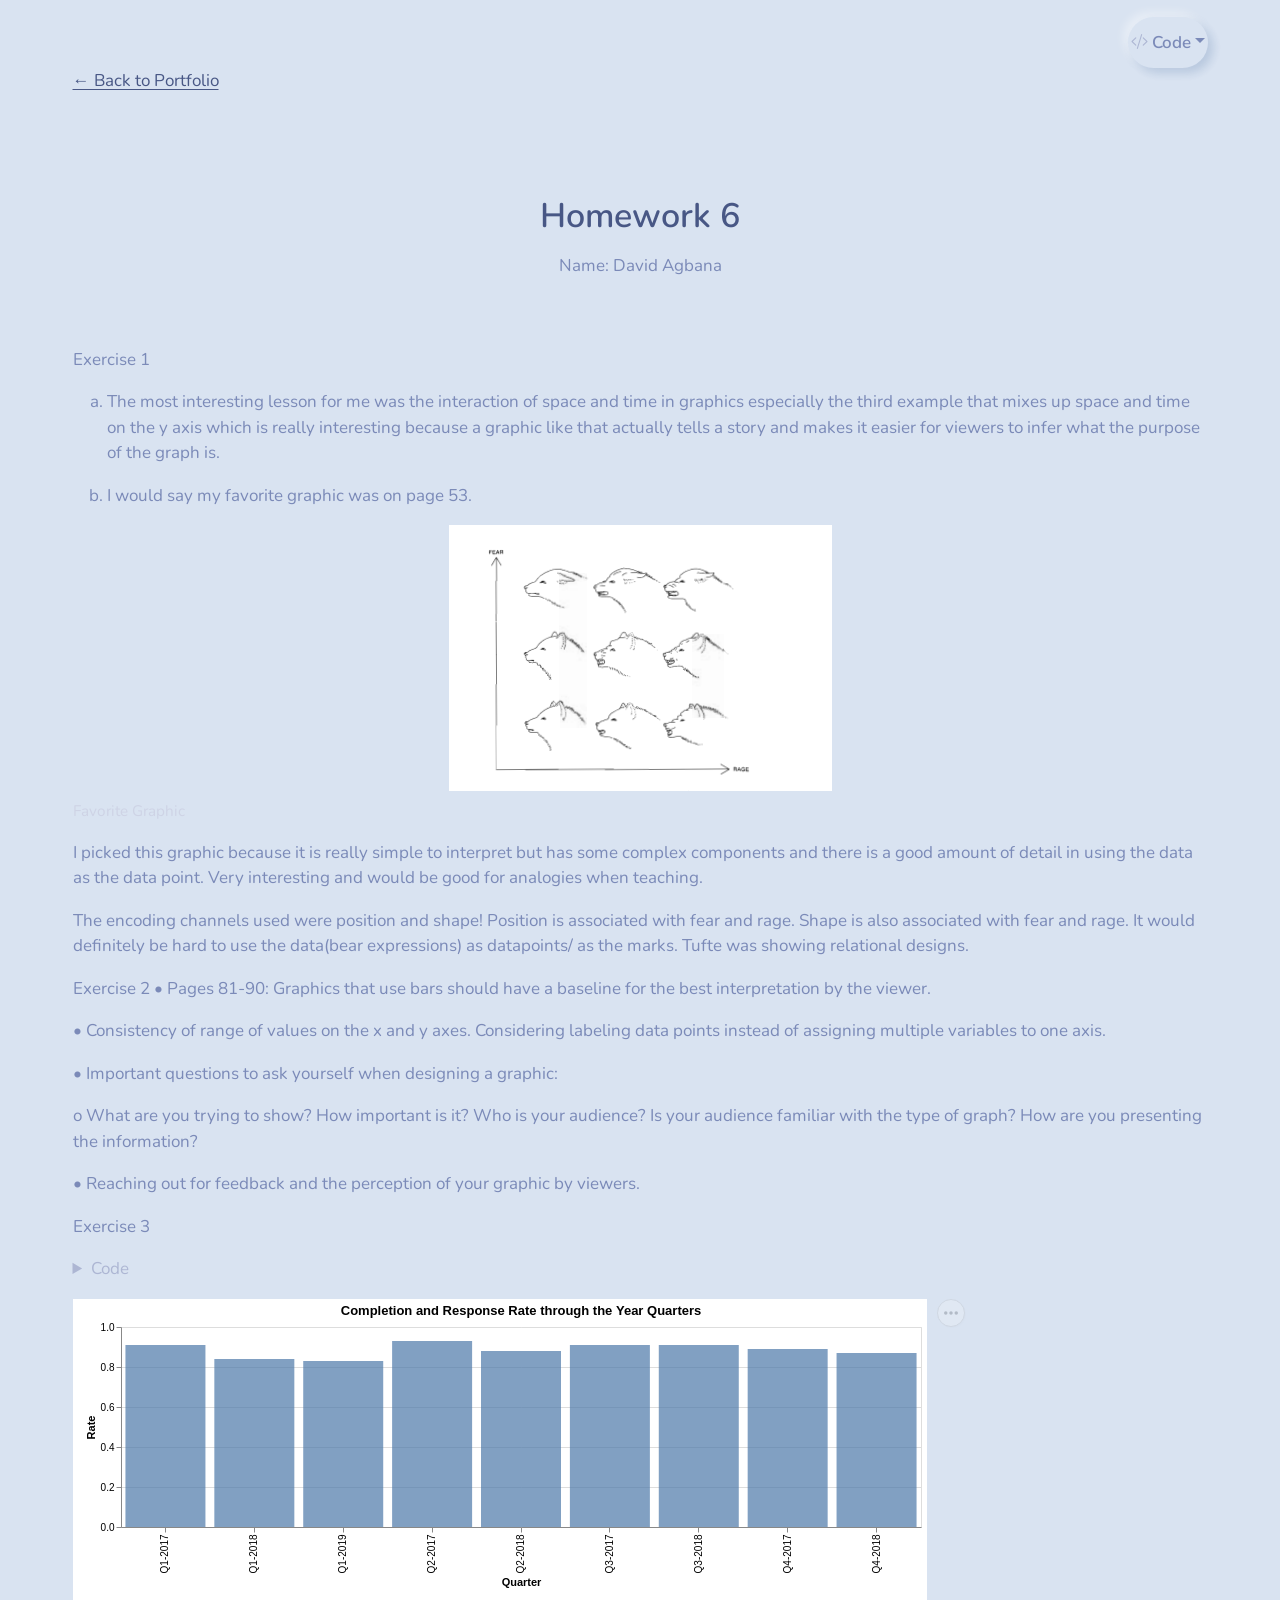
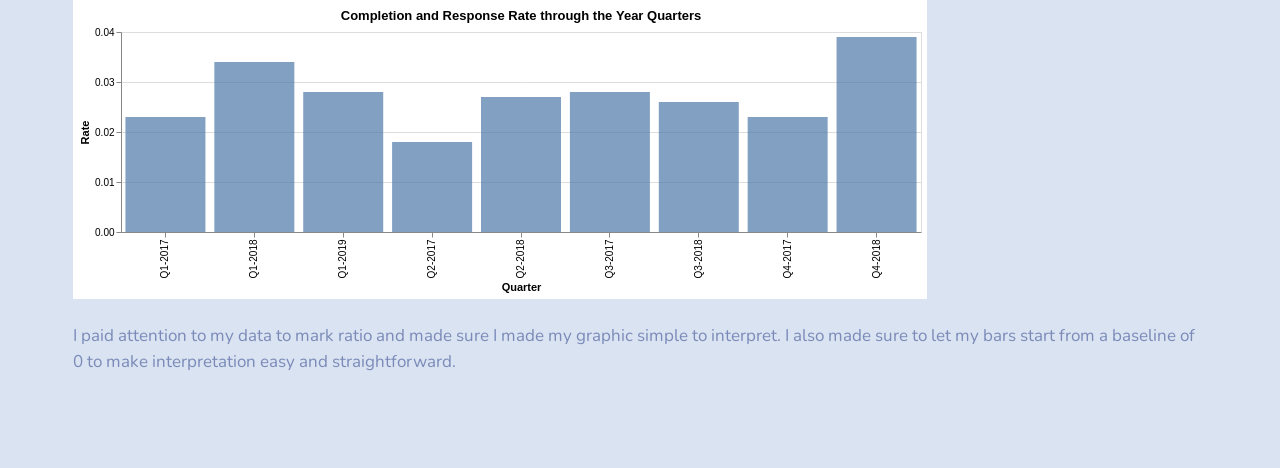
<file: docs/hw6/index.html>
<!DOCTYPE html>
<html xmlns="http://www.w3.org/1999/xhtml" lang="en" xml:lang="en"><head>

<meta charset="utf-8">
<meta name="generator" content="quarto-1.7.32">

<meta name="viewport" content="width=device-width, initial-scale=1.0, user-scalable=yes">


<title>hw6</title>
<style>
code{white-space: pre-wrap;}
span.smallcaps{font-variant: small-caps;}
div.columns{display: flex; gap: min(4vw, 1.5em);}
div.column{flex: auto; overflow-x: auto;}
div.hanging-indent{margin-left: 1.5em; text-indent: -1.5em;}
ul.task-list{list-style: none;}
ul.task-list li input[type="checkbox"] {
  width: 0.8em;
  margin: 0 0.8em 0.2em -1em; /* quarto-specific, see https://github.com/quarto-dev/quarto-cli/issues/4556 */ 
  vertical-align: middle;
}
/* CSS for syntax highlighting */
html { -webkit-text-size-adjust: 100%; }
pre > code.sourceCode { white-space: pre; position: relative; }
pre > code.sourceCode > span { display: inline-block; line-height: 1.25; }
pre > code.sourceCode > span:empty { height: 1.2em; }
.sourceCode { overflow: visible; }
code.sourceCode > span { color: inherit; text-decoration: inherit; }
div.sourceCode { margin: 1em 0; }
pre.sourceCode { margin: 0; }
@media screen {
div.sourceCode { overflow: auto; }
}
@media print {
pre > code.sourceCode { white-space: pre-wrap; }
pre > code.sourceCode > span { text-indent: -5em; padding-left: 5em; }
}
pre.numberSource code
  { counter-reset: source-line 0; }
pre.numberSource code > span
  { position: relative; left: -4em; counter-increment: source-line; }
pre.numberSource code > span > a:first-child::before
  { content: counter(source-line);
    position: relative; left: -1em; text-align: right; vertical-align: baseline;
    border: none; display: inline-block;
    -webkit-touch-callout: none; -webkit-user-select: none;
    -khtml-user-select: none; -moz-user-select: none;
    -ms-user-select: none; user-select: none;
    padding: 0 4px; width: 4em;
  }
pre.numberSource { margin-left: 3em;  padding-left: 4px; }
div.sourceCode
  {   }
@media screen {
pre > code.sourceCode > span > a:first-child::before { text-decoration: underline; }
}
</style>


<script src="hw6_files/libs/clipboard/clipboard.min.js"></script>
<script src="hw6_files/libs/quarto-html/quarto.js" type="module"></script>
<script src="hw6_files/libs/quarto-html/tabsets/tabsets.js" type="module"></script>
<script src="hw6_files/libs/quarto-html/popper.min.js"></script>
<script src="hw6_files/libs/quarto-html/tippy.umd.min.js"></script>
<script src="hw6_files/libs/quarto-html/anchor.min.js"></script>
<link href="hw6_files/libs/quarto-html/tippy.css" rel="stylesheet">
<link href="hw6_files/libs/quarto-html/quarto-syntax-highlighting-37eea08aefeeee20ff55810ff984fec1.css" rel="stylesheet" id="quarto-text-highlighting-styles">
<script src="hw6_files/libs/bootstrap/bootstrap.min.js"></script>
<link href="hw6_files/libs/bootstrap/bootstrap-icons.css" rel="stylesheet">
<link href="hw6_files/libs/bootstrap/bootstrap-789b785d2f60d04b826a61169c80d2f1.min.css" rel="stylesheet" append-hash="true" id="quarto-bootstrap" data-mode="light">
<script src="hw6_files/libs/htmlwidgets-1.6.4/htmlwidgets.js"></script>
<script src="hw6_files/libs/vega-5.24.0/vega@5.24.0.min.js"></script>
<script src="hw6_files/libs/vega-lite-5.16.3/vega-lite@5.16.3.min.js"></script>
<link href="hw6_files/libs/vega-embed-6.22.2/vega-embed.css" rel="stylesheet">
<script src="hw6_files/libs/vega-embed-6.22.2/vega-embed@6.22.2.min.js"></script>
<script src="hw6_files/libs/vegawidget-vl5-binding-0.5.0/vegawidget-vl5.js"></script>


</head>

<body class="quarto-light">

<div id="quarto-content" class="page-columns page-rows-contents page-layout-full">

<main class="content column-page" id="quarto-document-content"><div class="quarto-title-block"><div class="quarto-title-tools-only"><h1></h1><button type="button" class="btn code-tools-button dropdown-toggle" id="quarto-code-tools-menu" data-bs-toggle="dropdown" aria-expanded="false"><i class="bi"></i> Code</button><ul class="dropdown-menu dropdown-menu-end" aria-labelelledby="quarto-code-tools-menu"><li><a id="quarto-show-all-code" class="dropdown-item" href="javascript:void(0)" role="button">Show All Code</a></li><li><a id="quarto-hide-all-code" class="dropdown-item" href="javascript:void(0)" role="button">Hide All Code</a></li><li><hr class="dropdown-divider"></li><li><a id="quarto-view-source" class="dropdown-item" href="javascript:void(0)" role="button">View Source</a></li></ul></div></div>




<p><a href="../index.html">← Back to Portfolio</a></p>
<section id="homework-6" class="level1 text-center py-5">
<h1>Homework 6</h1>
<p>Name: David Agbana</p>
</section>
<p>Exercise 1</p>
<ol type="a">
<li><p>The most interesting lesson for me was the interaction of space and time in graphics especially the third example that mixes up space and time on the y axis which is really interesting because a graphic like that actually tells a story and makes it easier for viewers to infer what the purpose of the graph is.</p></li>
<li><p>I would say my favorite graphic was on page 53.</p></li>
</ol>
<div class="quarto-figure quarto-figure-center">
<figure class="figure">
<p><img src="./Screenshot%202026-02-18%20175331.png" class="img-fluid figure-img"></p>
<figcaption>Favorite Graphic</figcaption>
</figure>
</div>
<p>I picked this graphic because it is really simple to interpret but has some complex components and there is a good amount of detail in using the data as the data point. Very interesting and would be good for analogies when teaching.</p>
<p>The encoding channels used were position and shape! Position is associated with fear and rage. Shape is also associated with fear and rage. It would definitely be hard to use the data(bear expressions) as datapoints/ as the marks. Tufte was showing relational designs.</p>
<p>Exercise 2 • Pages 81-90: Graphics that use bars should have a baseline for the best interpretation by the viewer.</p>
<p>• Consistency of range of values on the x and y axes. Considering labeling data points instead of assigning multiple variables to one axis.</p>
<p>• Important questions to ask yourself when designing a graphic:</p>
<p>o What are you trying to show? How important is it? Who is your audience? Is your audience familiar with the type of graph? How are you presenting the information?</p>
<p>• Reaching out for feedback and the perception of your graphic by viewers.</p>
<p>Exercise 3</p>
<div class="cell">
<details class="code-fold">
<summary>Code</summary>
<div class="sourceCode cell-code" id="cb1"><pre class="sourceCode r code-with-copy"><code class="sourceCode r"><span id="cb1-1"><a href="#cb1-1" aria-hidden="true" tabindex="-1"></a><span class="fu">library</span>(vegawidget)</span>
<span id="cb1-2"><a href="#cb1-2" aria-hidden="true" tabindex="-1"></a><span class="st">'</span></span>
<span id="cb1-3"><a href="#cb1-3" aria-hidden="true" tabindex="-1"></a><span class="st">{</span></span>
<span id="cb1-4"><a href="#cb1-4" aria-hidden="true" tabindex="-1"></a><span class="st">  "$schema": "https://vega.github.io/schema/vega-lite/v5.json",</span></span>
<span id="cb1-5"><a href="#cb1-5" aria-hidden="true" tabindex="-1"></a><span class="st">  "data": {</span></span>
<span id="cb1-6"><a href="#cb1-6" aria-hidden="true" tabindex="-1"></a><span class="st">    "values": [</span></span>
<span id="cb1-7"><a href="#cb1-7" aria-hidden="true" tabindex="-1"></a><span class="st">      {"Date": "Q1-2017", "Completion Rate": 0.91, "Response Rate": 0.023},</span></span>
<span id="cb1-8"><a href="#cb1-8" aria-hidden="true" tabindex="-1"></a><span class="st">      {"Date": "Q2-2017", "Completion Rate": 0.93, "Response Rate": 0.018},</span></span>
<span id="cb1-9"><a href="#cb1-9" aria-hidden="true" tabindex="-1"></a><span class="st">      {"Date": "Q3-2017", "Completion Rate": 0.91, "Response Rate": 0.028},</span></span>
<span id="cb1-10"><a href="#cb1-10" aria-hidden="true" tabindex="-1"></a><span class="st">      {"Date": "Q4-2017", "Completion Rate": 0.89, "Response Rate": 0.023},</span></span>
<span id="cb1-11"><a href="#cb1-11" aria-hidden="true" tabindex="-1"></a><span class="st">      {"Date": "Q1-2018", "Completion Rate": 0.84, "Response Rate": 0.034},</span></span>
<span id="cb1-12"><a href="#cb1-12" aria-hidden="true" tabindex="-1"></a><span class="st">      {"Date": "Q2-2018", "Completion Rate": 0.88, "Response Rate": 0.027},</span></span>
<span id="cb1-13"><a href="#cb1-13" aria-hidden="true" tabindex="-1"></a><span class="st">      {"Date": "Q3-2018", "Completion Rate": 0.91, "Response Rate": 0.026},</span></span>
<span id="cb1-14"><a href="#cb1-14" aria-hidden="true" tabindex="-1"></a><span class="st">      {"Date": "Q4-2018", "Completion Rate": 0.87, "Response Rate": 0.039},</span></span>
<span id="cb1-15"><a href="#cb1-15" aria-hidden="true" tabindex="-1"></a><span class="st">      {"Date": "Q1-2019", "Completion Rate": 0.83, "Response Rate": 0.028}</span></span>
<span id="cb1-16"><a href="#cb1-16" aria-hidden="true" tabindex="-1"></a><span class="st">    ]</span></span>
<span id="cb1-17"><a href="#cb1-17" aria-hidden="true" tabindex="-1"></a><span class="st">  },</span></span>
<span id="cb1-18"><a href="#cb1-18" aria-hidden="true" tabindex="-1"></a><span class="st">  "repeat": {</span></span>
<span id="cb1-19"><a href="#cb1-19" aria-hidden="true" tabindex="-1"></a><span class="st">    "row": ["Completion Rate", "Response Rate"]</span></span>
<span id="cb1-20"><a href="#cb1-20" aria-hidden="true" tabindex="-1"></a><span class="st">  },</span></span>
<span id="cb1-21"><a href="#cb1-21" aria-hidden="true" tabindex="-1"></a><span class="st">  "spec": {</span></span>
<span id="cb1-22"><a href="#cb1-22" aria-hidden="true" tabindex="-1"></a><span class="st">    "width": 800,</span></span>
<span id="cb1-23"><a href="#cb1-23" aria-hidden="true" tabindex="-1"></a><span class="st">    "height": 200,</span></span>
<span id="cb1-24"><a href="#cb1-24" aria-hidden="true" tabindex="-1"></a><span class="st">    "title": "Completion and Response Rate through the Year Quarters",</span></span>
<span id="cb1-25"><a href="#cb1-25" aria-hidden="true" tabindex="-1"></a><span class="st">    "mark": "bar",</span></span>
<span id="cb1-26"><a href="#cb1-26" aria-hidden="true" tabindex="-1"></a><span class="st">    "encoding": {</span></span>
<span id="cb1-27"><a href="#cb1-27" aria-hidden="true" tabindex="-1"></a><span class="st">      "x": {"field": "Date", "type": "ordinal", "title": "Quarter"},</span></span>
<span id="cb1-28"><a href="#cb1-28" aria-hidden="true" tabindex="-1"></a><span class="st">      "y": {</span></span>
<span id="cb1-29"><a href="#cb1-29" aria-hidden="true" tabindex="-1"></a><span class="st">        "field": {"repeat": "row"},</span></span>
<span id="cb1-30"><a href="#cb1-30" aria-hidden="true" tabindex="-1"></a><span class="st">        "type": "quantitative",</span></span>
<span id="cb1-31"><a href="#cb1-31" aria-hidden="true" tabindex="-1"></a><span class="st">        "title": "Rate"</span></span>
<span id="cb1-32"><a href="#cb1-32" aria-hidden="true" tabindex="-1"></a><span class="st">      },</span></span>
<span id="cb1-33"><a href="#cb1-33" aria-hidden="true" tabindex="-1"></a><span class="st">      "opacity": {"value": 0.7}</span></span>
<span id="cb1-34"><a href="#cb1-34" aria-hidden="true" tabindex="-1"></a><span class="st">    }</span></span>
<span id="cb1-35"><a href="#cb1-35" aria-hidden="true" tabindex="-1"></a><span class="st">  }</span></span>
<span id="cb1-36"><a href="#cb1-36" aria-hidden="true" tabindex="-1"></a><span class="st">}</span></span>
<span id="cb1-37"><a href="#cb1-37" aria-hidden="true" tabindex="-1"></a><span class="st">'</span><span class="sc">|&gt;</span> <span class="fu">as_vegaspec</span>()</span></code><button title="Copy to Clipboard" class="code-copy-button"><i class="bi"></i></button></pre></div>
</details>
<div class="cell-output-display">
<div id="htmlwidget-9e63f9b647bfb267e811" style="width:auto;height:auto;" class="vegawidget-vl5 html-widget"></div>
<script type="application/json" data-for="htmlwidget-9e63f9b647bfb267e811">{"x":{
  "chart_spec": {
    "$schema": "https://vega.github.io/schema/vega-lite/v5.json",
    "data": {
      "values": [
        {
          "Date": "Q1-2017",
          "Completion Rate": 0.91,
          "Response Rate": 0.023
        },
        {
          "Date": "Q2-2017",
          "Completion Rate": 0.93,
          "Response Rate": 0.018
        },
        {
          "Date": "Q3-2017",
          "Completion Rate": 0.91,
          "Response Rate": 0.028
        },
        {
          "Date": "Q4-2017",
          "Completion Rate": 0.89,
          "Response Rate": 0.023
        },
        {
          "Date": "Q1-2018",
          "Completion Rate": 0.84,
          "Response Rate": 0.034
        },
        {
          "Date": "Q2-2018",
          "Completion Rate": 0.88,
          "Response Rate": 0.027
        },
        {
          "Date": "Q3-2018",
          "Completion Rate": 0.91,
          "Response Rate": 0.026
        },
        {
          "Date": "Q4-2018",
          "Completion Rate": 0.87,
          "Response Rate": 0.039
        },
        {
          "Date": "Q1-2019",
          "Completion Rate": 0.83,
          "Response Rate": 0.028
        }
      ]
    },
    "repeat": {
      "row": [
        "Completion Rate",
        "Response Rate"
      ]
    },
    "spec": {
      "width": 800,
      "height": 200,
      "title": "Completion and Response Rate through the Year Quarters",
      "mark": "bar",
      "encoding": {
        "x": {
          "field": "Date",
          "type": "ordinal",
          "title": "Quarter"
        },
        "y": {
          "field": {
            "repeat": "row"
          },
          "type": "quantitative",
          "title": "Rate"
        },
        "opacity": {
          "value": 0.7
        }
      }
    }
  },
  "embed_options": {
    "renderer": "canvas",
    "defaultStyle": true
  }
},"evals":[],"jsHooks":[]}</script>
</div>
</div>
<p>I paid attention to my data to mark ratio and made sure I made my graphic simple to interpret. I also made sure to let my bars start from a baseline of 0 to make interpretation easy and straightforward.</p>
<!-- -->


</main>
<!-- /main column -->
<script id="quarto-html-after-body" type="application/javascript">
  window.document.addEventListener("DOMContentLoaded", function (event) {
    const icon = "";
    const anchorJS = new window.AnchorJS();
    anchorJS.options = {
      placement: 'right',
      icon: icon
    };
    anchorJS.add('.anchored');
    const isCodeAnnotation = (el) => {
      for (const clz of el.classList) {
        if (clz.startsWith('code-annotation-')) {                     
          return true;
        }
      }
      return false;
    }
    const onCopySuccess = function(e) {
      // button target
      const button = e.trigger;
      // don't keep focus
      button.blur();
      // flash "checked"
      button.classList.add('code-copy-button-checked');
      var currentTitle = button.getAttribute("title");
      button.setAttribute("title", "Copied!");
      let tooltip;
      if (window.bootstrap) {
        button.setAttribute("data-bs-toggle", "tooltip");
        button.setAttribute("data-bs-placement", "left");
        button.setAttribute("data-bs-title", "Copied!");
        tooltip = new bootstrap.Tooltip(button, 
          { trigger: "manual", 
            customClass: "code-copy-button-tooltip",
            offset: [0, -8]});
        tooltip.show();    
      }
      setTimeout(function() {
        if (tooltip) {
          tooltip.hide();
          button.removeAttribute("data-bs-title");
          button.removeAttribute("data-bs-toggle");
          button.removeAttribute("data-bs-placement");
        }
        button.setAttribute("title", currentTitle);
        button.classList.remove('code-copy-button-checked');
      }, 1000);
      // clear code selection
      e.clearSelection();
    }
    const getTextToCopy = function(trigger) {
        const codeEl = trigger.previousElementSibling.cloneNode(true);
        for (const childEl of codeEl.children) {
          if (isCodeAnnotation(childEl)) {
            childEl.remove();
          }
        }
        return codeEl.innerText;
    }
    const clipboard = new window.ClipboardJS('.code-copy-button:not([data-in-quarto-modal])', {
      text: getTextToCopy
    });
    clipboard.on('success', onCopySuccess);
    if (window.document.getElementById('quarto-embedded-source-code-modal')) {
      const clipboardModal = new window.ClipboardJS('.code-copy-button[data-in-quarto-modal]', {
        text: getTextToCopy,
        container: window.document.getElementById('quarto-embedded-source-code-modal')
      });
      clipboardModal.on('success', onCopySuccess);
    }
    const viewSource = window.document.getElementById('quarto-view-source') ||
                       window.document.getElementById('quarto-code-tools-source');
    if (viewSource) {
      const sourceUrl = viewSource.getAttribute("data-quarto-source-url");
      viewSource.addEventListener("click", function(e) {
        if (sourceUrl) {
          // rstudio viewer pane
          if (/\bcapabilities=\b/.test(window.location)) {
            window.open(sourceUrl);
          } else {
            window.location.href = sourceUrl;
          }
        } else {
          const modal = new bootstrap.Modal(document.getElementById('quarto-embedded-source-code-modal'));
          modal.show();
        }
        return false;
      });
    }
    function toggleCodeHandler(show) {
      return function(e) {
        const detailsSrc = window.document.querySelectorAll(".cell > details > .sourceCode");
        for (let i=0; i<detailsSrc.length; i++) {
          const details = detailsSrc[i].parentElement;
          if (show) {
            details.open = true;
          } else {
            details.removeAttribute("open");
          }
        }
        const cellCodeDivs = window.document.querySelectorAll(".cell > .sourceCode");
        const fromCls = show ? "hidden" : "unhidden";
        const toCls = show ? "unhidden" : "hidden";
        for (let i=0; i<cellCodeDivs.length; i++) {
          const codeDiv = cellCodeDivs[i];
          if (codeDiv.classList.contains(fromCls)) {
            codeDiv.classList.remove(fromCls);
            codeDiv.classList.add(toCls);
          } 
        }
        return false;
      }
    }
    const hideAllCode = window.document.getElementById("quarto-hide-all-code");
    if (hideAllCode) {
      hideAllCode.addEventListener("click", toggleCodeHandler(false));
    }
    const showAllCode = window.document.getElementById("quarto-show-all-code");
    if (showAllCode) {
      showAllCode.addEventListener("click", toggleCodeHandler(true));
    }
      var localhostRegex = new RegExp(/^(?:http|https):\/\/localhost\:?[0-9]*\//);
      var mailtoRegex = new RegExp(/^mailto:/);
        var filterRegex = new RegExp('/' + window.location.host + '/');
      var isInternal = (href) => {
          return filterRegex.test(href) || localhostRegex.test(href) || mailtoRegex.test(href);
      }
      // Inspect non-navigation links and adorn them if external
     var links = window.document.querySelectorAll('a[href]:not(.nav-link):not(.navbar-brand):not(.toc-action):not(.sidebar-link):not(.sidebar-item-toggle):not(.pagination-link):not(.no-external):not([aria-hidden]):not(.dropdown-item):not(.quarto-navigation-tool):not(.about-link)');
      for (var i=0; i<links.length; i++) {
        const link = links[i];
        if (!isInternal(link.href)) {
          // undo the damage that might have been done by quarto-nav.js in the case of
          // links that we want to consider external
          if (link.dataset.originalHref !== undefined) {
            link.href = link.dataset.originalHref;
          }
        }
      }
    function tippyHover(el, contentFn, onTriggerFn, onUntriggerFn) {
      const config = {
        allowHTML: true,
        maxWidth: 500,
        delay: 100,
        arrow: false,
        appendTo: function(el) {
            return el.parentElement;
        },
        interactive: true,
        interactiveBorder: 10,
        theme: 'quarto',
        placement: 'bottom-start',
      };
      if (contentFn) {
        config.content = contentFn;
      }
      if (onTriggerFn) {
        config.onTrigger = onTriggerFn;
      }
      if (onUntriggerFn) {
        config.onUntrigger = onUntriggerFn;
      }
      window.tippy(el, config); 
    }
    const noterefs = window.document.querySelectorAll('a[role="doc-noteref"]');
    for (var i=0; i<noterefs.length; i++) {
      const ref = noterefs[i];
      tippyHover(ref, function() {
        // use id or data attribute instead here
        let href = ref.getAttribute('data-footnote-href') || ref.getAttribute('href');
        try { href = new URL(href).hash; } catch {}
        const id = href.replace(/^#\/?/, "");
        const note = window.document.getElementById(id);
        if (note) {
          return note.innerHTML;
        } else {
          return "";
        }
      });
    }
    const xrefs = window.document.querySelectorAll('a.quarto-xref');
    const processXRef = (id, note) => {
      // Strip column container classes
      const stripColumnClz = (el) => {
        el.classList.remove("page-full", "page-columns");
        if (el.children) {
          for (const child of el.children) {
            stripColumnClz(child);
          }
        }
      }
      stripColumnClz(note)
      if (id === null || id.startsWith('sec-')) {
        // Special case sections, only their first couple elements
        const container = document.createElement("div");
        if (note.children && note.children.length > 2) {
          container.appendChild(note.children[0].cloneNode(true));
          for (let i = 1; i < note.children.length; i++) {
            const child = note.children[i];
            if (child.tagName === "P" && child.innerText === "") {
              continue;
            } else {
              container.appendChild(child.cloneNode(true));
              break;
            }
          }
          if (window.Quarto?.typesetMath) {
            window.Quarto.typesetMath(container);
          }
          return container.innerHTML
        } else {
          if (window.Quarto?.typesetMath) {
            window.Quarto.typesetMath(note);
          }
          return note.innerHTML;
        }
      } else {
        // Remove any anchor links if they are present
        const anchorLink = note.querySelector('a.anchorjs-link');
        if (anchorLink) {
          anchorLink.remove();
        }
        if (window.Quarto?.typesetMath) {
          window.Quarto.typesetMath(note);
        }
        if (note.classList.contains("callout")) {
          return note.outerHTML;
        } else {
          return note.innerHTML;
        }
      }
    }
    for (var i=0; i<xrefs.length; i++) {
      const xref = xrefs[i];
      tippyHover(xref, undefined, function(instance) {
        instance.disable();
        let url = xref.getAttribute('href');
        let hash = undefined; 
        if (url.startsWith('#')) {
          hash = url;
        } else {
          try { hash = new URL(url).hash; } catch {}
        }
        if (hash) {
          const id = hash.replace(/^#\/?/, "");
          const note = window.document.getElementById(id);
          if (note !== null) {
            try {
              const html = processXRef(id, note.cloneNode(true));
              instance.setContent(html);
            } finally {
              instance.enable();
              instance.show();
            }
          } else {
            // See if we can fetch this
            fetch(url.split('#')[0])
            .then(res => res.text())
            .then(html => {
              const parser = new DOMParser();
              const htmlDoc = parser.parseFromString(html, "text/html");
              const note = htmlDoc.getElementById(id);
              if (note !== null) {
                const html = processXRef(id, note);
                instance.setContent(html);
              } 
            }).finally(() => {
              instance.enable();
              instance.show();
            });
          }
        } else {
          // See if we can fetch a full url (with no hash to target)
          // This is a special case and we should probably do some content thinning / targeting
          fetch(url)
          .then(res => res.text())
          .then(html => {
            const parser = new DOMParser();
            const htmlDoc = parser.parseFromString(html, "text/html");
            const note = htmlDoc.querySelector('main.content');
            if (note !== null) {
              // This should only happen for chapter cross references
              // (since there is no id in the URL)
              // remove the first header
              if (note.children.length > 0 && note.children[0].tagName === "HEADER") {
                note.children[0].remove();
              }
              const html = processXRef(null, note);
              instance.setContent(html);
            } 
          }).finally(() => {
            instance.enable();
            instance.show();
          });
        }
      }, function(instance) {
      });
    }
        let selectedAnnoteEl;
        const selectorForAnnotation = ( cell, annotation) => {
          let cellAttr = 'data-code-cell="' + cell + '"';
          let lineAttr = 'data-code-annotation="' +  annotation + '"';
          const selector = 'span[' + cellAttr + '][' + lineAttr + ']';
          return selector;
        }
        const selectCodeLines = (annoteEl) => {
          const doc = window.document;
          const targetCell = annoteEl.getAttribute("data-target-cell");
          const targetAnnotation = annoteEl.getAttribute("data-target-annotation");
          const annoteSpan = window.document.querySelector(selectorForAnnotation(targetCell, targetAnnotation));
          const lines = annoteSpan.getAttribute("data-code-lines").split(",");
          const lineIds = lines.map((line) => {
            return targetCell + "-" + line;
          })
          let top = null;
          let height = null;
          let parent = null;
          if (lineIds.length > 0) {
              //compute the position of the single el (top and bottom and make a div)
              const el = window.document.getElementById(lineIds[0]);
              top = el.offsetTop;
              height = el.offsetHeight;
              parent = el.parentElement.parentElement;
            if (lineIds.length > 1) {
              const lastEl = window.document.getElementById(lineIds[lineIds.length - 1]);
              const bottom = lastEl.offsetTop + lastEl.offsetHeight;
              height = bottom - top;
            }
            if (top !== null && height !== null && parent !== null) {
              // cook up a div (if necessary) and position it 
              let div = window.document.getElementById("code-annotation-line-highlight");
              if (div === null) {
                div = window.document.createElement("div");
                div.setAttribute("id", "code-annotation-line-highlight");
                div.style.position = 'absolute';
                parent.appendChild(div);
              }
              div.style.top = top - 2 + "px";
              div.style.height = height + 4 + "px";
              div.style.left = 0;
              let gutterDiv = window.document.getElementById("code-annotation-line-highlight-gutter");
              if (gutterDiv === null) {
                gutterDiv = window.document.createElement("div");
                gutterDiv.setAttribute("id", "code-annotation-line-highlight-gutter");
                gutterDiv.style.position = 'absolute';
                const codeCell = window.document.getElementById(targetCell);
                const gutter = codeCell.querySelector('.code-annotation-gutter');
                gutter.appendChild(gutterDiv);
              }
              gutterDiv.style.top = top - 2 + "px";
              gutterDiv.style.height = height + 4 + "px";
            }
            selectedAnnoteEl = annoteEl;
          }
        };
        const unselectCodeLines = () => {
          const elementsIds = ["code-annotation-line-highlight", "code-annotation-line-highlight-gutter"];
          elementsIds.forEach((elId) => {
            const div = window.document.getElementById(elId);
            if (div) {
              div.remove();
            }
          });
          selectedAnnoteEl = undefined;
        };
          // Handle positioning of the toggle
      window.addEventListener(
        "resize",
        throttle(() => {
          elRect = undefined;
          if (selectedAnnoteEl) {
            selectCodeLines(selectedAnnoteEl);
          }
        }, 10)
      );
      function throttle(fn, ms) {
      let throttle = false;
      let timer;
        return (...args) => {
          if(!throttle) { // first call gets through
              fn.apply(this, args);
              throttle = true;
          } else { // all the others get throttled
              if(timer) clearTimeout(timer); // cancel #2
              timer = setTimeout(() => {
                fn.apply(this, args);
                timer = throttle = false;
              }, ms);
          }
        };
      }
        // Attach click handler to the DT
        const annoteDls = window.document.querySelectorAll('dt[data-target-cell]');
        for (const annoteDlNode of annoteDls) {
          annoteDlNode.addEventListener('click', (event) => {
            const clickedEl = event.target;
            if (clickedEl !== selectedAnnoteEl) {
              unselectCodeLines();
              const activeEl = window.document.querySelector('dt[data-target-cell].code-annotation-active');
              if (activeEl) {
                activeEl.classList.remove('code-annotation-active');
              }
              selectCodeLines(clickedEl);
              clickedEl.classList.add('code-annotation-active');
            } else {
              // Unselect the line
              unselectCodeLines();
              clickedEl.classList.remove('code-annotation-active');
            }
          });
        }
    const findCites = (el) => {
      const parentEl = el.parentElement;
      if (parentEl) {
        const cites = parentEl.dataset.cites;
        if (cites) {
          return {
            el,
            cites: cites.split(' ')
          };
        } else {
          return findCites(el.parentElement)
        }
      } else {
        return undefined;
      }
    };
    var bibliorefs = window.document.querySelectorAll('a[role="doc-biblioref"]');
    for (var i=0; i<bibliorefs.length; i++) {
      const ref = bibliorefs[i];
      const citeInfo = findCites(ref);
      if (citeInfo) {
        tippyHover(citeInfo.el, function() {
          var popup = window.document.createElement('div');
          citeInfo.cites.forEach(function(cite) {
            var citeDiv = window.document.createElement('div');
            citeDiv.classList.add('hanging-indent');
            citeDiv.classList.add('csl-entry');
            var biblioDiv = window.document.getElementById('ref-' + cite);
            if (biblioDiv) {
              citeDiv.innerHTML = biblioDiv.innerHTML;
            }
            popup.appendChild(citeDiv);
          });
          return popup.innerHTML;
        });
      }
    }
  });
  </script><div class="modal fade" id="quarto-embedded-source-code-modal" tabindex="-1" aria-labelledby="quarto-embedded-source-code-modal-label" aria-hidden="true"><div class="modal-dialog modal-dialog-scrollable"><div class="modal-content"><div class="modal-header"><h5 class="modal-title" id="quarto-embedded-source-code-modal-label">Source Code</h5><button class="btn-close" data-bs-dismiss="modal"></button></div><div class="modal-body"><div class="">
<div class="sourceCode" id="cb2" data-shortcodes="false"><pre class="sourceCode markdown code-with-copy"><code class="sourceCode markdown"><span id="cb2-1"><a href="#cb2-1" aria-hidden="true" tabindex="-1"></a><span class="co">---</span></span>
<span id="cb2-2"><a href="#cb2-2" aria-hidden="true" tabindex="-1"></a><span class="an">title:</span><span class="co"> ""</span></span>
<span id="cb2-3"><a href="#cb2-3" aria-hidden="true" tabindex="-1"></a><span class="an">format:</span><span class="co"> </span></span>
<span id="cb2-4"><a href="#cb2-4" aria-hidden="true" tabindex="-1"></a><span class="co">  html:</span></span>
<span id="cb2-5"><a href="#cb2-5" aria-hidden="true" tabindex="-1"></a><span class="co">    code-fold: true</span></span>
<span id="cb2-6"><a href="#cb2-6" aria-hidden="true" tabindex="-1"></a><span class="co">    code-tools: true</span></span>
<span id="cb2-7"><a href="#cb2-7" aria-hidden="true" tabindex="-1"></a><span class="co">    theme: morph</span></span>
<span id="cb2-8"><a href="#cb2-8" aria-hidden="true" tabindex="-1"></a><span class="co">    page-layout: full</span></span>
<span id="cb2-9"><a href="#cb2-9" aria-hidden="true" tabindex="-1"></a><span class="an">output-file:</span><span class="co"> "index"</span></span>
<span id="cb2-10"><a href="#cb2-10" aria-hidden="true" tabindex="-1"></a><span class="an">execute:</span></span>
<span id="cb2-11"><a href="#cb2-11" aria-hidden="true" tabindex="-1"></a><span class="co">  echo: true</span></span>
<span id="cb2-12"><a href="#cb2-12" aria-hidden="true" tabindex="-1"></a><span class="co">---</span></span>
<span id="cb2-13"><a href="#cb2-13" aria-hidden="true" tabindex="-1"></a></span>
<span id="cb2-14"><a href="#cb2-14" aria-hidden="true" tabindex="-1"></a><span class="co">[</span><span class="ot">← Back to Portfolio</span><span class="co">](../index.html)</span></span>
<span id="cb2-15"><a href="#cb2-15" aria-hidden="true" tabindex="-1"></a></span>
<span id="cb2-16"><a href="#cb2-16" aria-hidden="true" tabindex="-1"></a>::: {.text-center .py-5}</span>
<span id="cb2-17"><a href="#cb2-17" aria-hidden="true" tabindex="-1"></a><span class="fu"># Homework 6</span></span>
<span id="cb2-18"><a href="#cb2-18" aria-hidden="true" tabindex="-1"></a></span>
<span id="cb2-19"><a href="#cb2-19" aria-hidden="true" tabindex="-1"></a>Name: David Agbana</span>
<span id="cb2-20"><a href="#cb2-20" aria-hidden="true" tabindex="-1"></a>:::</span>
<span id="cb2-21"><a href="#cb2-21" aria-hidden="true" tabindex="-1"></a></span>
<span id="cb2-22"><a href="#cb2-22" aria-hidden="true" tabindex="-1"></a>Exercise 1</span>
<span id="cb2-23"><a href="#cb2-23" aria-hidden="true" tabindex="-1"></a></span>
<span id="cb2-24"><a href="#cb2-24" aria-hidden="true" tabindex="-1"></a></span>
<span id="cb2-25"><a href="#cb2-25" aria-hidden="true" tabindex="-1"></a>a.  The most interesting lesson for me was the interaction of space and time in graphics especially the third example that mixes up space and time on the y axis which is really interesting because a graphic like that actually tells a story and makes it easier for viewers to infer what the purpose of the graph is.</span>
<span id="cb2-26"><a href="#cb2-26" aria-hidden="true" tabindex="-1"></a></span>
<span id="cb2-27"><a href="#cb2-27" aria-hidden="true" tabindex="-1"></a></span>
<span id="cb2-28"><a href="#cb2-28" aria-hidden="true" tabindex="-1"></a>b.  I would say my favorite graphic was on page 53.</span>
<span id="cb2-29"><a href="#cb2-29" aria-hidden="true" tabindex="-1"></a></span>
<span id="cb2-30"><a href="#cb2-30" aria-hidden="true" tabindex="-1"></a></span>
<span id="cb2-31"><a href="#cb2-31" aria-hidden="true" tabindex="-1"></a><span class="al">![Favorite Graphic](/Screenshot 2026-02-18 175331.png)</span></span>
<span id="cb2-32"><a href="#cb2-32" aria-hidden="true" tabindex="-1"></a></span>
<span id="cb2-33"><a href="#cb2-33" aria-hidden="true" tabindex="-1"></a>  I picked this graphic because it is really simple to interpret but has some complex components and there is a good amount of detail in using the data as the data point. Very interesting and would be good for analogies when teaching.</span>
<span id="cb2-34"><a href="#cb2-34" aria-hidden="true" tabindex="-1"></a>  </span>
<span id="cb2-35"><a href="#cb2-35" aria-hidden="true" tabindex="-1"></a></span>
<span id="cb2-36"><a href="#cb2-36" aria-hidden="true" tabindex="-1"></a>The encoding channels used were position and shape! Position is associated with fear and rage. Shape is also associated with fear and rage.</span>
<span id="cb2-37"><a href="#cb2-37" aria-hidden="true" tabindex="-1"></a>It would definitely be hard to use the data(bear expressions) as datapoints/ as the marks.</span>
<span id="cb2-38"><a href="#cb2-38" aria-hidden="true" tabindex="-1"></a>Tufte was showing relational designs.</span>
<span id="cb2-39"><a href="#cb2-39" aria-hidden="true" tabindex="-1"></a></span>
<span id="cb2-40"><a href="#cb2-40" aria-hidden="true" tabindex="-1"></a></span>
<span id="cb2-41"><a href="#cb2-41" aria-hidden="true" tabindex="-1"></a>Exercise 2</span>
<span id="cb2-42"><a href="#cb2-42" aria-hidden="true" tabindex="-1"></a>•   Pages 81-90: Graphics that use bars should have a baseline for the best interpretation by the viewer.</span>
<span id="cb2-43"><a href="#cb2-43" aria-hidden="true" tabindex="-1"></a></span>
<span id="cb2-44"><a href="#cb2-44" aria-hidden="true" tabindex="-1"></a></span>
<span id="cb2-45"><a href="#cb2-45" aria-hidden="true" tabindex="-1"></a>•   Consistency of range of values on the x and y axes. Considering labeling data points instead of assigning multiple variables to one axis.</span>
<span id="cb2-46"><a href="#cb2-46" aria-hidden="true" tabindex="-1"></a></span>
<span id="cb2-47"><a href="#cb2-47" aria-hidden="true" tabindex="-1"></a></span>
<span id="cb2-48"><a href="#cb2-48" aria-hidden="true" tabindex="-1"></a>•   Important questions to ask yourself when designing a graphic:</span>
<span id="cb2-49"><a href="#cb2-49" aria-hidden="true" tabindex="-1"></a></span>
<span id="cb2-50"><a href="#cb2-50" aria-hidden="true" tabindex="-1"></a></span>
<span id="cb2-51"><a href="#cb2-51" aria-hidden="true" tabindex="-1"></a>o   What are you trying to show? How important is it? Who is your audience? Is your audience familiar with the type of graph? How are you presenting the information?</span>
<span id="cb2-52"><a href="#cb2-52" aria-hidden="true" tabindex="-1"></a></span>
<span id="cb2-53"><a href="#cb2-53" aria-hidden="true" tabindex="-1"></a></span>
<span id="cb2-54"><a href="#cb2-54" aria-hidden="true" tabindex="-1"></a>•   Reaching out for feedback and the perception of your graphic by viewers.</span>
<span id="cb2-55"><a href="#cb2-55" aria-hidden="true" tabindex="-1"></a></span>
<span id="cb2-56"><a href="#cb2-56" aria-hidden="true" tabindex="-1"></a></span>
<span id="cb2-57"><a href="#cb2-57" aria-hidden="true" tabindex="-1"></a>Exercise 3</span>
<span id="cb2-58"><a href="#cb2-58" aria-hidden="true" tabindex="-1"></a></span>
<span id="cb2-59"><a href="#cb2-59" aria-hidden="true" tabindex="-1"></a></span>
<span id="cb2-62"><a href="#cb2-62" aria-hidden="true" tabindex="-1"></a><span class="in">```{r}</span></span>
<span id="cb2-63"><a href="#cb2-63" aria-hidden="true" tabindex="-1"></a><span class="fu">library</span>(vegawidget)</span>
<span id="cb2-64"><a href="#cb2-64" aria-hidden="true" tabindex="-1"></a><span class="st">'</span></span>
<span id="cb2-65"><a href="#cb2-65" aria-hidden="true" tabindex="-1"></a><span class="st">{</span></span>
<span id="cb2-66"><a href="#cb2-66" aria-hidden="true" tabindex="-1"></a><span class="st">  "$schema": "https://vega.github.io/schema/vega-lite/v5.json",</span></span>
<span id="cb2-67"><a href="#cb2-67" aria-hidden="true" tabindex="-1"></a><span class="st">  "data": {</span></span>
<span id="cb2-68"><a href="#cb2-68" aria-hidden="true" tabindex="-1"></a><span class="st">    "values": [</span></span>
<span id="cb2-69"><a href="#cb2-69" aria-hidden="true" tabindex="-1"></a><span class="st">      {"Date": "Q1-2017", "Completion Rate": 0.91, "Response Rate": 0.023},</span></span>
<span id="cb2-70"><a href="#cb2-70" aria-hidden="true" tabindex="-1"></a><span class="st">      {"Date": "Q2-2017", "Completion Rate": 0.93, "Response Rate": 0.018},</span></span>
<span id="cb2-71"><a href="#cb2-71" aria-hidden="true" tabindex="-1"></a><span class="st">      {"Date": "Q3-2017", "Completion Rate": 0.91, "Response Rate": 0.028},</span></span>
<span id="cb2-72"><a href="#cb2-72" aria-hidden="true" tabindex="-1"></a><span class="st">      {"Date": "Q4-2017", "Completion Rate": 0.89, "Response Rate": 0.023},</span></span>
<span id="cb2-73"><a href="#cb2-73" aria-hidden="true" tabindex="-1"></a><span class="st">      {"Date": "Q1-2018", "Completion Rate": 0.84, "Response Rate": 0.034},</span></span>
<span id="cb2-74"><a href="#cb2-74" aria-hidden="true" tabindex="-1"></a><span class="st">      {"Date": "Q2-2018", "Completion Rate": 0.88, "Response Rate": 0.027},</span></span>
<span id="cb2-75"><a href="#cb2-75" aria-hidden="true" tabindex="-1"></a><span class="st">      {"Date": "Q3-2018", "Completion Rate": 0.91, "Response Rate": 0.026},</span></span>
<span id="cb2-76"><a href="#cb2-76" aria-hidden="true" tabindex="-1"></a><span class="st">      {"Date": "Q4-2018", "Completion Rate": 0.87, "Response Rate": 0.039},</span></span>
<span id="cb2-77"><a href="#cb2-77" aria-hidden="true" tabindex="-1"></a><span class="st">      {"Date": "Q1-2019", "Completion Rate": 0.83, "Response Rate": 0.028}</span></span>
<span id="cb2-78"><a href="#cb2-78" aria-hidden="true" tabindex="-1"></a><span class="st">    ]</span></span>
<span id="cb2-79"><a href="#cb2-79" aria-hidden="true" tabindex="-1"></a><span class="st">  },</span></span>
<span id="cb2-80"><a href="#cb2-80" aria-hidden="true" tabindex="-1"></a><span class="st">  "repeat": {</span></span>
<span id="cb2-81"><a href="#cb2-81" aria-hidden="true" tabindex="-1"></a><span class="st">    "row": ["Completion Rate", "Response Rate"]</span></span>
<span id="cb2-82"><a href="#cb2-82" aria-hidden="true" tabindex="-1"></a><span class="st">  },</span></span>
<span id="cb2-83"><a href="#cb2-83" aria-hidden="true" tabindex="-1"></a><span class="st">  "spec": {</span></span>
<span id="cb2-84"><a href="#cb2-84" aria-hidden="true" tabindex="-1"></a><span class="st">    "width": 800,</span></span>
<span id="cb2-85"><a href="#cb2-85" aria-hidden="true" tabindex="-1"></a><span class="st">    "height": 200,</span></span>
<span id="cb2-86"><a href="#cb2-86" aria-hidden="true" tabindex="-1"></a><span class="st">    "title": "Completion and Response Rate through the Year Quarters",</span></span>
<span id="cb2-87"><a href="#cb2-87" aria-hidden="true" tabindex="-1"></a><span class="st">    "mark": "bar",</span></span>
<span id="cb2-88"><a href="#cb2-88" aria-hidden="true" tabindex="-1"></a><span class="st">    "encoding": {</span></span>
<span id="cb2-89"><a href="#cb2-89" aria-hidden="true" tabindex="-1"></a><span class="st">      "x": {"field": "Date", "type": "ordinal", "title": "Quarter"},</span></span>
<span id="cb2-90"><a href="#cb2-90" aria-hidden="true" tabindex="-1"></a><span class="st">      "y": {</span></span>
<span id="cb2-91"><a href="#cb2-91" aria-hidden="true" tabindex="-1"></a><span class="st">        "field": {"repeat": "row"},</span></span>
<span id="cb2-92"><a href="#cb2-92" aria-hidden="true" tabindex="-1"></a><span class="st">        "type": "quantitative",</span></span>
<span id="cb2-93"><a href="#cb2-93" aria-hidden="true" tabindex="-1"></a><span class="st">        "title": "Rate"</span></span>
<span id="cb2-94"><a href="#cb2-94" aria-hidden="true" tabindex="-1"></a><span class="st">      },</span></span>
<span id="cb2-95"><a href="#cb2-95" aria-hidden="true" tabindex="-1"></a><span class="st">      "opacity": {"value": 0.7}</span></span>
<span id="cb2-96"><a href="#cb2-96" aria-hidden="true" tabindex="-1"></a><span class="st">    }</span></span>
<span id="cb2-97"><a href="#cb2-97" aria-hidden="true" tabindex="-1"></a><span class="st">  }</span></span>
<span id="cb2-98"><a href="#cb2-98" aria-hidden="true" tabindex="-1"></a><span class="st">}</span></span>
<span id="cb2-99"><a href="#cb2-99" aria-hidden="true" tabindex="-1"></a><span class="st">'</span><span class="sc">|&gt;</span> <span class="fu">as_vegaspec</span>()</span>
<span id="cb2-100"><a href="#cb2-100" aria-hidden="true" tabindex="-1"></a><span class="in">```</span></span>
<span id="cb2-101"><a href="#cb2-101" aria-hidden="true" tabindex="-1"></a></span>
<span id="cb2-102"><a href="#cb2-102" aria-hidden="true" tabindex="-1"></a></span>
<span id="cb2-103"><a href="#cb2-103" aria-hidden="true" tabindex="-1"></a></span>
<span id="cb2-104"><a href="#cb2-104" aria-hidden="true" tabindex="-1"></a>I paid attention to my data to mark ratio and made sure I made my graphic simple to interpret. I also made sure to let my bars start from a baseline of 0 to make interpretation easy and straightforward.</span>
</code><button title="Copy to Clipboard" class="code-copy-button" data-in-quarto-modal=""><i class="bi"></i></button></pre></div>
</div></div></div></div></div>
</div> <!-- /content -->




</body></html>
</file>
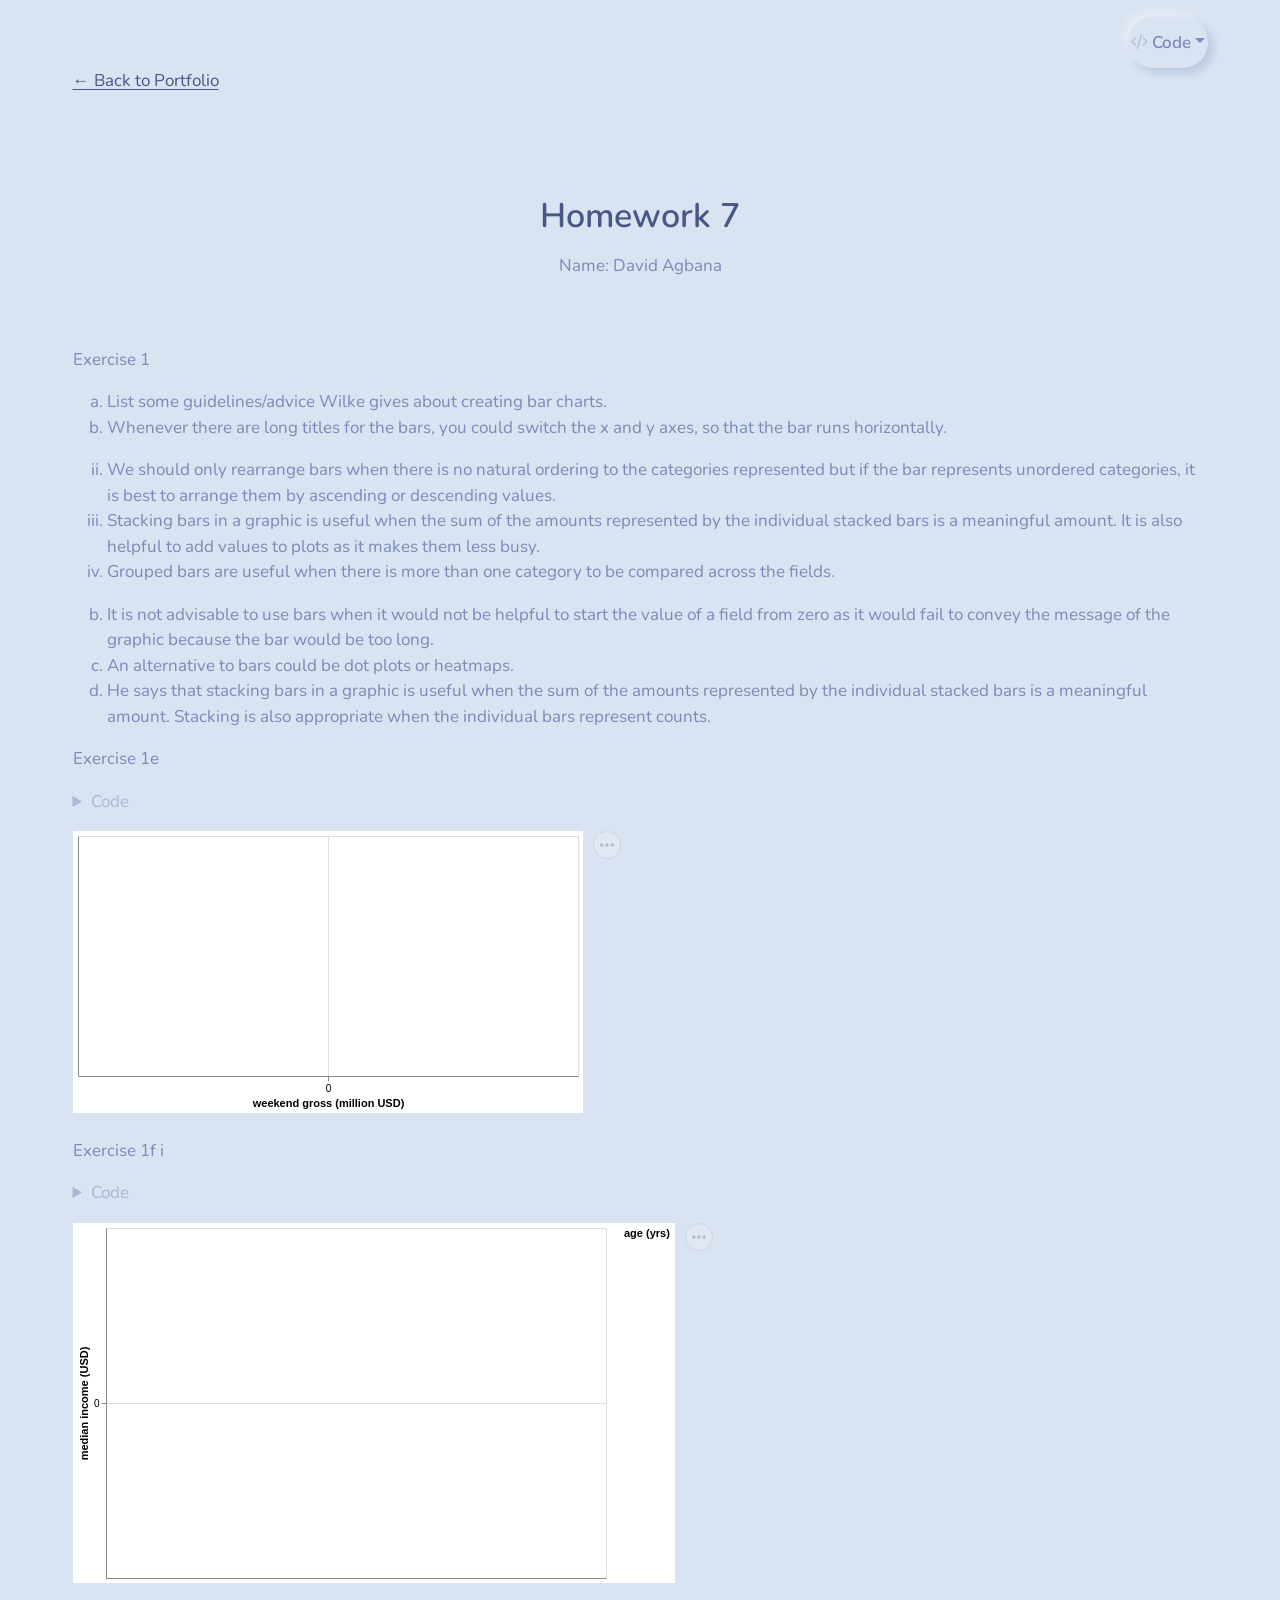
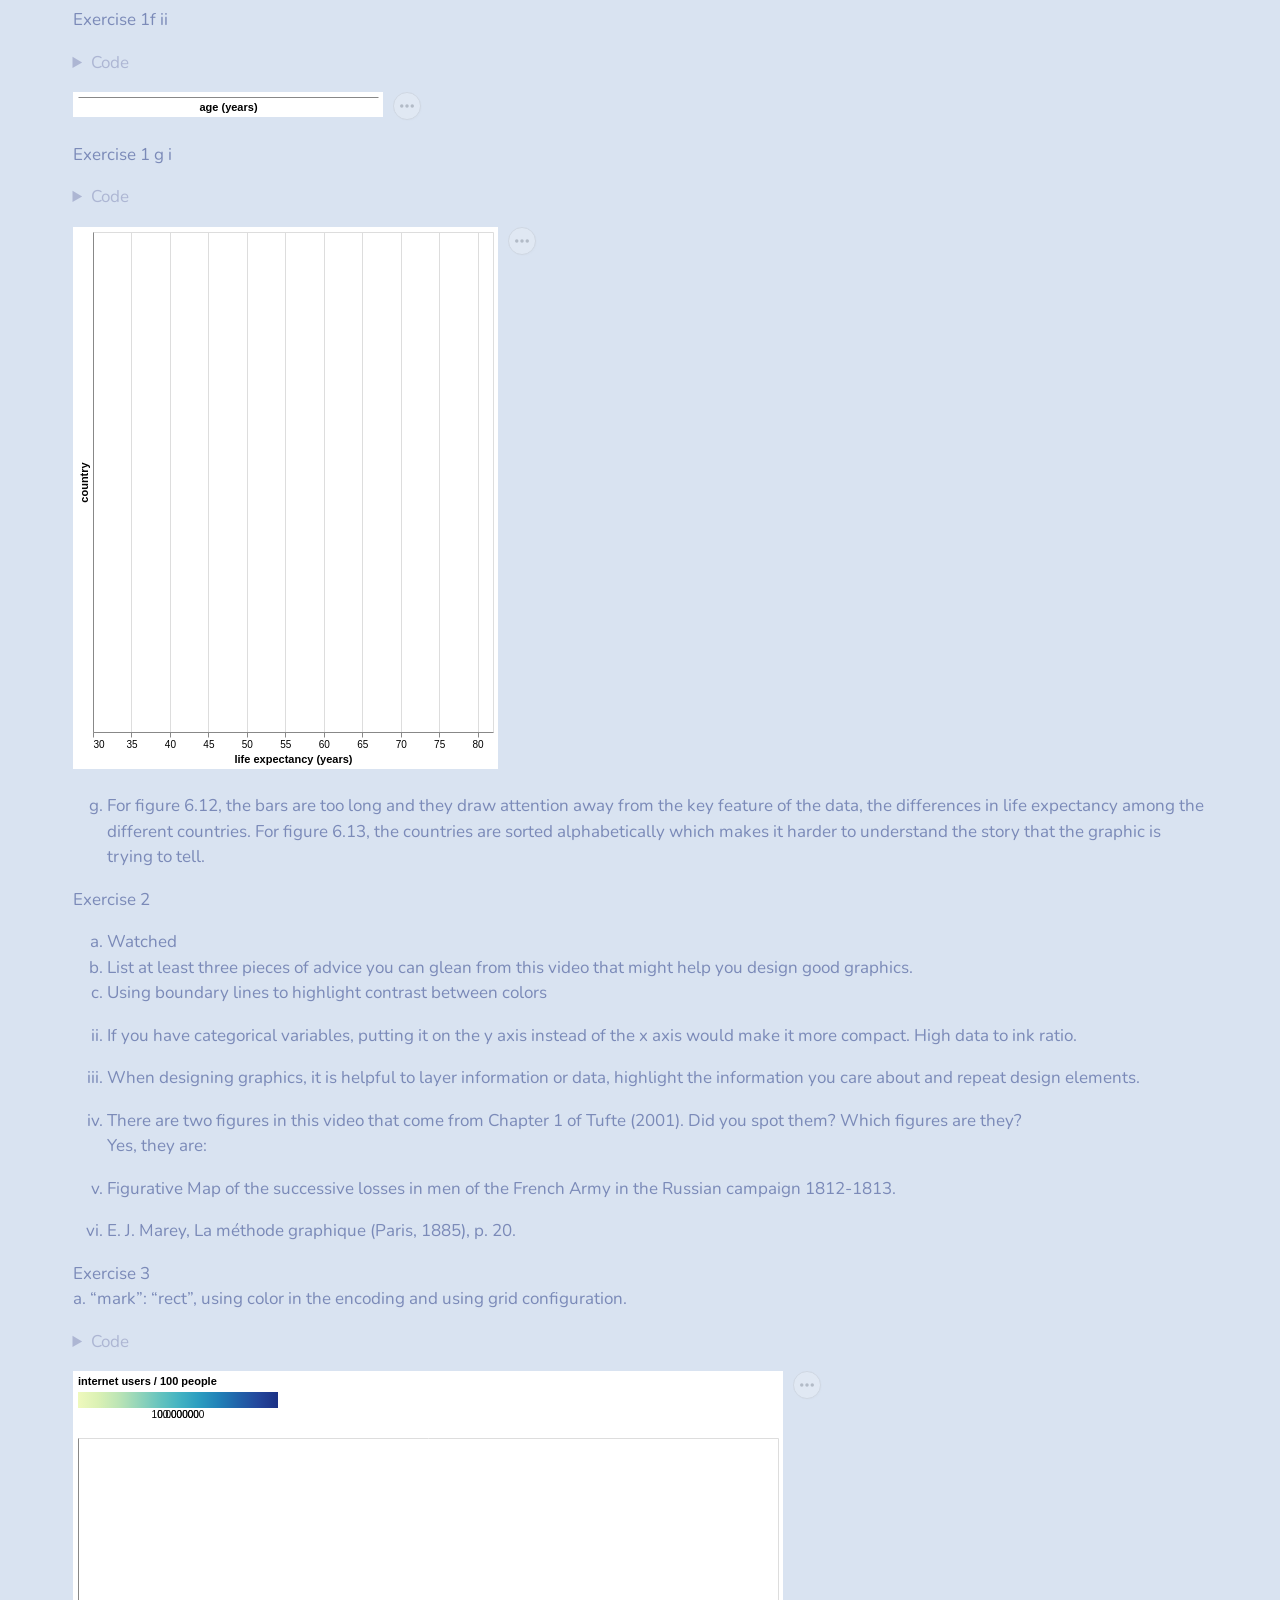
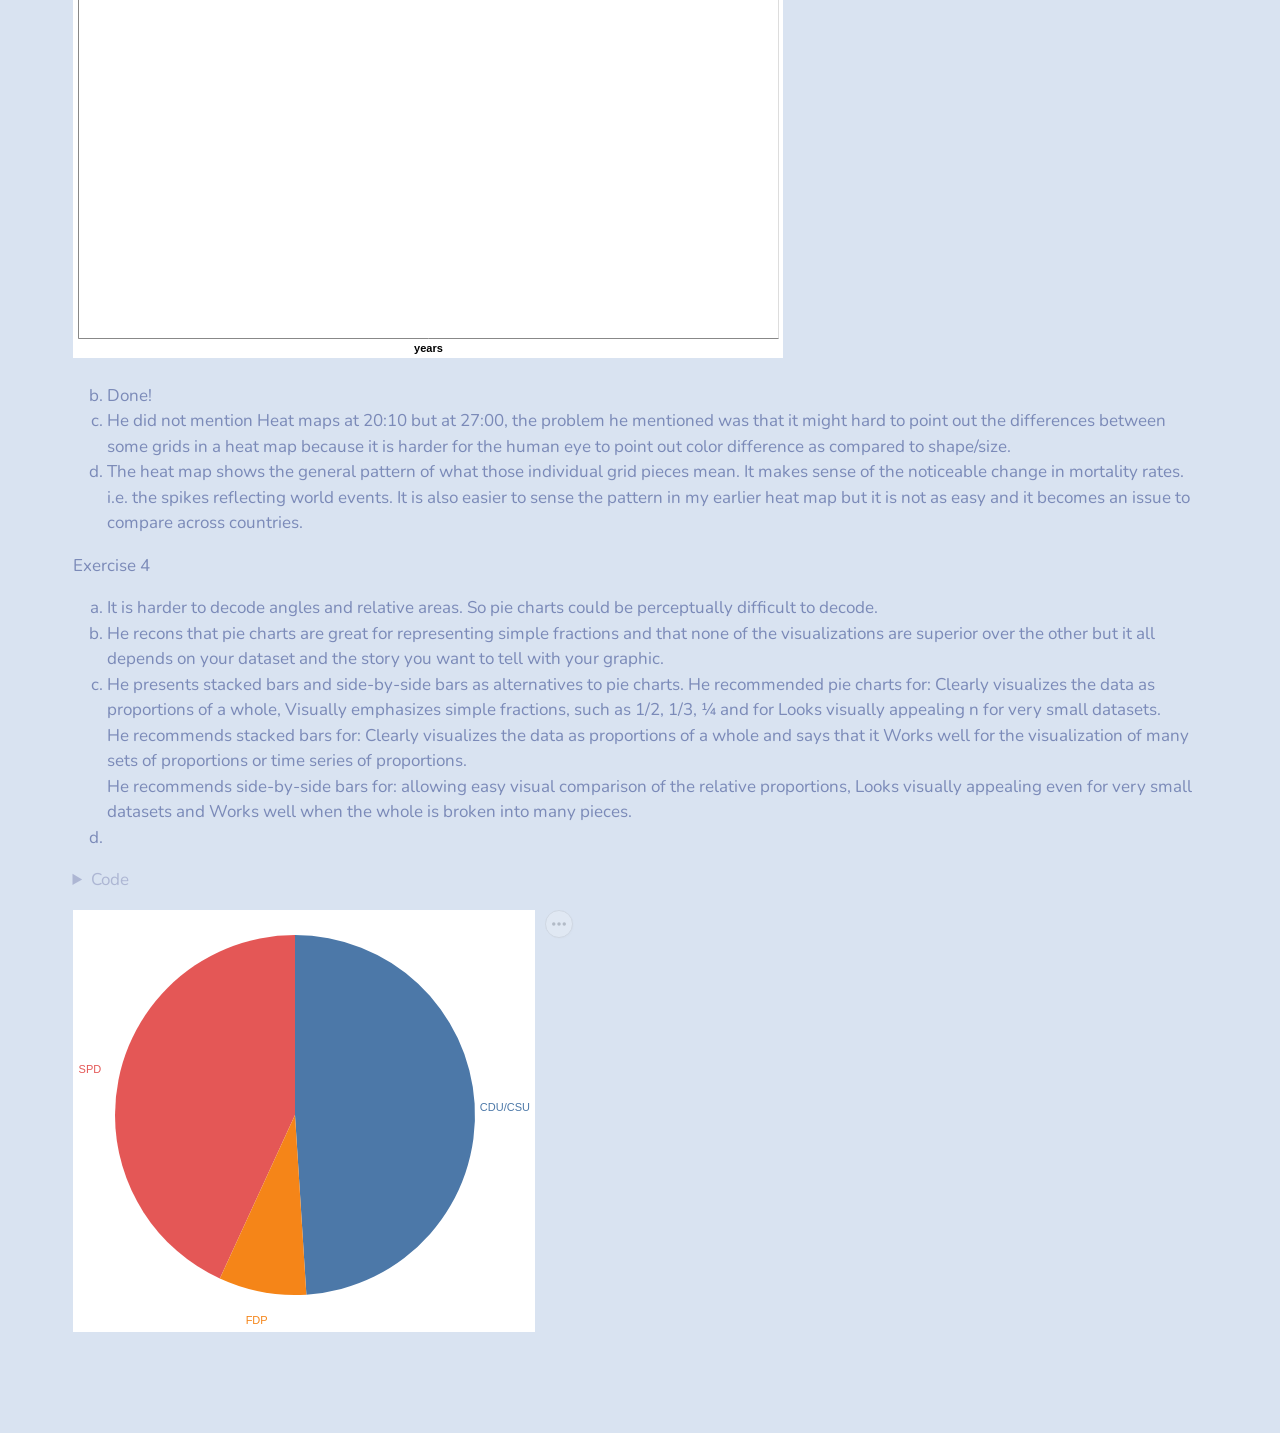
<file: docs/hw7/index.html>
<!DOCTYPE html>
<html xmlns="http://www.w3.org/1999/xhtml" lang="en" xml:lang="en"><head>

<meta charset="utf-8">
<meta name="generator" content="quarto-1.7.32">

<meta name="viewport" content="width=device-width, initial-scale=1.0, user-scalable=yes">


<title>hw7</title>
<style>
code{white-space: pre-wrap;}
span.smallcaps{font-variant: small-caps;}
div.columns{display: flex; gap: min(4vw, 1.5em);}
div.column{flex: auto; overflow-x: auto;}
div.hanging-indent{margin-left: 1.5em; text-indent: -1.5em;}
ul.task-list{list-style: none;}
ul.task-list li input[type="checkbox"] {
  width: 0.8em;
  margin: 0 0.8em 0.2em -1em; /* quarto-specific, see https://github.com/quarto-dev/quarto-cli/issues/4556 */ 
  vertical-align: middle;
}
/* CSS for syntax highlighting */
html { -webkit-text-size-adjust: 100%; }
pre > code.sourceCode { white-space: pre; position: relative; }
pre > code.sourceCode > span { display: inline-block; line-height: 1.25; }
pre > code.sourceCode > span:empty { height: 1.2em; }
.sourceCode { overflow: visible; }
code.sourceCode > span { color: inherit; text-decoration: inherit; }
div.sourceCode { margin: 1em 0; }
pre.sourceCode { margin: 0; }
@media screen {
div.sourceCode { overflow: auto; }
}
@media print {
pre > code.sourceCode { white-space: pre-wrap; }
pre > code.sourceCode > span { text-indent: -5em; padding-left: 5em; }
}
pre.numberSource code
  { counter-reset: source-line 0; }
pre.numberSource code > span
  { position: relative; left: -4em; counter-increment: source-line; }
pre.numberSource code > span > a:first-child::before
  { content: counter(source-line);
    position: relative; left: -1em; text-align: right; vertical-align: baseline;
    border: none; display: inline-block;
    -webkit-touch-callout: none; -webkit-user-select: none;
    -khtml-user-select: none; -moz-user-select: none;
    -ms-user-select: none; user-select: none;
    padding: 0 4px; width: 4em;
  }
pre.numberSource { margin-left: 3em;  padding-left: 4px; }
div.sourceCode
  {   }
@media screen {
pre > code.sourceCode > span > a:first-child::before { text-decoration: underline; }
}
</style>


<script src="hw7_files/libs/clipboard/clipboard.min.js"></script>
<script src="hw7_files/libs/quarto-html/quarto.js" type="module"></script>
<script src="hw7_files/libs/quarto-html/tabsets/tabsets.js" type="module"></script>
<script src="hw7_files/libs/quarto-html/popper.min.js"></script>
<script src="hw7_files/libs/quarto-html/tippy.umd.min.js"></script>
<script src="hw7_files/libs/quarto-html/anchor.min.js"></script>
<link href="hw7_files/libs/quarto-html/tippy.css" rel="stylesheet">
<link href="hw7_files/libs/quarto-html/quarto-syntax-highlighting-37eea08aefeeee20ff55810ff984fec1.css" rel="stylesheet" id="quarto-text-highlighting-styles">
<script src="hw7_files/libs/bootstrap/bootstrap.min.js"></script>
<link href="hw7_files/libs/bootstrap/bootstrap-icons.css" rel="stylesheet">
<link href="hw7_files/libs/bootstrap/bootstrap-789b785d2f60d04b826a61169c80d2f1.min.css" rel="stylesheet" append-hash="true" id="quarto-bootstrap" data-mode="light">
<script src="hw7_files/libs/htmlwidgets-1.6.4/htmlwidgets.js"></script>
<script src="hw7_files/libs/vega-5.24.0/vega@5.24.0.min.js"></script>
<script src="hw7_files/libs/vega-lite-5.16.3/vega-lite@5.16.3.min.js"></script>
<link href="hw7_files/libs/vega-embed-6.22.2/vega-embed.css" rel="stylesheet">
<script src="hw7_files/libs/vega-embed-6.22.2/vega-embed@6.22.2.min.js"></script>
<script src="hw7_files/libs/vegawidget-vl5-binding-0.5.0/vegawidget-vl5.js"></script>


</head>

<body class="quarto-light">

<div id="quarto-content" class="page-columns page-rows-contents page-layout-full">

<main class="content column-page" id="quarto-document-content"><div class="quarto-title-block"><div class="quarto-title-tools-only"><h1></h1><button type="button" class="btn code-tools-button dropdown-toggle" id="quarto-code-tools-menu" data-bs-toggle="dropdown" aria-expanded="false"><i class="bi"></i> Code</button><ul class="dropdown-menu dropdown-menu-end" aria-labelelledby="quarto-code-tools-menu"><li><a id="quarto-show-all-code" class="dropdown-item" href="javascript:void(0)" role="button">Show All Code</a></li><li><a id="quarto-hide-all-code" class="dropdown-item" href="javascript:void(0)" role="button">Hide All Code</a></li><li><hr class="dropdown-divider"></li><li><a id="quarto-view-source" class="dropdown-item" href="javascript:void(0)" role="button">View Source</a></li></ul></div></div>




<p><a href="../index.html">← Back to Portfolio</a></p>
<section id="homework-7" class="level1 text-center py-5">
<h1>Homework 7</h1>
<p>Name: David Agbana</p>
</section>
<p>Exercise 1<br>
</p>
<ol type="a">
<li>List some guidelines/advice Wilke gives about creating bar charts.<br>
</li>
<li>Whenever there are long titles for the bars, you could switch the x and y axes, so that the bar runs horizontally.<br>
</li>
</ol>
<ol start="2" type="i">
<li>We should only rearrange bars when there is no natural ordering to the categories represented but if the bar represents unordered categories, it is best to arrange them by ascending or descending values.<br>
</li>
<li>Stacking bars in a graphic is useful when the sum of the amounts represented by the individual stacked bars is a meaningful amount. It is also helpful to add values to plots as it makes them less busy.<br>
</li>
<li>Grouped bars are useful when there is more than one category to be compared across the fields.<br>
</li>
</ol>
<ol start="2" type="a">
<li>It is not advisable to use bars when it would not be helpful to start the value of a field from zero as it would fail to convey the message of the graphic because the bar would be too long.<br>
</li>
<li>An alternative to bars could be dot plots or heatmaps.<br>
</li>
<li>He says that stacking bars in a graphic is useful when the sum of the amounts represented by the individual stacked bars is a meaningful amount. Stacking is also appropriate when the individual bars represent counts.<br>
</li>
</ol>
<p>Exercise 1e</p>
<div class="cell">
<details class="code-fold">
<summary>Code</summary>
<div class="sourceCode cell-code" id="cb1"><pre class="sourceCode r code-with-copy"><code class="sourceCode r"><span id="cb1-1"><a href="#cb1-1" aria-hidden="true" tabindex="-1"></a><span class="fu">library</span>(vegawidget)</span>
<span id="cb1-2"><a href="#cb1-2" aria-hidden="true" tabindex="-1"></a><span class="st">'</span></span>
<span id="cb1-3"><a href="#cb1-3" aria-hidden="true" tabindex="-1"></a><span class="st">{</span></span>
<span id="cb1-4"><a href="#cb1-4" aria-hidden="true" tabindex="-1"></a><span class="st">  "$schema": "https://vega.github.io/schema/vega-lite/v5.json",</span></span>
<span id="cb1-5"><a href="#cb1-5" aria-hidden="true" tabindex="-1"></a><span class="st">  "width": 500,</span></span>
<span id="cb1-6"><a href="#cb1-6" aria-hidden="true" tabindex="-1"></a><span class="st">  "height": 240,</span></span>
<span id="cb1-7"><a href="#cb1-7" aria-hidden="true" tabindex="-1"></a><span class="st">  "data": { "url": "https://calvin-data304.netlify.app/data/cow-movies.csv"</span></span>
<span id="cb1-8"><a href="#cb1-8" aria-hidden="true" tabindex="-1"></a><span class="st">  },</span></span>
<span id="cb1-9"><a href="#cb1-9" aria-hidden="true" tabindex="-1"></a><span class="st">  "mark": {</span></span>
<span id="cb1-10"><a href="#cb1-10" aria-hidden="true" tabindex="-1"></a><span class="st">    "type": "bar"</span></span>
<span id="cb1-11"><a href="#cb1-11" aria-hidden="true" tabindex="-1"></a><span class="st">      },</span></span>
<span id="cb1-12"><a href="#cb1-12" aria-hidden="true" tabindex="-1"></a><span class="st">  "encoding": {</span></span>
<span id="cb1-13"><a href="#cb1-13" aria-hidden="true" tabindex="-1"></a><span class="st">    "x": {</span></span>
<span id="cb1-14"><a href="#cb1-14" aria-hidden="true" tabindex="-1"></a><span class="st">      "field": "amount",</span></span>
<span id="cb1-15"><a href="#cb1-15" aria-hidden="true" tabindex="-1"></a><span class="st">      "type": "quantitative",</span></span>
<span id="cb1-16"><a href="#cb1-16" aria-hidden="true" tabindex="-1"></a><span class="st">      "axis": {</span></span>
<span id="cb1-17"><a href="#cb1-17" aria-hidden="true" tabindex="-1"></a><span class="st">        "title": "weekend gross (million USD)"</span></span>
<span id="cb1-18"><a href="#cb1-18" aria-hidden="true" tabindex="-1"></a><span class="st">      }</span></span>
<span id="cb1-19"><a href="#cb1-19" aria-hidden="true" tabindex="-1"></a><span class="st">    },</span></span>
<span id="cb1-20"><a href="#cb1-20" aria-hidden="true" tabindex="-1"></a><span class="st">    "y": {</span></span>
<span id="cb1-21"><a href="#cb1-21" aria-hidden="true" tabindex="-1"></a><span class="st">      "field": "title_short",</span></span>
<span id="cb1-22"><a href="#cb1-22" aria-hidden="true" tabindex="-1"></a><span class="st">      "type": "nominal",</span></span>
<span id="cb1-23"><a href="#cb1-23" aria-hidden="true" tabindex="-1"></a><span class="st">      "sort": "-gross",</span></span>
<span id="cb1-24"><a href="#cb1-24" aria-hidden="true" tabindex="-1"></a><span class="st">      "axis": {</span></span>
<span id="cb1-25"><a href="#cb1-25" aria-hidden="true" tabindex="-1"></a><span class="st">        "title": null</span></span>
<span id="cb1-26"><a href="#cb1-26" aria-hidden="true" tabindex="-1"></a><span class="st">      }</span></span>
<span id="cb1-27"><a href="#cb1-27" aria-hidden="true" tabindex="-1"></a><span class="st">    }</span></span>
<span id="cb1-28"><a href="#cb1-28" aria-hidden="true" tabindex="-1"></a><span class="st">  }</span></span>
<span id="cb1-29"><a href="#cb1-29" aria-hidden="true" tabindex="-1"></a><span class="st">}</span></span>
<span id="cb1-30"><a href="#cb1-30" aria-hidden="true" tabindex="-1"></a><span class="st">'</span><span class="sc">|&gt;</span> <span class="fu">as_vegaspec</span>()</span></code><button title="Copy to Clipboard" class="code-copy-button"><i class="bi"></i></button></pre></div>
</details>
<div class="cell-output-display">
<div id="htmlwidget-d0b4f8c0aa953d6aa9c5" style="width:auto;height:auto;" class="vegawidget-vl5 html-widget"></div>
<script type="application/json" data-for="htmlwidget-d0b4f8c0aa953d6aa9c5">{"x":{
  "chart_spec": {
    "$schema": "https://vega.github.io/schema/vega-lite/v5.json",
    "width": 500,
    "height": 240,
    "data": {
      "url": "https://calvin-data304.netlify.app/data/cow-movies.csv"
    },
    "mark": {
      "type": "bar"
    },
    "encoding": {
      "x": {
        "field": "amount",
        "type": "quantitative",
        "axis": {
          "title": "weekend gross (million USD)"
        }
      },
      "y": {
        "field": "title_short",
        "type": "nominal",
        "sort": "-gross",
        "axis": {
          "title": null
        }
      }
    }
  },
  "embed_options": {
    "renderer": "canvas",
    "defaultStyle": true
  }
},"evals":[],"jsHooks":[]}</script>
</div>
</div>
<p>Exercise 1f i</p>
<div class="cell">
<details class="code-fold">
<summary>Code</summary>
<div class="sourceCode cell-code" id="cb2"><pre class="sourceCode r code-with-copy"><code class="sourceCode r"><span id="cb2-1"><a href="#cb2-1" aria-hidden="true" tabindex="-1"></a><span class="fu">library</span>(vegawidget)</span>
<span id="cb2-2"><a href="#cb2-2" aria-hidden="true" tabindex="-1"></a><span class="st">'</span></span>
<span id="cb2-3"><a href="#cb2-3" aria-hidden="true" tabindex="-1"></a><span class="st">{</span></span>
<span id="cb2-4"><a href="#cb2-4" aria-hidden="true" tabindex="-1"></a><span class="st">  "$schema": "https://vega.github.io/schema/vega-lite/v5.json",</span></span>
<span id="cb2-5"><a href="#cb2-5" aria-hidden="true" tabindex="-1"></a><span class="st">  "width": 500,</span></span>
<span id="cb2-6"><a href="#cb2-6" aria-hidden="true" tabindex="-1"></a><span class="st">  "height": 350,</span></span>
<span id="cb2-7"><a href="#cb2-7" aria-hidden="true" tabindex="-1"></a><span class="st">  "data": { "url": "https://calvin-data304.netlify.app/data/cow-income.csv"</span></span>
<span id="cb2-8"><a href="#cb2-8" aria-hidden="true" tabindex="-1"></a><span class="st">  },</span></span>
<span id="cb2-9"><a href="#cb2-9" aria-hidden="true" tabindex="-1"></a><span class="st">  "mark": {"type": "bar"},</span></span>
<span id="cb2-10"><a href="#cb2-10" aria-hidden="true" tabindex="-1"></a><span class="st">  "transform": [</span></span>
<span id="cb2-11"><a href="#cb2-11" aria-hidden="true" tabindex="-1"></a><span class="st">    {</span></span>
<span id="cb2-12"><a href="#cb2-12" aria-hidden="true" tabindex="-1"></a><span class="st">      "filter": "datum.race === </span><span class="sc">\'</span><span class="st">asian</span><span class="sc">\'</span><span class="st"> || datum.race === </span><span class="sc">\'</span><span class="st">white</span><span class="sc">\'</span><span class="st"> || datum.race === </span><span class="sc">\'</span><span class="st">hispanic</span><span class="sc">\'</span><span class="st"> || datum.race === </span><span class="sc">\'</span><span class="st">black</span><span class="sc">\'</span><span class="st">"</span></span>
<span id="cb2-13"><a href="#cb2-13" aria-hidden="true" tabindex="-1"></a><span class="st">    }</span></span>
<span id="cb2-14"><a href="#cb2-14" aria-hidden="true" tabindex="-1"></a><span class="st">  ],</span></span>
<span id="cb2-15"><a href="#cb2-15" aria-hidden="true" tabindex="-1"></a><span class="st">  "encoding": {</span></span>
<span id="cb2-16"><a href="#cb2-16" aria-hidden="true" tabindex="-1"></a><span class="st">    "x": {</span></span>
<span id="cb2-17"><a href="#cb2-17" aria-hidden="true" tabindex="-1"></a><span class="st">      "field": "race",</span></span>
<span id="cb2-18"><a href="#cb2-18" aria-hidden="true" tabindex="-1"></a><span class="st">      "type": "nominal",</span></span>
<span id="cb2-19"><a href="#cb2-19" aria-hidden="true" tabindex="-1"></a><span class="st">      "axis": {"title": ""},</span></span>
<span id="cb2-20"><a href="#cb2-20" aria-hidden="true" tabindex="-1"></a><span class="st">      "sort" : {"field": "median_income", "order": "descending"}</span></span>
<span id="cb2-21"><a href="#cb2-21" aria-hidden="true" tabindex="-1"></a><span class="st">    },</span></span>
<span id="cb2-22"><a href="#cb2-22" aria-hidden="true" tabindex="-1"></a><span class="st">    "y": {</span></span>
<span id="cb2-23"><a href="#cb2-23" aria-hidden="true" tabindex="-1"></a><span class="st">      "field": "median_income",</span></span>
<span id="cb2-24"><a href="#cb2-24" aria-hidden="true" tabindex="-1"></a><span class="st">      "type": "quantitative",</span></span>
<span id="cb2-25"><a href="#cb2-25" aria-hidden="true" tabindex="-1"></a><span class="st">      "axis": {</span></span>
<span id="cb2-26"><a href="#cb2-26" aria-hidden="true" tabindex="-1"></a><span class="st">        "title": "median income (USD)"</span></span>
<span id="cb2-27"><a href="#cb2-27" aria-hidden="true" tabindex="-1"></a><span class="st">      }</span></span>
<span id="cb2-28"><a href="#cb2-28" aria-hidden="true" tabindex="-1"></a><span class="st">    },</span></span>
<span id="cb2-29"><a href="#cb2-29" aria-hidden="true" tabindex="-1"></a><span class="st">    "color": {</span></span>
<span id="cb2-30"><a href="#cb2-30" aria-hidden="true" tabindex="-1"></a><span class="st">      "field": "age",</span></span>
<span id="cb2-31"><a href="#cb2-31" aria-hidden="true" tabindex="-1"></a><span class="st">      "type": "nominal",</span></span>
<span id="cb2-32"><a href="#cb2-32" aria-hidden="true" tabindex="-1"></a><span class="st">      "sort": ["15-24", "25-34", "35-44", "45-54", "55-64", "65-74", "≥75"],</span></span>
<span id="cb2-33"><a href="#cb2-33" aria-hidden="true" tabindex="-1"></a><span class="st">      "legend": {"title": "age (yrs)"}</span></span>
<span id="cb2-34"><a href="#cb2-34" aria-hidden="true" tabindex="-1"></a><span class="st">    },</span></span>
<span id="cb2-35"><a href="#cb2-35" aria-hidden="true" tabindex="-1"></a><span class="st">    "xOffset": {"field": "age", "type": "nominal", "sort": ["15-24", "25-34", "35-44", "45-54", "55-64", "65-74", "≥75"]}</span></span>
<span id="cb2-36"><a href="#cb2-36" aria-hidden="true" tabindex="-1"></a><span class="st">  }</span></span>
<span id="cb2-37"><a href="#cb2-37" aria-hidden="true" tabindex="-1"></a><span class="st">}</span></span>
<span id="cb2-38"><a href="#cb2-38" aria-hidden="true" tabindex="-1"></a><span class="st">'</span><span class="sc">|&gt;</span> <span class="fu">as_vegaspec</span>()</span></code><button title="Copy to Clipboard" class="code-copy-button"><i class="bi"></i></button></pre></div>
</details>
<div class="cell-output-display">
<div id="htmlwidget-8ee01055232ee32c7469" style="width:auto;height:auto;" class="vegawidget-vl5 html-widget"></div>
<script type="application/json" data-for="htmlwidget-8ee01055232ee32c7469">{"x":{
  "chart_spec": {
    "$schema": "https://vega.github.io/schema/vega-lite/v5.json",
    "width": 500,
    "height": 350,
    "data": {
      "url": "https://calvin-data304.netlify.app/data/cow-income.csv"
    },
    "mark": {
      "type": "bar"
    },
    "transform": [
      {
        "filter": "datum.race === 'asian' || datum.race === 'white' || datum.race === 'hispanic' || datum.race === 'black'"
      }
    ],
    "encoding": {
      "x": {
        "field": "race",
        "type": "nominal",
        "axis": {
          "title": ""
        },
        "sort": {
          "field": "median_income",
          "order": "descending"
        }
      },
      "y": {
        "field": "median_income",
        "type": "quantitative",
        "axis": {
          "title": "median income (USD)"
        }
      },
      "color": {
        "field": "age",
        "type": "nominal",
        "sort": [
          "15-24",
          "25-34",
          "35-44",
          "45-54",
          "55-64",
          "65-74",
          "≥75"
        ],
        "legend": {
          "title": "age (yrs)"
        }
      },
      "xOffset": {
        "field": "age",
        "type": "nominal",
        "sort": [
          "15-24",
          "25-34",
          "35-44",
          "45-54",
          "55-64",
          "65-74",
          "≥75"
        ]
      }
    }
  },
  "embed_options": {
    "renderer": "canvas",
    "defaultStyle": true
  }
},"evals":[],"jsHooks":[]}</script>
</div>
</div>
<p>Exercise 1f ii</p>
<div class="cell">
<details class="code-fold">
<summary>Code</summary>
<div class="sourceCode cell-code" id="cb3"><pre class="sourceCode r code-with-copy"><code class="sourceCode r"><span id="cb3-1"><a href="#cb3-1" aria-hidden="true" tabindex="-1"></a><span class="fu">library</span>(vegawidget)</span>
<span id="cb3-2"><a href="#cb3-2" aria-hidden="true" tabindex="-1"></a><span class="st">'</span></span>
<span id="cb3-3"><a href="#cb3-3" aria-hidden="true" tabindex="-1"></a><span class="st">{</span></span>
<span id="cb3-4"><a href="#cb3-4" aria-hidden="true" tabindex="-1"></a><span class="st">  "$schema": "https://vega.github.io/schema/vega-lite/v5.json",</span></span>
<span id="cb3-5"><a href="#cb3-5" aria-hidden="true" tabindex="-1"></a><span class="st">  "data": {</span></span>
<span id="cb3-6"><a href="#cb3-6" aria-hidden="true" tabindex="-1"></a><span class="st">    "url": "https://calvin-data304.netlify.app/data/cow-income.csv"</span></span>
<span id="cb3-7"><a href="#cb3-7" aria-hidden="true" tabindex="-1"></a><span class="st">  },</span></span>
<span id="cb3-8"><a href="#cb3-8" aria-hidden="true" tabindex="-1"></a><span class="st">  "facet": {</span></span>
<span id="cb3-9"><a href="#cb3-9" aria-hidden="true" tabindex="-1"></a><span class="st">    "row": {</span></span>
<span id="cb3-10"><a href="#cb3-10" aria-hidden="true" tabindex="-1"></a><span class="st">      "field": "race",</span></span>
<span id="cb3-11"><a href="#cb3-11" aria-hidden="true" tabindex="-1"></a><span class="st">      "type": "nominal",</span></span>
<span id="cb3-12"><a href="#cb3-12" aria-hidden="true" tabindex="-1"></a><span class="st">      "header": {"title": null}</span></span>
<span id="cb3-13"><a href="#cb3-13" aria-hidden="true" tabindex="-1"></a><span class="st">    }</span></span>
<span id="cb3-14"><a href="#cb3-14" aria-hidden="true" tabindex="-1"></a><span class="st">  },</span></span>
<span id="cb3-15"><a href="#cb3-15" aria-hidden="true" tabindex="-1"></a><span class="st">  "transform": [</span></span>
<span id="cb3-16"><a href="#cb3-16" aria-hidden="true" tabindex="-1"></a><span class="st">    {</span></span>
<span id="cb3-17"><a href="#cb3-17" aria-hidden="true" tabindex="-1"></a><span class="st">      "filter": "datum.race === </span><span class="sc">\'</span><span class="st">asian</span><span class="sc">\'</span><span class="st"> || datum.race === </span><span class="sc">\'</span><span class="st">white</span><span class="sc">\'</span><span class="st"> || datum.race === </span><span class="sc">\'</span><span class="st">hispanic</span><span class="sc">\'</span><span class="st"> || datum.race === </span><span class="sc">\'</span><span class="st">black</span><span class="sc">\'</span><span class="st">"</span></span>
<span id="cb3-18"><a href="#cb3-18" aria-hidden="true" tabindex="-1"></a><span class="st">    }</span></span>
<span id="cb3-19"><a href="#cb3-19" aria-hidden="true" tabindex="-1"></a><span class="st">  ],  </span></span>
<span id="cb3-20"><a href="#cb3-20" aria-hidden="true" tabindex="-1"></a><span class="st">  "spec": {</span></span>
<span id="cb3-21"><a href="#cb3-21" aria-hidden="true" tabindex="-1"></a><span class="st">    "width": 300,</span></span>
<span id="cb3-22"><a href="#cb3-22" aria-hidden="true" tabindex="-1"></a><span class="st">    "height": 180,</span></span>
<span id="cb3-23"><a href="#cb3-23" aria-hidden="true" tabindex="-1"></a><span class="st">    "mark": {"type": "bar"},</span></span>
<span id="cb3-24"><a href="#cb3-24" aria-hidden="true" tabindex="-1"></a><span class="st">    "encoding": {</span></span>
<span id="cb3-25"><a href="#cb3-25" aria-hidden="true" tabindex="-1"></a><span class="st">      "x": {</span></span>
<span id="cb3-26"><a href="#cb3-26" aria-hidden="true" tabindex="-1"></a><span class="st">        "field": "age",</span></span>
<span id="cb3-27"><a href="#cb3-27" aria-hidden="true" tabindex="-1"></a><span class="st">        "type": "ordinal",</span></span>
<span id="cb3-28"><a href="#cb3-28" aria-hidden="true" tabindex="-1"></a><span class="st">        "axis": {"title": "age (years)"}</span></span>
<span id="cb3-29"><a href="#cb3-29" aria-hidden="true" tabindex="-1"></a><span class="st">      },</span></span>
<span id="cb3-30"><a href="#cb3-30" aria-hidden="true" tabindex="-1"></a><span class="st">      "y": {</span></span>
<span id="cb3-31"><a href="#cb3-31" aria-hidden="true" tabindex="-1"></a><span class="st">        "field": "median_income",</span></span>
<span id="cb3-32"><a href="#cb3-32" aria-hidden="true" tabindex="-1"></a><span class="st">        "type": "quantitative",</span></span>
<span id="cb3-33"><a href="#cb3-33" aria-hidden="true" tabindex="-1"></a><span class="st">        "title": "median income (USD)"</span></span>
<span id="cb3-34"><a href="#cb3-34" aria-hidden="true" tabindex="-1"></a><span class="st">      }</span></span>
<span id="cb3-35"><a href="#cb3-35" aria-hidden="true" tabindex="-1"></a><span class="st">    }</span></span>
<span id="cb3-36"><a href="#cb3-36" aria-hidden="true" tabindex="-1"></a><span class="st">  }</span></span>
<span id="cb3-37"><a href="#cb3-37" aria-hidden="true" tabindex="-1"></a><span class="st">}</span></span>
<span id="cb3-38"><a href="#cb3-38" aria-hidden="true" tabindex="-1"></a><span class="st">'</span><span class="sc">|&gt;</span> <span class="fu">as_vegaspec</span>()</span></code><button title="Copy to Clipboard" class="code-copy-button"><i class="bi"></i></button></pre></div>
</details>
<div class="cell-output-display">
<div id="htmlwidget-402d4bfcba0754659cd0" style="width:auto;height:auto;" class="vegawidget-vl5 html-widget"></div>
<script type="application/json" data-for="htmlwidget-402d4bfcba0754659cd0">{"x":{
  "chart_spec": {
    "$schema": "https://vega.github.io/schema/vega-lite/v5.json",
    "data": {
      "url": "https://calvin-data304.netlify.app/data/cow-income.csv"
    },
    "facet": {
      "row": {
        "field": "race",
        "type": "nominal",
        "header": {
          "title": null
        }
      }
    },
    "transform": [
      {
        "filter": "datum.race === 'asian' || datum.race === 'white' || datum.race === 'hispanic' || datum.race === 'black'"
      }
    ],
    "spec": {
      "width": 300,
      "height": 180,
      "mark": {
        "type": "bar"
      },
      "encoding": {
        "x": {
          "field": "age",
          "type": "ordinal",
          "axis": {
            "title": "age (years)"
          }
        },
        "y": {
          "field": "median_income",
          "type": "quantitative",
          "title": "median income (USD)"
        }
      }
    }
  },
  "embed_options": {
    "renderer": "canvas",
    "defaultStyle": true
  }
},"evals":[],"jsHooks":[]}</script>
</div>
</div>
<p>Exercise 1 g i</p>
<div class="cell">
<details class="code-fold">
<summary>Code</summary>
<div class="sourceCode cell-code" id="cb4"><pre class="sourceCode r code-with-copy"><code class="sourceCode r"><span id="cb4-1"><a href="#cb4-1" aria-hidden="true" tabindex="-1"></a><span class="fu">library</span>(vegawidget)</span>
<span id="cb4-2"><a href="#cb4-2" aria-hidden="true" tabindex="-1"></a><span class="st">'</span></span>
<span id="cb4-3"><a href="#cb4-3" aria-hidden="true" tabindex="-1"></a><span class="st">{</span></span>
<span id="cb4-4"><a href="#cb4-4" aria-hidden="true" tabindex="-1"></a><span class="st">  "$schema": "https://vega.github.io/schema/vega-lite/v5.json",</span></span>
<span id="cb4-5"><a href="#cb4-5" aria-hidden="true" tabindex="-1"></a><span class="st">  "data": {</span></span>
<span id="cb4-6"><a href="#cb4-6" aria-hidden="true" tabindex="-1"></a><span class="st">    "url": "https://calvin-data304.netlify.app/data/cow-gapminder.csv"</span></span>
<span id="cb4-7"><a href="#cb4-7" aria-hidden="true" tabindex="-1"></a><span class="st">  },</span></span>
<span id="cb4-8"><a href="#cb4-8" aria-hidden="true" tabindex="-1"></a><span class="st">  "width": 400,</span></span>
<span id="cb4-9"><a href="#cb4-9" aria-hidden="true" tabindex="-1"></a><span class="st">  "height": 500,</span></span>
<span id="cb4-10"><a href="#cb4-10" aria-hidden="true" tabindex="-1"></a><span class="st">  "mark": {</span></span>
<span id="cb4-11"><a href="#cb4-11" aria-hidden="true" tabindex="-1"></a><span class="st">    "type": "point",</span></span>
<span id="cb4-12"><a href="#cb4-12" aria-hidden="true" tabindex="-1"></a><span class="st">    "filled": true</span></span>
<span id="cb4-13"><a href="#cb4-13" aria-hidden="true" tabindex="-1"></a><span class="st">  },</span></span>
<span id="cb4-14"><a href="#cb4-14" aria-hidden="true" tabindex="-1"></a><span class="st">  "transform": [</span></span>
<span id="cb4-15"><a href="#cb4-15" aria-hidden="true" tabindex="-1"></a><span class="st">    {</span></span>
<span id="cb4-16"><a href="#cb4-16" aria-hidden="true" tabindex="-1"></a><span class="st">      "filter":  "datum.year === </span><span class="sc">\'</span><span class="st">2007</span><span class="sc">\'</span><span class="st"> &amp;&amp; (datum.country === </span><span class="sc">\'</span><span class="st">Canada</span><span class="sc">\'</span><span class="st"> || datum.country === </span><span class="sc">\'</span><span class="st">Costa Rica</span><span class="sc">\'</span><span class="st"> || datum.country === </span><span class="sc">\'</span><span class="st">Puerto Rico</span><span class="sc">\'</span><span class="st">|| datum.country === </span><span class="sc">\'</span><span class="st">Chile</span><span class="sc">\'</span><span class="st">|| datum.country === </span><span class="sc">\'</span><span class="st">Cuba</span><span class="sc">\'</span><span class="st">|| datum.country === </span><span class="sc">\'</span><span class="st">United States</span><span class="sc">\'</span><span class="st">|| datum.country === </span><span class="sc">\'</span><span class="st">Uruguay</span><span class="sc">\'</span><span class="st">|| datum.country === </span><span class="sc">\'</span><span class="st">Mexico</span><span class="sc">\'</span><span class="st">|| datum.country === </span><span class="sc">\'</span><span class="st">Panama</span><span class="sc">\'</span><span class="st">|| datum.country === </span><span class="sc">\'</span><span class="st">Argentina</span><span class="sc">\'</span><span class="st">|| datum.country === </span><span class="sc">\'</span><span class="st">Ecuador</span><span class="sc">\'</span><span class="st">|| datum.country === </span><span class="sc">\'</span><span class="st">Venezuela</span><span class="sc">\'</span><span class="st">|| datum.country === </span><span class="sc">\'</span><span class="st">Nicaragua</span><span class="sc">\'</span><span class="st">|| datum.country === </span><span class="sc">\'</span><span class="st">Colombia</span><span class="sc">\'</span><span class="st">|| datum.country === </span><span class="sc">\'</span><span class="st">Jamaica</span><span class="sc">\'</span><span class="st">|| datum.country === </span><span class="sc">\'</span><span class="st">Brazil</span><span class="sc">\'</span><span class="st">|| datum.country === </span><span class="sc">\'</span><span class="st">Dominican Republic</span><span class="sc">\'</span><span class="st">|| datum.country === </span><span class="sc">\'</span><span class="st">El Salvador</span><span class="sc">\'</span><span class="st">|| datum.country === </span><span class="sc">\'</span><span class="st">Paraguay</span><span class="sc">\'</span><span class="st">|| datum.country === </span><span class="sc">\'</span><span class="st">Peru</span><span class="sc">\'</span><span class="st">|| datum.country === </span><span class="sc">\'</span><span class="st">Guatemala</span><span class="sc">\'</span><span class="st">|| datum.country === </span><span class="sc">\'</span><span class="st">Honduras</span><span class="sc">\'</span><span class="st">|| datum.country === </span><span class="sc">\'</span><span class="st">Trinidad and Tobago</span><span class="sc">\'</span><span class="st">|| datum.country === </span><span class="sc">\'</span><span class="st">Bolivia</span><span class="sc">\'</span><span class="st"> || datum.country === </span><span class="sc">\'</span><span class="st">Haiti</span><span class="sc">\'</span><span class="st">)"</span></span>
<span id="cb4-17"><a href="#cb4-17" aria-hidden="true" tabindex="-1"></a><span class="st">    }</span></span>
<span id="cb4-18"><a href="#cb4-18" aria-hidden="true" tabindex="-1"></a><span class="st">  ],</span></span>
<span id="cb4-19"><a href="#cb4-19" aria-hidden="true" tabindex="-1"></a><span class="st">  "encoding": {</span></span>
<span id="cb4-20"><a href="#cb4-20" aria-hidden="true" tabindex="-1"></a><span class="st">    "x": {</span></span>
<span id="cb4-21"><a href="#cb4-21" aria-hidden="true" tabindex="-1"></a><span class="st">      "field": "lifeExp",</span></span>
<span id="cb4-22"><a href="#cb4-22" aria-hidden="true" tabindex="-1"></a><span class="st">      "type": "quantitative",</span></span>
<span id="cb4-23"><a href="#cb4-23" aria-hidden="true" tabindex="-1"></a><span class="st">      "scale": {"domain": [30, 82]},</span></span>
<span id="cb4-24"><a href="#cb4-24" aria-hidden="true" tabindex="-1"></a><span class="st">      "title": "life expectancy (years)"</span></span>
<span id="cb4-25"><a href="#cb4-25" aria-hidden="true" tabindex="-1"></a><span class="st">    },</span></span>
<span id="cb4-26"><a href="#cb4-26" aria-hidden="true" tabindex="-1"></a><span class="st">    "y": {</span></span>
<span id="cb4-27"><a href="#cb4-27" aria-hidden="true" tabindex="-1"></a><span class="st">      "field": "country",</span></span>
<span id="cb4-28"><a href="#cb4-28" aria-hidden="true" tabindex="-1"></a><span class="st">      "type": "nominal"</span></span>
<span id="cb4-29"><a href="#cb4-29" aria-hidden="true" tabindex="-1"></a><span class="st">    }</span></span>
<span id="cb4-30"><a href="#cb4-30" aria-hidden="true" tabindex="-1"></a><span class="st">  }</span></span>
<span id="cb4-31"><a href="#cb4-31" aria-hidden="true" tabindex="-1"></a><span class="st">}</span></span>
<span id="cb4-32"><a href="#cb4-32" aria-hidden="true" tabindex="-1"></a><span class="st">'</span><span class="sc">|&gt;</span> <span class="fu">as_vegaspec</span>()</span></code><button title="Copy to Clipboard" class="code-copy-button"><i class="bi"></i></button></pre></div>
</details>
<div class="cell-output-display">
<div id="htmlwidget-226b4f96a6aca6e4a185" style="width:auto;height:auto;" class="vegawidget-vl5 html-widget"></div>
<script type="application/json" data-for="htmlwidget-226b4f96a6aca6e4a185">{"x":{
  "chart_spec": {
    "$schema": "https://vega.github.io/schema/vega-lite/v5.json",
    "data": {
      "url": "https://calvin-data304.netlify.app/data/cow-gapminder.csv"
    },
    "width": 400,
    "height": 500,
    "mark": {
      "type": "point",
      "filled": true
    },
    "transform": [
      {
        "filter": "datum.year === '2007' && (datum.country === 'Canada' || datum.country === 'Costa Rica' || datum.country === 'Puerto Rico'|| datum.country === 'Chile'|| datum.country === 'Cuba'|| datum.country === 'United States'|| datum.country === 'Uruguay'|| datum.country === 'Mexico'|| datum.country === 'Panama'|| datum.country === 'Argentina'|| datum.country === 'Ecuador'|| datum.country === 'Venezuela'|| datum.country === 'Nicaragua'|| datum.country === 'Colombia'|| datum.country === 'Jamaica'|| datum.country === 'Brazil'|| datum.country === 'Dominican Republic'|| datum.country === 'El Salvador'|| datum.country === 'Paraguay'|| datum.country === 'Peru'|| datum.country === 'Guatemala'|| datum.country === 'Honduras'|| datum.country === 'Trinidad and Tobago'|| datum.country === 'Bolivia' || datum.country === 'Haiti')"
      }
    ],
    "encoding": {
      "x": {
        "field": "lifeExp",
        "type": "quantitative",
        "scale": {
          "domain": [
            30,
            82
          ]
        },
        "title": "life expectancy (years)"
      },
      "y": {
        "field": "country",
        "type": "nominal"
      }
    }
  },
  "embed_options": {
    "renderer": "canvas",
    "defaultStyle": true
  }
},"evals":[],"jsHooks":[]}</script>
</div>
</div>
<ol start="7" type="a">
<li>For figure 6.12, the bars are too long and they draw attention away from the key feature of the data, the differences in life expectancy among the different countries. For figure 6.13, the countries are sorted alphabetically which makes it harder to understand the story that the graphic is trying to tell.</li>
</ol>
<p>Exercise 2</p>
<ol type="a">
<li>Watched<br>
</li>
<li>List at least three pieces of advice you can glean from this video that might help you design good graphics.<br>
</li>
<li>Using boundary lines to highlight contrast between colors<br>
</li>
</ol>
<ol start="2" type="i">
<li><p>If you have categorical variables, putting it on the y axis instead of the x axis would make it more compact. High data to ink ratio.<br>
</p></li>
<li><p>When designing graphics, it is helpful to layer information or data, highlight the information you care about and repeat design elements.<br>
</p></li>
<li><p>There are two figures in this video that come from Chapter 1 of Tufte (2001). Did you spot them? Which figures are they?<br>
Yes, they are:<br>
</p></li>
<li><p>Figurative Map of the successive losses in men of the French Army in the Russian campaign 1812-1813.<br>
</p></li>
<li><p>E. J. Marey, La méthode graphique (Paris, 1885), p.&nbsp;20.</p></li>
</ol>
<p>Exercise 3<br>
a. “mark”: “rect”, using color in the encoding and using grid configuration.</p>
<div class="cell">
<details class="code-fold">
<summary>Code</summary>
<div class="sourceCode cell-code" id="cb5"><pre class="sourceCode r code-with-copy"><code class="sourceCode r"><span id="cb5-1"><a href="#cb5-1" aria-hidden="true" tabindex="-1"></a><span class="fu">library</span>(vegawidget)</span>
<span id="cb5-2"><a href="#cb5-2" aria-hidden="true" tabindex="-1"></a><span class="st">'</span></span>
<span id="cb5-3"><a href="#cb5-3" aria-hidden="true" tabindex="-1"></a><span class="st">{</span></span>
<span id="cb5-4"><a href="#cb5-4" aria-hidden="true" tabindex="-1"></a><span class="st">  "$schema": "https://vega.github.io/schema/vega-lite/v5.json",</span></span>
<span id="cb5-5"><a href="#cb5-5" aria-hidden="true" tabindex="-1"></a><span class="st">  "data": {</span></span>
<span id="cb5-6"><a href="#cb5-6" aria-hidden="true" tabindex="-1"></a><span class="st">    "url": "https://calvin-data304.netlify.app/data/cow-internet2.csv"</span></span>
<span id="cb5-7"><a href="#cb5-7" aria-hidden="true" tabindex="-1"></a><span class="st">  },</span></span>
<span id="cb5-8"><a href="#cb5-8" aria-hidden="true" tabindex="-1"></a><span class="st">  "width": 700,</span></span>
<span id="cb5-9"><a href="#cb5-9" aria-hidden="true" tabindex="-1"></a><span class="st">  "height": 500,</span></span>
<span id="cb5-10"><a href="#cb5-10" aria-hidden="true" tabindex="-1"></a><span class="st">  "transform": [</span></span>
<span id="cb5-11"><a href="#cb5-11" aria-hidden="true" tabindex="-1"></a><span class="st">    {</span></span>
<span id="cb5-12"><a href="#cb5-12" aria-hidden="true" tabindex="-1"></a><span class="st">      "filter": "datum.users != </span><span class="sc">\'</span><span class="st">NA</span><span class="sc">\'</span><span class="st"> &amp;&amp; datum.users != null || datum.year === </span><span class="sc">\'</span><span class="st">2016</span><span class="sc">\'</span><span class="st">"</span></span>
<span id="cb5-13"><a href="#cb5-13" aria-hidden="true" tabindex="-1"></a><span class="st">    }</span></span>
<span id="cb5-14"><a href="#cb5-14" aria-hidden="true" tabindex="-1"></a><span class="st">  ],</span></span>
<span id="cb5-15"><a href="#cb5-15" aria-hidden="true" tabindex="-1"></a><span class="st">  "mark": {</span></span>
<span id="cb5-16"><a href="#cb5-16" aria-hidden="true" tabindex="-1"></a><span class="st">    "type": "rect"</span></span>
<span id="cb5-17"><a href="#cb5-17" aria-hidden="true" tabindex="-1"></a><span class="st">  },</span></span>
<span id="cb5-18"><a href="#cb5-18" aria-hidden="true" tabindex="-1"></a><span class="st">  "encoding": {</span></span>
<span id="cb5-19"><a href="#cb5-19" aria-hidden="true" tabindex="-1"></a><span class="st">    "x": {</span></span>
<span id="cb5-20"><a href="#cb5-20" aria-hidden="true" tabindex="-1"></a><span class="st">      "field": "year",</span></span>
<span id="cb5-21"><a href="#cb5-21" aria-hidden="true" tabindex="-1"></a><span class="st">      "type": "ordinal",</span></span>
<span id="cb5-22"><a href="#cb5-22" aria-hidden="true" tabindex="-1"></a><span class="st">      "title": "years"</span></span>
<span id="cb5-23"><a href="#cb5-23" aria-hidden="true" tabindex="-1"></a><span class="st">    },</span></span>
<span id="cb5-24"><a href="#cb5-24" aria-hidden="true" tabindex="-1"></a><span class="st">    "y": {</span></span>
<span id="cb5-25"><a href="#cb5-25" aria-hidden="true" tabindex="-1"></a><span class="st">      "field": "country",</span></span>
<span id="cb5-26"><a href="#cb5-26" aria-hidden="true" tabindex="-1"></a><span class="st">      "type": "nominal",</span></span>
<span id="cb5-27"><a href="#cb5-27" aria-hidden="true" tabindex="-1"></a><span class="st">      "title": null,</span></span>
<span id="cb5-28"><a href="#cb5-28" aria-hidden="true" tabindex="-1"></a><span class="st">      "sort": {</span></span>
<span id="cb5-29"><a href="#cb5-29" aria-hidden="true" tabindex="-1"></a><span class="st">        "field": "users",</span></span>
<span id="cb5-30"><a href="#cb5-30" aria-hidden="true" tabindex="-1"></a><span class="st">        "order": "descending"</span></span>
<span id="cb5-31"><a href="#cb5-31" aria-hidden="true" tabindex="-1"></a><span class="st">      }</span></span>
<span id="cb5-32"><a href="#cb5-32" aria-hidden="true" tabindex="-1"></a><span class="st">    },</span></span>
<span id="cb5-33"><a href="#cb5-33" aria-hidden="true" tabindex="-1"></a><span class="st">    "color": {</span></span>
<span id="cb5-34"><a href="#cb5-34" aria-hidden="true" tabindex="-1"></a><span class="st">      "field": "users",</span></span>
<span id="cb5-35"><a href="#cb5-35" aria-hidden="true" tabindex="-1"></a><span class="st">      "type": "quantitative",</span></span>
<span id="cb5-36"><a href="#cb5-36" aria-hidden="true" tabindex="-1"></a><span class="st">      "title": "internet users / 100 people",</span></span>
<span id="cb5-37"><a href="#cb5-37" aria-hidden="true" tabindex="-1"></a><span class="st">      "legend": {</span></span>
<span id="cb5-38"><a href="#cb5-38" aria-hidden="true" tabindex="-1"></a><span class="st">        "orient": "top",</span></span>
<span id="cb5-39"><a href="#cb5-39" aria-hidden="true" tabindex="-1"></a><span class="st">        "values": [0, 25, 50, 75, 100]</span></span>
<span id="cb5-40"><a href="#cb5-40" aria-hidden="true" tabindex="-1"></a><span class="st">      },</span></span>
<span id="cb5-41"><a href="#cb5-41" aria-hidden="true" tabindex="-1"></a><span class="st">      "sort": "ascending"</span></span>
<span id="cb5-42"><a href="#cb5-42" aria-hidden="true" tabindex="-1"></a><span class="st">    },</span></span>
<span id="cb5-43"><a href="#cb5-43" aria-hidden="true" tabindex="-1"></a><span class="st">    "tooltip": [</span></span>
<span id="cb5-44"><a href="#cb5-44" aria-hidden="true" tabindex="-1"></a><span class="st">      {"field": "country", "type": "nominal"},</span></span>
<span id="cb5-45"><a href="#cb5-45" aria-hidden="true" tabindex="-1"></a><span class="st">      {"field": "year", "type": "ordinal"},</span></span>
<span id="cb5-46"><a href="#cb5-46" aria-hidden="true" tabindex="-1"></a><span class="st">      {"field": "users", "type": "quantitative"}</span></span>
<span id="cb5-47"><a href="#cb5-47" aria-hidden="true" tabindex="-1"></a><span class="st">    ]</span></span>
<span id="cb5-48"><a href="#cb5-48" aria-hidden="true" tabindex="-1"></a><span class="st">  }</span></span>
<span id="cb5-49"><a href="#cb5-49" aria-hidden="true" tabindex="-1"></a><span class="st">}</span></span>
<span id="cb5-50"><a href="#cb5-50" aria-hidden="true" tabindex="-1"></a><span class="st">'</span><span class="sc">|&gt;</span> <span class="fu">as_vegaspec</span>()</span></code><button title="Copy to Clipboard" class="code-copy-button"><i class="bi"></i></button></pre></div>
</details>
<div class="cell-output-display">
<div id="htmlwidget-b9f42edfd24eb642c220" style="width:auto;height:auto;" class="vegawidget-vl5 html-widget"></div>
<script type="application/json" data-for="htmlwidget-b9f42edfd24eb642c220">{"x":{
  "chart_spec": {
    "$schema": "https://vega.github.io/schema/vega-lite/v5.json",
    "data": {
      "url": "https://calvin-data304.netlify.app/data/cow-internet2.csv"
    },
    "width": 700,
    "height": 500,
    "transform": [
      {
        "filter": "datum.users != 'NA' && datum.users != null || datum.year === '2016'"
      }
    ],
    "mark": {
      "type": "rect"
    },
    "encoding": {
      "x": {
        "field": "year",
        "type": "ordinal",
        "title": "years"
      },
      "y": {
        "field": "country",
        "type": "nominal",
        "title": null,
        "sort": {
          "field": "users",
          "order": "descending"
        }
      },
      "color": {
        "field": "users",
        "type": "quantitative",
        "title": "internet users / 100 people",
        "legend": {
          "orient": "top",
          "values": [
            0,
            25,
            50,
            75,
            100
          ]
        },
        "sort": "ascending"
      },
      "tooltip": [
        {
          "field": "country",
          "type": "nominal"
        },
        {
          "field": "year",
          "type": "ordinal"
        },
        {
          "field": "users",
          "type": "quantitative"
        }
      ]
    }
  },
  "embed_options": {
    "renderer": "canvas",
    "defaultStyle": true
  }
},"evals":[],"jsHooks":[]}</script>
</div>
</div>
<ol start="2" type="a">
<li>Done!<br>
</li>
<li>He did not mention Heat maps at 20:10 but at 27:00, the problem he mentioned was that it might hard to point out the differences between some grids in a heat map because it is harder for the human eye to point out color difference as compared to shape/size.<br>
</li>
<li>The heat map shows the general pattern of what those individual grid pieces mean. It makes sense of the noticeable change in mortality rates. i.e.&nbsp;the spikes reflecting world events. It is also easier to sense the pattern in my earlier heat map but it is not as easy and it becomes an issue to compare across countries.<br>
</li>
</ol>
<p>Exercise 4</p>
<ol type="a">
<li>It is harder to decode angles and relative areas. So pie charts could be perceptually difficult to decode.<br>
</li>
<li>He recons that pie charts are great for representing simple fractions and that none of the visualizations are superior over the other but it all depends on your dataset and the story you want to tell with your graphic.<br>
</li>
<li>He presents stacked bars and side-by-side bars as alternatives to pie charts. He recommended pie charts for: Clearly visualizes the data as proportions of a whole, Visually emphasizes simple fractions, such as 1/2, 1/3, ¼ and for Looks visually appealing n for very small datasets.<br>
He recommends stacked bars for: Clearly visualizes the data as proportions of a whole and says that it Works well for the visualization of many sets of proportions or time series of proportions.<br>
He recommends side-by-side bars for: allowing easy visual comparison of the relative proportions, Looks visually appealing even for very small datasets and Works well when the whole is broken into many pieces.<br>
</li>
<li></li>
</ol>
<div class="cell">
<details class="code-fold">
<summary>Code</summary>
<div class="sourceCode cell-code" id="cb6"><pre class="sourceCode r code-with-copy"><code class="sourceCode r"><span id="cb6-1"><a href="#cb6-1" aria-hidden="true" tabindex="-1"></a><span class="fu">library</span>(vegawidget)</span>
<span id="cb6-2"><a href="#cb6-2" aria-hidden="true" tabindex="-1"></a><span class="st">'</span></span>
<span id="cb6-3"><a href="#cb6-3" aria-hidden="true" tabindex="-1"></a><span class="st">{</span></span>
<span id="cb6-4"><a href="#cb6-4" aria-hidden="true" tabindex="-1"></a><span class="st">  "$schema": "https://vega.github.io/schema/vega-lite/v5.json",</span></span>
<span id="cb6-5"><a href="#cb6-5" aria-hidden="true" tabindex="-1"></a><span class="st">  "width": 400,</span></span>
<span id="cb6-6"><a href="#cb6-6" aria-hidden="true" tabindex="-1"></a><span class="st">  "height": 400,</span></span>
<span id="cb6-7"><a href="#cb6-7" aria-hidden="true" tabindex="-1"></a><span class="st">  "data": {</span></span>
<span id="cb6-8"><a href="#cb6-8" aria-hidden="true" tabindex="-1"></a><span class="st">    "values": [</span></span>
<span id="cb6-9"><a href="#cb6-9" aria-hidden="true" tabindex="-1"></a><span class="st">      {"party": "CDU/CSU", "seats": 243},</span></span>
<span id="cb6-10"><a href="#cb6-10" aria-hidden="true" tabindex="-1"></a><span class="st">      {"party": "SPD", "seats": 214},</span></span>
<span id="cb6-11"><a href="#cb6-11" aria-hidden="true" tabindex="-1"></a><span class="st">      {"party": "FDP", "seats": 39}</span></span>
<span id="cb6-12"><a href="#cb6-12" aria-hidden="true" tabindex="-1"></a><span class="st">    ]</span></span>
<span id="cb6-13"><a href="#cb6-13" aria-hidden="true" tabindex="-1"></a><span class="st">  },</span></span>
<span id="cb6-14"><a href="#cb6-14" aria-hidden="true" tabindex="-1"></a><span class="st">  "encoding": {</span></span>
<span id="cb6-15"><a href="#cb6-15" aria-hidden="true" tabindex="-1"></a><span class="st">    "theta": {"field": "seats", "type": "quantitative", "stack": true},</span></span>
<span id="cb6-16"><a href="#cb6-16" aria-hidden="true" tabindex="-1"></a><span class="st">    "color": {"field": "party", "type": "nominal", "legend": null},</span></span>
<span id="cb6-17"><a href="#cb6-17" aria-hidden="true" tabindex="-1"></a><span class="st">    "tooltip": [</span></span>
<span id="cb6-18"><a href="#cb6-18" aria-hidden="true" tabindex="-1"></a><span class="st">      {"field": "party", "type": "nominal"},</span></span>
<span id="cb6-19"><a href="#cb6-19" aria-hidden="true" tabindex="-1"></a><span class="st">      {"field": "seats", "type": "quantitative", "title": "Seats"}</span></span>
<span id="cb6-20"><a href="#cb6-20" aria-hidden="true" tabindex="-1"></a><span class="st">    ]</span></span>
<span id="cb6-21"><a href="#cb6-21" aria-hidden="true" tabindex="-1"></a><span class="st">  },</span></span>
<span id="cb6-22"><a href="#cb6-22" aria-hidden="true" tabindex="-1"></a><span class="st">  "layer": [{</span></span>
<span id="cb6-23"><a href="#cb6-23" aria-hidden="true" tabindex="-1"></a><span class="st">    "mark": {"type": "arc", "outerRadius": 180}</span></span>
<span id="cb6-24"><a href="#cb6-24" aria-hidden="true" tabindex="-1"></a><span class="st">  }, {</span></span>
<span id="cb6-25"><a href="#cb6-25" aria-hidden="true" tabindex="-1"></a><span class="st">    "mark": {"type": "text", "radius": 210},</span></span>
<span id="cb6-26"><a href="#cb6-26" aria-hidden="true" tabindex="-1"></a><span class="st">    "encoding": {</span></span>
<span id="cb6-27"><a href="#cb6-27" aria-hidden="true" tabindex="-1"></a><span class="st">      "text": {"field": "party", "type": "nominal"}</span></span>
<span id="cb6-28"><a href="#cb6-28" aria-hidden="true" tabindex="-1"></a><span class="st">    }</span></span>
<span id="cb6-29"><a href="#cb6-29" aria-hidden="true" tabindex="-1"></a><span class="st">  }]</span></span>
<span id="cb6-30"><a href="#cb6-30" aria-hidden="true" tabindex="-1"></a><span class="st">}</span></span>
<span id="cb6-31"><a href="#cb6-31" aria-hidden="true" tabindex="-1"></a><span class="st">'</span><span class="sc">|&gt;</span> <span class="fu">as_vegaspec</span>()</span></code><button title="Copy to Clipboard" class="code-copy-button"><i class="bi"></i></button></pre></div>
</details>
<div class="cell-output-display">
<div id="htmlwidget-af725ee0063d4e1623f3" style="width:auto;height:auto;" class="vegawidget-vl5 html-widget"></div>
<script type="application/json" data-for="htmlwidget-af725ee0063d4e1623f3">{"x":{
  "chart_spec": {
    "$schema": "https://vega.github.io/schema/vega-lite/v5.json",
    "width": 400,
    "height": 400,
    "data": {
      "values": [
        {
          "party": "CDU/CSU",
          "seats": 243
        },
        {
          "party": "SPD",
          "seats": 214
        },
        {
          "party": "FDP",
          "seats": 39
        }
      ]
    },
    "encoding": {
      "theta": {
        "field": "seats",
        "type": "quantitative",
        "stack": true
      },
      "color": {
        "field": "party",
        "type": "nominal",
        "legend": null
      },
      "tooltip": [
        {
          "field": "party",
          "type": "nominal"
        },
        {
          "field": "seats",
          "type": "quantitative",
          "title": "Seats"
        }
      ]
    },
    "layer": [
      {
        "mark": {
          "type": "arc",
          "outerRadius": 180
        }
      },
      {
        "mark": {
          "type": "text",
          "radius": 210
        },
        "encoding": {
          "text": {
            "field": "party",
            "type": "nominal"
          }
        }
      }
    ]
  },
  "embed_options": {
    "renderer": "canvas",
    "defaultStyle": true
  }
},"evals":[],"jsHooks":[]}</script>
</div>
</div>
<!-- -->


</main>
<!-- /main column -->
<script id="quarto-html-after-body" type="application/javascript">
  window.document.addEventListener("DOMContentLoaded", function (event) {
    const icon = "";
    const anchorJS = new window.AnchorJS();
    anchorJS.options = {
      placement: 'right',
      icon: icon
    };
    anchorJS.add('.anchored');
    const isCodeAnnotation = (el) => {
      for (const clz of el.classList) {
        if (clz.startsWith('code-annotation-')) {                     
          return true;
        }
      }
      return false;
    }
    const onCopySuccess = function(e) {
      // button target
      const button = e.trigger;
      // don't keep focus
      button.blur();
      // flash "checked"
      button.classList.add('code-copy-button-checked');
      var currentTitle = button.getAttribute("title");
      button.setAttribute("title", "Copied!");
      let tooltip;
      if (window.bootstrap) {
        button.setAttribute("data-bs-toggle", "tooltip");
        button.setAttribute("data-bs-placement", "left");
        button.setAttribute("data-bs-title", "Copied!");
        tooltip = new bootstrap.Tooltip(button, 
          { trigger: "manual", 
            customClass: "code-copy-button-tooltip",
            offset: [0, -8]});
        tooltip.show();    
      }
      setTimeout(function() {
        if (tooltip) {
          tooltip.hide();
          button.removeAttribute("data-bs-title");
          button.removeAttribute("data-bs-toggle");
          button.removeAttribute("data-bs-placement");
        }
        button.setAttribute("title", currentTitle);
        button.classList.remove('code-copy-button-checked');
      }, 1000);
      // clear code selection
      e.clearSelection();
    }
    const getTextToCopy = function(trigger) {
        const codeEl = trigger.previousElementSibling.cloneNode(true);
        for (const childEl of codeEl.children) {
          if (isCodeAnnotation(childEl)) {
            childEl.remove();
          }
        }
        return codeEl.innerText;
    }
    const clipboard = new window.ClipboardJS('.code-copy-button:not([data-in-quarto-modal])', {
      text: getTextToCopy
    });
    clipboard.on('success', onCopySuccess);
    if (window.document.getElementById('quarto-embedded-source-code-modal')) {
      const clipboardModal = new window.ClipboardJS('.code-copy-button[data-in-quarto-modal]', {
        text: getTextToCopy,
        container: window.document.getElementById('quarto-embedded-source-code-modal')
      });
      clipboardModal.on('success', onCopySuccess);
    }
    const viewSource = window.document.getElementById('quarto-view-source') ||
                       window.document.getElementById('quarto-code-tools-source');
    if (viewSource) {
      const sourceUrl = viewSource.getAttribute("data-quarto-source-url");
      viewSource.addEventListener("click", function(e) {
        if (sourceUrl) {
          // rstudio viewer pane
          if (/\bcapabilities=\b/.test(window.location)) {
            window.open(sourceUrl);
          } else {
            window.location.href = sourceUrl;
          }
        } else {
          const modal = new bootstrap.Modal(document.getElementById('quarto-embedded-source-code-modal'));
          modal.show();
        }
        return false;
      });
    }
    function toggleCodeHandler(show) {
      return function(e) {
        const detailsSrc = window.document.querySelectorAll(".cell > details > .sourceCode");
        for (let i=0; i<detailsSrc.length; i++) {
          const details = detailsSrc[i].parentElement;
          if (show) {
            details.open = true;
          } else {
            details.removeAttribute("open");
          }
        }
        const cellCodeDivs = window.document.querySelectorAll(".cell > .sourceCode");
        const fromCls = show ? "hidden" : "unhidden";
        const toCls = show ? "unhidden" : "hidden";
        for (let i=0; i<cellCodeDivs.length; i++) {
          const codeDiv = cellCodeDivs[i];
          if (codeDiv.classList.contains(fromCls)) {
            codeDiv.classList.remove(fromCls);
            codeDiv.classList.add(toCls);
          } 
        }
        return false;
      }
    }
    const hideAllCode = window.document.getElementById("quarto-hide-all-code");
    if (hideAllCode) {
      hideAllCode.addEventListener("click", toggleCodeHandler(false));
    }
    const showAllCode = window.document.getElementById("quarto-show-all-code");
    if (showAllCode) {
      showAllCode.addEventListener("click", toggleCodeHandler(true));
    }
      var localhostRegex = new RegExp(/^(?:http|https):\/\/localhost\:?[0-9]*\//);
      var mailtoRegex = new RegExp(/^mailto:/);
        var filterRegex = new RegExp('/' + window.location.host + '/');
      var isInternal = (href) => {
          return filterRegex.test(href) || localhostRegex.test(href) || mailtoRegex.test(href);
      }
      // Inspect non-navigation links and adorn them if external
     var links = window.document.querySelectorAll('a[href]:not(.nav-link):not(.navbar-brand):not(.toc-action):not(.sidebar-link):not(.sidebar-item-toggle):not(.pagination-link):not(.no-external):not([aria-hidden]):not(.dropdown-item):not(.quarto-navigation-tool):not(.about-link)');
      for (var i=0; i<links.length; i++) {
        const link = links[i];
        if (!isInternal(link.href)) {
          // undo the damage that might have been done by quarto-nav.js in the case of
          // links that we want to consider external
          if (link.dataset.originalHref !== undefined) {
            link.href = link.dataset.originalHref;
          }
        }
      }
    function tippyHover(el, contentFn, onTriggerFn, onUntriggerFn) {
      const config = {
        allowHTML: true,
        maxWidth: 500,
        delay: 100,
        arrow: false,
        appendTo: function(el) {
            return el.parentElement;
        },
        interactive: true,
        interactiveBorder: 10,
        theme: 'quarto',
        placement: 'bottom-start',
      };
      if (contentFn) {
        config.content = contentFn;
      }
      if (onTriggerFn) {
        config.onTrigger = onTriggerFn;
      }
      if (onUntriggerFn) {
        config.onUntrigger = onUntriggerFn;
      }
      window.tippy(el, config); 
    }
    const noterefs = window.document.querySelectorAll('a[role="doc-noteref"]');
    for (var i=0; i<noterefs.length; i++) {
      const ref = noterefs[i];
      tippyHover(ref, function() {
        // use id or data attribute instead here
        let href = ref.getAttribute('data-footnote-href') || ref.getAttribute('href');
        try { href = new URL(href).hash; } catch {}
        const id = href.replace(/^#\/?/, "");
        const note = window.document.getElementById(id);
        if (note) {
          return note.innerHTML;
        } else {
          return "";
        }
      });
    }
    const xrefs = window.document.querySelectorAll('a.quarto-xref');
    const processXRef = (id, note) => {
      // Strip column container classes
      const stripColumnClz = (el) => {
        el.classList.remove("page-full", "page-columns");
        if (el.children) {
          for (const child of el.children) {
            stripColumnClz(child);
          }
        }
      }
      stripColumnClz(note)
      if (id === null || id.startsWith('sec-')) {
        // Special case sections, only their first couple elements
        const container = document.createElement("div");
        if (note.children && note.children.length > 2) {
          container.appendChild(note.children[0].cloneNode(true));
          for (let i = 1; i < note.children.length; i++) {
            const child = note.children[i];
            if (child.tagName === "P" && child.innerText === "") {
              continue;
            } else {
              container.appendChild(child.cloneNode(true));
              break;
            }
          }
          if (window.Quarto?.typesetMath) {
            window.Quarto.typesetMath(container);
          }
          return container.innerHTML
        } else {
          if (window.Quarto?.typesetMath) {
            window.Quarto.typesetMath(note);
          }
          return note.innerHTML;
        }
      } else {
        // Remove any anchor links if they are present
        const anchorLink = note.querySelector('a.anchorjs-link');
        if (anchorLink) {
          anchorLink.remove();
        }
        if (window.Quarto?.typesetMath) {
          window.Quarto.typesetMath(note);
        }
        if (note.classList.contains("callout")) {
          return note.outerHTML;
        } else {
          return note.innerHTML;
        }
      }
    }
    for (var i=0; i<xrefs.length; i++) {
      const xref = xrefs[i];
      tippyHover(xref, undefined, function(instance) {
        instance.disable();
        let url = xref.getAttribute('href');
        let hash = undefined; 
        if (url.startsWith('#')) {
          hash = url;
        } else {
          try { hash = new URL(url).hash; } catch {}
        }
        if (hash) {
          const id = hash.replace(/^#\/?/, "");
          const note = window.document.getElementById(id);
          if (note !== null) {
            try {
              const html = processXRef(id, note.cloneNode(true));
              instance.setContent(html);
            } finally {
              instance.enable();
              instance.show();
            }
          } else {
            // See if we can fetch this
            fetch(url.split('#')[0])
            .then(res => res.text())
            .then(html => {
              const parser = new DOMParser();
              const htmlDoc = parser.parseFromString(html, "text/html");
              const note = htmlDoc.getElementById(id);
              if (note !== null) {
                const html = processXRef(id, note);
                instance.setContent(html);
              } 
            }).finally(() => {
              instance.enable();
              instance.show();
            });
          }
        } else {
          // See if we can fetch a full url (with no hash to target)
          // This is a special case and we should probably do some content thinning / targeting
          fetch(url)
          .then(res => res.text())
          .then(html => {
            const parser = new DOMParser();
            const htmlDoc = parser.parseFromString(html, "text/html");
            const note = htmlDoc.querySelector('main.content');
            if (note !== null) {
              // This should only happen for chapter cross references
              // (since there is no id in the URL)
              // remove the first header
              if (note.children.length > 0 && note.children[0].tagName === "HEADER") {
                note.children[0].remove();
              }
              const html = processXRef(null, note);
              instance.setContent(html);
            } 
          }).finally(() => {
            instance.enable();
            instance.show();
          });
        }
      }, function(instance) {
      });
    }
        let selectedAnnoteEl;
        const selectorForAnnotation = ( cell, annotation) => {
          let cellAttr = 'data-code-cell="' + cell + '"';
          let lineAttr = 'data-code-annotation="' +  annotation + '"';
          const selector = 'span[' + cellAttr + '][' + lineAttr + ']';
          return selector;
        }
        const selectCodeLines = (annoteEl) => {
          const doc = window.document;
          const targetCell = annoteEl.getAttribute("data-target-cell");
          const targetAnnotation = annoteEl.getAttribute("data-target-annotation");
          const annoteSpan = window.document.querySelector(selectorForAnnotation(targetCell, targetAnnotation));
          const lines = annoteSpan.getAttribute("data-code-lines").split(",");
          const lineIds = lines.map((line) => {
            return targetCell + "-" + line;
          })
          let top = null;
          let height = null;
          let parent = null;
          if (lineIds.length > 0) {
              //compute the position of the single el (top and bottom and make a div)
              const el = window.document.getElementById(lineIds[0]);
              top = el.offsetTop;
              height = el.offsetHeight;
              parent = el.parentElement.parentElement;
            if (lineIds.length > 1) {
              const lastEl = window.document.getElementById(lineIds[lineIds.length - 1]);
              const bottom = lastEl.offsetTop + lastEl.offsetHeight;
              height = bottom - top;
            }
            if (top !== null && height !== null && parent !== null) {
              // cook up a div (if necessary) and position it 
              let div = window.document.getElementById("code-annotation-line-highlight");
              if (div === null) {
                div = window.document.createElement("div");
                div.setAttribute("id", "code-annotation-line-highlight");
                div.style.position = 'absolute';
                parent.appendChild(div);
              }
              div.style.top = top - 2 + "px";
              div.style.height = height + 4 + "px";
              div.style.left = 0;
              let gutterDiv = window.document.getElementById("code-annotation-line-highlight-gutter");
              if (gutterDiv === null) {
                gutterDiv = window.document.createElement("div");
                gutterDiv.setAttribute("id", "code-annotation-line-highlight-gutter");
                gutterDiv.style.position = 'absolute';
                const codeCell = window.document.getElementById(targetCell);
                const gutter = codeCell.querySelector('.code-annotation-gutter');
                gutter.appendChild(gutterDiv);
              }
              gutterDiv.style.top = top - 2 + "px";
              gutterDiv.style.height = height + 4 + "px";
            }
            selectedAnnoteEl = annoteEl;
          }
        };
        const unselectCodeLines = () => {
          const elementsIds = ["code-annotation-line-highlight", "code-annotation-line-highlight-gutter"];
          elementsIds.forEach((elId) => {
            const div = window.document.getElementById(elId);
            if (div) {
              div.remove();
            }
          });
          selectedAnnoteEl = undefined;
        };
          // Handle positioning of the toggle
      window.addEventListener(
        "resize",
        throttle(() => {
          elRect = undefined;
          if (selectedAnnoteEl) {
            selectCodeLines(selectedAnnoteEl);
          }
        }, 10)
      );
      function throttle(fn, ms) {
      let throttle = false;
      let timer;
        return (...args) => {
          if(!throttle) { // first call gets through
              fn.apply(this, args);
              throttle = true;
          } else { // all the others get throttled
              if(timer) clearTimeout(timer); // cancel #2
              timer = setTimeout(() => {
                fn.apply(this, args);
                timer = throttle = false;
              }, ms);
          }
        };
      }
        // Attach click handler to the DT
        const annoteDls = window.document.querySelectorAll('dt[data-target-cell]');
        for (const annoteDlNode of annoteDls) {
          annoteDlNode.addEventListener('click', (event) => {
            const clickedEl = event.target;
            if (clickedEl !== selectedAnnoteEl) {
              unselectCodeLines();
              const activeEl = window.document.querySelector('dt[data-target-cell].code-annotation-active');
              if (activeEl) {
                activeEl.classList.remove('code-annotation-active');
              }
              selectCodeLines(clickedEl);
              clickedEl.classList.add('code-annotation-active');
            } else {
              // Unselect the line
              unselectCodeLines();
              clickedEl.classList.remove('code-annotation-active');
            }
          });
        }
    const findCites = (el) => {
      const parentEl = el.parentElement;
      if (parentEl) {
        const cites = parentEl.dataset.cites;
        if (cites) {
          return {
            el,
            cites: cites.split(' ')
          };
        } else {
          return findCites(el.parentElement)
        }
      } else {
        return undefined;
      }
    };
    var bibliorefs = window.document.querySelectorAll('a[role="doc-biblioref"]');
    for (var i=0; i<bibliorefs.length; i++) {
      const ref = bibliorefs[i];
      const citeInfo = findCites(ref);
      if (citeInfo) {
        tippyHover(citeInfo.el, function() {
          var popup = window.document.createElement('div');
          citeInfo.cites.forEach(function(cite) {
            var citeDiv = window.document.createElement('div');
            citeDiv.classList.add('hanging-indent');
            citeDiv.classList.add('csl-entry');
            var biblioDiv = window.document.getElementById('ref-' + cite);
            if (biblioDiv) {
              citeDiv.innerHTML = biblioDiv.innerHTML;
            }
            popup.appendChild(citeDiv);
          });
          return popup.innerHTML;
        });
      }
    }
  });
  </script><div class="modal fade" id="quarto-embedded-source-code-modal" tabindex="-1" aria-labelledby="quarto-embedded-source-code-modal-label" aria-hidden="true"><div class="modal-dialog modal-dialog-scrollable"><div class="modal-content"><div class="modal-header"><h5 class="modal-title" id="quarto-embedded-source-code-modal-label">Source Code</h5><button class="btn-close" data-bs-dismiss="modal"></button></div><div class="modal-body"><div class="">
<div class="sourceCode" id="cb7" data-shortcodes="false"><pre class="sourceCode markdown code-with-copy"><code class="sourceCode markdown"><span id="cb7-1"><a href="#cb7-1" aria-hidden="true" tabindex="-1"></a><span class="co">---</span></span>
<span id="cb7-2"><a href="#cb7-2" aria-hidden="true" tabindex="-1"></a><span class="an">title:</span><span class="co"> ""</span></span>
<span id="cb7-3"><a href="#cb7-3" aria-hidden="true" tabindex="-1"></a><span class="an">format:</span><span class="co"> </span></span>
<span id="cb7-4"><a href="#cb7-4" aria-hidden="true" tabindex="-1"></a><span class="co">  html:</span></span>
<span id="cb7-5"><a href="#cb7-5" aria-hidden="true" tabindex="-1"></a><span class="co">    code-fold: true</span></span>
<span id="cb7-6"><a href="#cb7-6" aria-hidden="true" tabindex="-1"></a><span class="co">    code-tools: true</span></span>
<span id="cb7-7"><a href="#cb7-7" aria-hidden="true" tabindex="-1"></a><span class="co">    theme: morph</span></span>
<span id="cb7-8"><a href="#cb7-8" aria-hidden="true" tabindex="-1"></a><span class="co">    page-layout: full</span></span>
<span id="cb7-9"><a href="#cb7-9" aria-hidden="true" tabindex="-1"></a><span class="an">output-file:</span><span class="co"> "index"</span></span>
<span id="cb7-10"><a href="#cb7-10" aria-hidden="true" tabindex="-1"></a><span class="an">execute:</span></span>
<span id="cb7-11"><a href="#cb7-11" aria-hidden="true" tabindex="-1"></a><span class="co">  echo: true</span></span>
<span id="cb7-12"><a href="#cb7-12" aria-hidden="true" tabindex="-1"></a><span class="co">---</span></span>
<span id="cb7-13"><a href="#cb7-13" aria-hidden="true" tabindex="-1"></a></span>
<span id="cb7-14"><a href="#cb7-14" aria-hidden="true" tabindex="-1"></a><span class="co">[</span><span class="ot">← Back to Portfolio</span><span class="co">](../index.html)</span></span>
<span id="cb7-15"><a href="#cb7-15" aria-hidden="true" tabindex="-1"></a></span>
<span id="cb7-16"><a href="#cb7-16" aria-hidden="true" tabindex="-1"></a>::: {.text-center .py-5}</span>
<span id="cb7-17"><a href="#cb7-17" aria-hidden="true" tabindex="-1"></a><span class="fu"># Homework 7</span></span>
<span id="cb7-18"><a href="#cb7-18" aria-hidden="true" tabindex="-1"></a></span>
<span id="cb7-19"><a href="#cb7-19" aria-hidden="true" tabindex="-1"></a>Name: David Agbana</span>
<span id="cb7-20"><a href="#cb7-20" aria-hidden="true" tabindex="-1"></a>:::</span>
<span id="cb7-21"><a href="#cb7-21" aria-hidden="true" tabindex="-1"></a></span>
<span id="cb7-22"><a href="#cb7-22" aria-hidden="true" tabindex="-1"></a>Exercise 1\</span>
<span id="cb7-23"><a href="#cb7-23" aria-hidden="true" tabindex="-1"></a></span>
<span id="cb7-24"><a href="#cb7-24" aria-hidden="true" tabindex="-1"></a>a.  List some guidelines/advice Wilke gives about creating bar charts.\</span>
<span id="cb7-25"><a href="#cb7-25" aria-hidden="true" tabindex="-1"></a>i.  Whenever there are long titles for the bars, you could switch the x and y axes, so that the bar runs horizontally.\</span>
<span id="cb7-26"><a href="#cb7-26" aria-hidden="true" tabindex="-1"></a>ii. We should only rearrange bars when there is no natural ordering to the categories represented but if the bar represents unordered categories, it is best to arrange them by ascending or descending values.\</span>
<span id="cb7-27"><a href="#cb7-27" aria-hidden="true" tabindex="-1"></a>iii.    Stacking bars in a graphic is useful when the sum of the amounts represented by the individual stacked bars is a meaningful amount. It is also helpful to add values to plots as it makes them less busy.\</span>
<span id="cb7-28"><a href="#cb7-28" aria-hidden="true" tabindex="-1"></a>iv. Grouped bars are useful when there is more than one category to be compared across the fields.\</span>
<span id="cb7-29"><a href="#cb7-29" aria-hidden="true" tabindex="-1"></a>b.  It is not advisable to use bars when it would not be helpful to start the value of a field from zero as it would fail to convey the message of the graphic because the bar would be too long.\</span>
<span id="cb7-30"><a href="#cb7-30" aria-hidden="true" tabindex="-1"></a>c.  An alternative to bars could be dot plots or heatmaps.\</span>
<span id="cb7-31"><a href="#cb7-31" aria-hidden="true" tabindex="-1"></a>d.  He says that stacking bars in a graphic is useful when the sum of the amounts represented by the individual stacked bars is a meaningful amount. Stacking is also appropriate when the individual bars represent counts.\</span>
<span id="cb7-32"><a href="#cb7-32" aria-hidden="true" tabindex="-1"></a></span>
<span id="cb7-33"><a href="#cb7-33" aria-hidden="true" tabindex="-1"></a>Exercise 1e</span>
<span id="cb7-36"><a href="#cb7-36" aria-hidden="true" tabindex="-1"></a><span class="in">```{r}</span></span>
<span id="cb7-37"><a href="#cb7-37" aria-hidden="true" tabindex="-1"></a><span class="fu">library</span>(vegawidget)</span>
<span id="cb7-38"><a href="#cb7-38" aria-hidden="true" tabindex="-1"></a><span class="st">'</span></span>
<span id="cb7-39"><a href="#cb7-39" aria-hidden="true" tabindex="-1"></a><span class="st">{</span></span>
<span id="cb7-40"><a href="#cb7-40" aria-hidden="true" tabindex="-1"></a><span class="st">  "$schema": "https://vega.github.io/schema/vega-lite/v5.json",</span></span>
<span id="cb7-41"><a href="#cb7-41" aria-hidden="true" tabindex="-1"></a><span class="st">  "width": 500,</span></span>
<span id="cb7-42"><a href="#cb7-42" aria-hidden="true" tabindex="-1"></a><span class="st">  "height": 240,</span></span>
<span id="cb7-43"><a href="#cb7-43" aria-hidden="true" tabindex="-1"></a><span class="st">  "data": { "url": "https://calvin-data304.netlify.app/data/cow-movies.csv"</span></span>
<span id="cb7-44"><a href="#cb7-44" aria-hidden="true" tabindex="-1"></a><span class="st">  },</span></span>
<span id="cb7-45"><a href="#cb7-45" aria-hidden="true" tabindex="-1"></a><span class="st">  "mark": {</span></span>
<span id="cb7-46"><a href="#cb7-46" aria-hidden="true" tabindex="-1"></a><span class="st">    "type": "bar"</span></span>
<span id="cb7-47"><a href="#cb7-47" aria-hidden="true" tabindex="-1"></a><span class="st">      },</span></span>
<span id="cb7-48"><a href="#cb7-48" aria-hidden="true" tabindex="-1"></a><span class="st">  "encoding": {</span></span>
<span id="cb7-49"><a href="#cb7-49" aria-hidden="true" tabindex="-1"></a><span class="st">    "x": {</span></span>
<span id="cb7-50"><a href="#cb7-50" aria-hidden="true" tabindex="-1"></a><span class="st">      "field": "amount",</span></span>
<span id="cb7-51"><a href="#cb7-51" aria-hidden="true" tabindex="-1"></a><span class="st">      "type": "quantitative",</span></span>
<span id="cb7-52"><a href="#cb7-52" aria-hidden="true" tabindex="-1"></a><span class="st">      "axis": {</span></span>
<span id="cb7-53"><a href="#cb7-53" aria-hidden="true" tabindex="-1"></a><span class="st">        "title": "weekend gross (million USD)"</span></span>
<span id="cb7-54"><a href="#cb7-54" aria-hidden="true" tabindex="-1"></a><span class="st">      }</span></span>
<span id="cb7-55"><a href="#cb7-55" aria-hidden="true" tabindex="-1"></a><span class="st">    },</span></span>
<span id="cb7-56"><a href="#cb7-56" aria-hidden="true" tabindex="-1"></a><span class="st">    "y": {</span></span>
<span id="cb7-57"><a href="#cb7-57" aria-hidden="true" tabindex="-1"></a><span class="st">      "field": "title_short",</span></span>
<span id="cb7-58"><a href="#cb7-58" aria-hidden="true" tabindex="-1"></a><span class="st">      "type": "nominal",</span></span>
<span id="cb7-59"><a href="#cb7-59" aria-hidden="true" tabindex="-1"></a><span class="st">      "sort": "-gross",</span></span>
<span id="cb7-60"><a href="#cb7-60" aria-hidden="true" tabindex="-1"></a><span class="st">      "axis": {</span></span>
<span id="cb7-61"><a href="#cb7-61" aria-hidden="true" tabindex="-1"></a><span class="st">        "title": null</span></span>
<span id="cb7-62"><a href="#cb7-62" aria-hidden="true" tabindex="-1"></a><span class="st">      }</span></span>
<span id="cb7-63"><a href="#cb7-63" aria-hidden="true" tabindex="-1"></a><span class="st">    }</span></span>
<span id="cb7-64"><a href="#cb7-64" aria-hidden="true" tabindex="-1"></a><span class="st">  }</span></span>
<span id="cb7-65"><a href="#cb7-65" aria-hidden="true" tabindex="-1"></a><span class="st">}</span></span>
<span id="cb7-66"><a href="#cb7-66" aria-hidden="true" tabindex="-1"></a><span class="st">'</span><span class="sc">|&gt;</span> <span class="fu">as_vegaspec</span>()</span>
<span id="cb7-67"><a href="#cb7-67" aria-hidden="true" tabindex="-1"></a><span class="in">```</span></span>
<span id="cb7-68"><a href="#cb7-68" aria-hidden="true" tabindex="-1"></a></span>
<span id="cb7-69"><a href="#cb7-69" aria-hidden="true" tabindex="-1"></a>Exercise 1f i</span>
<span id="cb7-72"><a href="#cb7-72" aria-hidden="true" tabindex="-1"></a><span class="in">```{r}</span></span>
<span id="cb7-73"><a href="#cb7-73" aria-hidden="true" tabindex="-1"></a><span class="fu">library</span>(vegawidget)</span>
<span id="cb7-74"><a href="#cb7-74" aria-hidden="true" tabindex="-1"></a><span class="st">'</span></span>
<span id="cb7-75"><a href="#cb7-75" aria-hidden="true" tabindex="-1"></a><span class="st">{</span></span>
<span id="cb7-76"><a href="#cb7-76" aria-hidden="true" tabindex="-1"></a><span class="st">  "$schema": "https://vega.github.io/schema/vega-lite/v5.json",</span></span>
<span id="cb7-77"><a href="#cb7-77" aria-hidden="true" tabindex="-1"></a><span class="st">  "width": 500,</span></span>
<span id="cb7-78"><a href="#cb7-78" aria-hidden="true" tabindex="-1"></a><span class="st">  "height": 350,</span></span>
<span id="cb7-79"><a href="#cb7-79" aria-hidden="true" tabindex="-1"></a><span class="st">  "data": { "url": "https://calvin-data304.netlify.app/data/cow-income.csv"</span></span>
<span id="cb7-80"><a href="#cb7-80" aria-hidden="true" tabindex="-1"></a><span class="st">  },</span></span>
<span id="cb7-81"><a href="#cb7-81" aria-hidden="true" tabindex="-1"></a><span class="st">  "mark": {"type": "bar"},</span></span>
<span id="cb7-82"><a href="#cb7-82" aria-hidden="true" tabindex="-1"></a><span class="st">  "transform": [</span></span>
<span id="cb7-83"><a href="#cb7-83" aria-hidden="true" tabindex="-1"></a><span class="st">    {</span></span>
<span id="cb7-84"><a href="#cb7-84" aria-hidden="true" tabindex="-1"></a><span class="st">      "filter": "datum.race === </span><span class="sc">\'</span><span class="st">asian</span><span class="sc">\'</span><span class="st"> || datum.race === </span><span class="sc">\'</span><span class="st">white</span><span class="sc">\'</span><span class="st"> || datum.race === </span><span class="sc">\'</span><span class="st">hispanic</span><span class="sc">\'</span><span class="st"> || datum.race === </span><span class="sc">\'</span><span class="st">black</span><span class="sc">\'</span><span class="st">"</span></span>
<span id="cb7-85"><a href="#cb7-85" aria-hidden="true" tabindex="-1"></a><span class="st">    }</span></span>
<span id="cb7-86"><a href="#cb7-86" aria-hidden="true" tabindex="-1"></a><span class="st">  ],</span></span>
<span id="cb7-87"><a href="#cb7-87" aria-hidden="true" tabindex="-1"></a><span class="st">  "encoding": {</span></span>
<span id="cb7-88"><a href="#cb7-88" aria-hidden="true" tabindex="-1"></a><span class="st">    "x": {</span></span>
<span id="cb7-89"><a href="#cb7-89" aria-hidden="true" tabindex="-1"></a><span class="st">      "field": "race",</span></span>
<span id="cb7-90"><a href="#cb7-90" aria-hidden="true" tabindex="-1"></a><span class="st">      "type": "nominal",</span></span>
<span id="cb7-91"><a href="#cb7-91" aria-hidden="true" tabindex="-1"></a><span class="st">      "axis": {"title": ""},</span></span>
<span id="cb7-92"><a href="#cb7-92" aria-hidden="true" tabindex="-1"></a><span class="st">      "sort" : {"field": "median_income", "order": "descending"}</span></span>
<span id="cb7-93"><a href="#cb7-93" aria-hidden="true" tabindex="-1"></a><span class="st">    },</span></span>
<span id="cb7-94"><a href="#cb7-94" aria-hidden="true" tabindex="-1"></a><span class="st">    "y": {</span></span>
<span id="cb7-95"><a href="#cb7-95" aria-hidden="true" tabindex="-1"></a><span class="st">      "field": "median_income",</span></span>
<span id="cb7-96"><a href="#cb7-96" aria-hidden="true" tabindex="-1"></a><span class="st">      "type": "quantitative",</span></span>
<span id="cb7-97"><a href="#cb7-97" aria-hidden="true" tabindex="-1"></a><span class="st">      "axis": {</span></span>
<span id="cb7-98"><a href="#cb7-98" aria-hidden="true" tabindex="-1"></a><span class="st">        "title": "median income (USD)"</span></span>
<span id="cb7-99"><a href="#cb7-99" aria-hidden="true" tabindex="-1"></a><span class="st">      }</span></span>
<span id="cb7-100"><a href="#cb7-100" aria-hidden="true" tabindex="-1"></a><span class="st">    },</span></span>
<span id="cb7-101"><a href="#cb7-101" aria-hidden="true" tabindex="-1"></a><span class="st">    "color": {</span></span>
<span id="cb7-102"><a href="#cb7-102" aria-hidden="true" tabindex="-1"></a><span class="st">      "field": "age",</span></span>
<span id="cb7-103"><a href="#cb7-103" aria-hidden="true" tabindex="-1"></a><span class="st">      "type": "nominal",</span></span>
<span id="cb7-104"><a href="#cb7-104" aria-hidden="true" tabindex="-1"></a><span class="st">      "sort": ["15-24", "25-34", "35-44", "45-54", "55-64", "65-74", "≥75"],</span></span>
<span id="cb7-105"><a href="#cb7-105" aria-hidden="true" tabindex="-1"></a><span class="st">      "legend": {"title": "age (yrs)"}</span></span>
<span id="cb7-106"><a href="#cb7-106" aria-hidden="true" tabindex="-1"></a><span class="st">    },</span></span>
<span id="cb7-107"><a href="#cb7-107" aria-hidden="true" tabindex="-1"></a><span class="st">    "xOffset": {"field": "age", "type": "nominal", "sort": ["15-24", "25-34", "35-44", "45-54", "55-64", "65-74", "≥75"]}</span></span>
<span id="cb7-108"><a href="#cb7-108" aria-hidden="true" tabindex="-1"></a><span class="st">  }</span></span>
<span id="cb7-109"><a href="#cb7-109" aria-hidden="true" tabindex="-1"></a><span class="st">}</span></span>
<span id="cb7-110"><a href="#cb7-110" aria-hidden="true" tabindex="-1"></a><span class="st">'</span><span class="sc">|&gt;</span> <span class="fu">as_vegaspec</span>()</span>
<span id="cb7-111"><a href="#cb7-111" aria-hidden="true" tabindex="-1"></a><span class="in">```</span></span>
<span id="cb7-112"><a href="#cb7-112" aria-hidden="true" tabindex="-1"></a></span>
<span id="cb7-113"><a href="#cb7-113" aria-hidden="true" tabindex="-1"></a>Exercise 1f ii</span>
<span id="cb7-116"><a href="#cb7-116" aria-hidden="true" tabindex="-1"></a><span class="in">```{r}</span></span>
<span id="cb7-117"><a href="#cb7-117" aria-hidden="true" tabindex="-1"></a><span class="fu">library</span>(vegawidget)</span>
<span id="cb7-118"><a href="#cb7-118" aria-hidden="true" tabindex="-1"></a><span class="st">'</span></span>
<span id="cb7-119"><a href="#cb7-119" aria-hidden="true" tabindex="-1"></a><span class="st">{</span></span>
<span id="cb7-120"><a href="#cb7-120" aria-hidden="true" tabindex="-1"></a><span class="st">  "$schema": "https://vega.github.io/schema/vega-lite/v5.json",</span></span>
<span id="cb7-121"><a href="#cb7-121" aria-hidden="true" tabindex="-1"></a><span class="st">  "data": {</span></span>
<span id="cb7-122"><a href="#cb7-122" aria-hidden="true" tabindex="-1"></a><span class="st">    "url": "https://calvin-data304.netlify.app/data/cow-income.csv"</span></span>
<span id="cb7-123"><a href="#cb7-123" aria-hidden="true" tabindex="-1"></a><span class="st">  },</span></span>
<span id="cb7-124"><a href="#cb7-124" aria-hidden="true" tabindex="-1"></a><span class="st">  "facet": {</span></span>
<span id="cb7-125"><a href="#cb7-125" aria-hidden="true" tabindex="-1"></a><span class="st">    "row": {</span></span>
<span id="cb7-126"><a href="#cb7-126" aria-hidden="true" tabindex="-1"></a><span class="st">      "field": "race",</span></span>
<span id="cb7-127"><a href="#cb7-127" aria-hidden="true" tabindex="-1"></a><span class="st">      "type": "nominal",</span></span>
<span id="cb7-128"><a href="#cb7-128" aria-hidden="true" tabindex="-1"></a><span class="st">      "header": {"title": null}</span></span>
<span id="cb7-129"><a href="#cb7-129" aria-hidden="true" tabindex="-1"></a><span class="st">    }</span></span>
<span id="cb7-130"><a href="#cb7-130" aria-hidden="true" tabindex="-1"></a><span class="st">  },</span></span>
<span id="cb7-131"><a href="#cb7-131" aria-hidden="true" tabindex="-1"></a><span class="st">  "transform": [</span></span>
<span id="cb7-132"><a href="#cb7-132" aria-hidden="true" tabindex="-1"></a><span class="st">    {</span></span>
<span id="cb7-133"><a href="#cb7-133" aria-hidden="true" tabindex="-1"></a><span class="st">      "filter": "datum.race === </span><span class="sc">\'</span><span class="st">asian</span><span class="sc">\'</span><span class="st"> || datum.race === </span><span class="sc">\'</span><span class="st">white</span><span class="sc">\'</span><span class="st"> || datum.race === </span><span class="sc">\'</span><span class="st">hispanic</span><span class="sc">\'</span><span class="st"> || datum.race === </span><span class="sc">\'</span><span class="st">black</span><span class="sc">\'</span><span class="st">"</span></span>
<span id="cb7-134"><a href="#cb7-134" aria-hidden="true" tabindex="-1"></a><span class="st">    }</span></span>
<span id="cb7-135"><a href="#cb7-135" aria-hidden="true" tabindex="-1"></a><span class="st">  ],  </span></span>
<span id="cb7-136"><a href="#cb7-136" aria-hidden="true" tabindex="-1"></a><span class="st">  "spec": {</span></span>
<span id="cb7-137"><a href="#cb7-137" aria-hidden="true" tabindex="-1"></a><span class="st">    "width": 300,</span></span>
<span id="cb7-138"><a href="#cb7-138" aria-hidden="true" tabindex="-1"></a><span class="st">    "height": 180,</span></span>
<span id="cb7-139"><a href="#cb7-139" aria-hidden="true" tabindex="-1"></a><span class="st">    "mark": {"type": "bar"},</span></span>
<span id="cb7-140"><a href="#cb7-140" aria-hidden="true" tabindex="-1"></a><span class="st">    "encoding": {</span></span>
<span id="cb7-141"><a href="#cb7-141" aria-hidden="true" tabindex="-1"></a><span class="st">      "x": {</span></span>
<span id="cb7-142"><a href="#cb7-142" aria-hidden="true" tabindex="-1"></a><span class="st">        "field": "age",</span></span>
<span id="cb7-143"><a href="#cb7-143" aria-hidden="true" tabindex="-1"></a><span class="st">        "type": "ordinal",</span></span>
<span id="cb7-144"><a href="#cb7-144" aria-hidden="true" tabindex="-1"></a><span class="st">        "axis": {"title": "age (years)"}</span></span>
<span id="cb7-145"><a href="#cb7-145" aria-hidden="true" tabindex="-1"></a><span class="st">      },</span></span>
<span id="cb7-146"><a href="#cb7-146" aria-hidden="true" tabindex="-1"></a><span class="st">      "y": {</span></span>
<span id="cb7-147"><a href="#cb7-147" aria-hidden="true" tabindex="-1"></a><span class="st">        "field": "median_income",</span></span>
<span id="cb7-148"><a href="#cb7-148" aria-hidden="true" tabindex="-1"></a><span class="st">        "type": "quantitative",</span></span>
<span id="cb7-149"><a href="#cb7-149" aria-hidden="true" tabindex="-1"></a><span class="st">        "title": "median income (USD)"</span></span>
<span id="cb7-150"><a href="#cb7-150" aria-hidden="true" tabindex="-1"></a><span class="st">      }</span></span>
<span id="cb7-151"><a href="#cb7-151" aria-hidden="true" tabindex="-1"></a><span class="st">    }</span></span>
<span id="cb7-152"><a href="#cb7-152" aria-hidden="true" tabindex="-1"></a><span class="st">  }</span></span>
<span id="cb7-153"><a href="#cb7-153" aria-hidden="true" tabindex="-1"></a><span class="st">}</span></span>
<span id="cb7-154"><a href="#cb7-154" aria-hidden="true" tabindex="-1"></a><span class="st">'</span><span class="sc">|&gt;</span> <span class="fu">as_vegaspec</span>()</span>
<span id="cb7-155"><a href="#cb7-155" aria-hidden="true" tabindex="-1"></a><span class="in">```</span></span>
<span id="cb7-156"><a href="#cb7-156" aria-hidden="true" tabindex="-1"></a></span>
<span id="cb7-157"><a href="#cb7-157" aria-hidden="true" tabindex="-1"></a>Exercise 1 g i</span>
<span id="cb7-158"><a href="#cb7-158" aria-hidden="true" tabindex="-1"></a></span>
<span id="cb7-161"><a href="#cb7-161" aria-hidden="true" tabindex="-1"></a><span class="in">```{r}</span></span>
<span id="cb7-162"><a href="#cb7-162" aria-hidden="true" tabindex="-1"></a><span class="fu">library</span>(vegawidget)</span>
<span id="cb7-163"><a href="#cb7-163" aria-hidden="true" tabindex="-1"></a><span class="st">'</span></span>
<span id="cb7-164"><a href="#cb7-164" aria-hidden="true" tabindex="-1"></a><span class="st">{</span></span>
<span id="cb7-165"><a href="#cb7-165" aria-hidden="true" tabindex="-1"></a><span class="st">  "$schema": "https://vega.github.io/schema/vega-lite/v5.json",</span></span>
<span id="cb7-166"><a href="#cb7-166" aria-hidden="true" tabindex="-1"></a><span class="st">  "data": {</span></span>
<span id="cb7-167"><a href="#cb7-167" aria-hidden="true" tabindex="-1"></a><span class="st">    "url": "https://calvin-data304.netlify.app/data/cow-gapminder.csv"</span></span>
<span id="cb7-168"><a href="#cb7-168" aria-hidden="true" tabindex="-1"></a><span class="st">  },</span></span>
<span id="cb7-169"><a href="#cb7-169" aria-hidden="true" tabindex="-1"></a><span class="st">  "width": 400,</span></span>
<span id="cb7-170"><a href="#cb7-170" aria-hidden="true" tabindex="-1"></a><span class="st">  "height": 500,</span></span>
<span id="cb7-171"><a href="#cb7-171" aria-hidden="true" tabindex="-1"></a><span class="st">  "mark": {</span></span>
<span id="cb7-172"><a href="#cb7-172" aria-hidden="true" tabindex="-1"></a><span class="st">    "type": "point",</span></span>
<span id="cb7-173"><a href="#cb7-173" aria-hidden="true" tabindex="-1"></a><span class="st">    "filled": true</span></span>
<span id="cb7-174"><a href="#cb7-174" aria-hidden="true" tabindex="-1"></a><span class="st">  },</span></span>
<span id="cb7-175"><a href="#cb7-175" aria-hidden="true" tabindex="-1"></a><span class="st">  "transform": [</span></span>
<span id="cb7-176"><a href="#cb7-176" aria-hidden="true" tabindex="-1"></a><span class="st">    {</span></span>
<span id="cb7-177"><a href="#cb7-177" aria-hidden="true" tabindex="-1"></a><span class="st">      "filter":  "datum.year === </span><span class="sc">\'</span><span class="st">2007</span><span class="sc">\'</span><span class="st"> &amp;&amp; (datum.country === </span><span class="sc">\'</span><span class="st">Canada</span><span class="sc">\'</span><span class="st"> || datum.country === </span><span class="sc">\'</span><span class="st">Costa Rica</span><span class="sc">\'</span><span class="st"> || datum.country === </span><span class="sc">\'</span><span class="st">Puerto Rico</span><span class="sc">\'</span><span class="st">|| datum.country === </span><span class="sc">\'</span><span class="st">Chile</span><span class="sc">\'</span><span class="st">|| datum.country === </span><span class="sc">\'</span><span class="st">Cuba</span><span class="sc">\'</span><span class="st">|| datum.country === </span><span class="sc">\'</span><span class="st">United States</span><span class="sc">\'</span><span class="st">|| datum.country === </span><span class="sc">\'</span><span class="st">Uruguay</span><span class="sc">\'</span><span class="st">|| datum.country === </span><span class="sc">\'</span><span class="st">Mexico</span><span class="sc">\'</span><span class="st">|| datum.country === </span><span class="sc">\'</span><span class="st">Panama</span><span class="sc">\'</span><span class="st">|| datum.country === </span><span class="sc">\'</span><span class="st">Argentina</span><span class="sc">\'</span><span class="st">|| datum.country === </span><span class="sc">\'</span><span class="st">Ecuador</span><span class="sc">\'</span><span class="st">|| datum.country === </span><span class="sc">\'</span><span class="st">Venezuela</span><span class="sc">\'</span><span class="st">|| datum.country === </span><span class="sc">\'</span><span class="st">Nicaragua</span><span class="sc">\'</span><span class="st">|| datum.country === </span><span class="sc">\'</span><span class="st">Colombia</span><span class="sc">\'</span><span class="st">|| datum.country === </span><span class="sc">\'</span><span class="st">Jamaica</span><span class="sc">\'</span><span class="st">|| datum.country === </span><span class="sc">\'</span><span class="st">Brazil</span><span class="sc">\'</span><span class="st">|| datum.country === </span><span class="sc">\'</span><span class="st">Dominican Republic</span><span class="sc">\'</span><span class="st">|| datum.country === </span><span class="sc">\'</span><span class="st">El Salvador</span><span class="sc">\'</span><span class="st">|| datum.country === </span><span class="sc">\'</span><span class="st">Paraguay</span><span class="sc">\'</span><span class="st">|| datum.country === </span><span class="sc">\'</span><span class="st">Peru</span><span class="sc">\'</span><span class="st">|| datum.country === </span><span class="sc">\'</span><span class="st">Guatemala</span><span class="sc">\'</span><span class="st">|| datum.country === </span><span class="sc">\'</span><span class="st">Honduras</span><span class="sc">\'</span><span class="st">|| datum.country === </span><span class="sc">\'</span><span class="st">Trinidad and Tobago</span><span class="sc">\'</span><span class="st">|| datum.country === </span><span class="sc">\'</span><span class="st">Bolivia</span><span class="sc">\'</span><span class="st"> || datum.country === </span><span class="sc">\'</span><span class="st">Haiti</span><span class="sc">\'</span><span class="st">)"</span></span>
<span id="cb7-178"><a href="#cb7-178" aria-hidden="true" tabindex="-1"></a><span class="st">    }</span></span>
<span id="cb7-179"><a href="#cb7-179" aria-hidden="true" tabindex="-1"></a><span class="st">  ],</span></span>
<span id="cb7-180"><a href="#cb7-180" aria-hidden="true" tabindex="-1"></a><span class="st">  "encoding": {</span></span>
<span id="cb7-181"><a href="#cb7-181" aria-hidden="true" tabindex="-1"></a><span class="st">    "x": {</span></span>
<span id="cb7-182"><a href="#cb7-182" aria-hidden="true" tabindex="-1"></a><span class="st">      "field": "lifeExp",</span></span>
<span id="cb7-183"><a href="#cb7-183" aria-hidden="true" tabindex="-1"></a><span class="st">      "type": "quantitative",</span></span>
<span id="cb7-184"><a href="#cb7-184" aria-hidden="true" tabindex="-1"></a><span class="st">      "scale": {"domain": [30, 82]},</span></span>
<span id="cb7-185"><a href="#cb7-185" aria-hidden="true" tabindex="-1"></a><span class="st">      "title": "life expectancy (years)"</span></span>
<span id="cb7-186"><a href="#cb7-186" aria-hidden="true" tabindex="-1"></a><span class="st">    },</span></span>
<span id="cb7-187"><a href="#cb7-187" aria-hidden="true" tabindex="-1"></a><span class="st">    "y": {</span></span>
<span id="cb7-188"><a href="#cb7-188" aria-hidden="true" tabindex="-1"></a><span class="st">      "field": "country",</span></span>
<span id="cb7-189"><a href="#cb7-189" aria-hidden="true" tabindex="-1"></a><span class="st">      "type": "nominal"</span></span>
<span id="cb7-190"><a href="#cb7-190" aria-hidden="true" tabindex="-1"></a><span class="st">    }</span></span>
<span id="cb7-191"><a href="#cb7-191" aria-hidden="true" tabindex="-1"></a><span class="st">  }</span></span>
<span id="cb7-192"><a href="#cb7-192" aria-hidden="true" tabindex="-1"></a><span class="st">}</span></span>
<span id="cb7-193"><a href="#cb7-193" aria-hidden="true" tabindex="-1"></a><span class="st">'</span><span class="sc">|&gt;</span> <span class="fu">as_vegaspec</span>()</span>
<span id="cb7-194"><a href="#cb7-194" aria-hidden="true" tabindex="-1"></a><span class="in">```</span></span>
<span id="cb7-195"><a href="#cb7-195" aria-hidden="true" tabindex="-1"></a></span>
<span id="cb7-196"><a href="#cb7-196" aria-hidden="true" tabindex="-1"></a>g.  For figure 6.12, the bars are too long and they draw attention away from the key feature of the data, the differences in life expectancy among the different countries.</span>
<span id="cb7-197"><a href="#cb7-197" aria-hidden="true" tabindex="-1"></a>For figure 6.13, the countries are sorted alphabetically which makes it harder to understand the story that the graphic is trying to tell.</span>
<span id="cb7-198"><a href="#cb7-198" aria-hidden="true" tabindex="-1"></a></span>
<span id="cb7-199"><a href="#cb7-199" aria-hidden="true" tabindex="-1"></a>Exercise 2</span>
<span id="cb7-200"><a href="#cb7-200" aria-hidden="true" tabindex="-1"></a></span>
<span id="cb7-201"><a href="#cb7-201" aria-hidden="true" tabindex="-1"></a>a.  Watched\</span>
<span id="cb7-202"><a href="#cb7-202" aria-hidden="true" tabindex="-1"></a>b.  List at least three pieces of advice you can glean from this video that might help you design good graphics.\</span>
<span id="cb7-203"><a href="#cb7-203" aria-hidden="true" tabindex="-1"></a>  i.    Using boundary lines to highlight contrast between colors\</span>
<span id="cb7-204"><a href="#cb7-204" aria-hidden="true" tabindex="-1"></a>  ii.   If you have categorical variables, putting it on the y axis instead of the x axis would make   it more compact. High data to ink ratio.\</span>
<span id="cb7-205"><a href="#cb7-205" aria-hidden="true" tabindex="-1"></a>  iii.  When designing graphics, it is helpful to layer information or data, highlight the          information you care about and repeat design elements.\</span>
<span id="cb7-206"><a href="#cb7-206" aria-hidden="true" tabindex="-1"></a></span>
<span id="cb7-207"><a href="#cb7-207" aria-hidden="true" tabindex="-1"></a>c.  There are two figures in this video that come from Chapter 1 of Tufte (2001). Did you spot them? Which figures are they?\</span>
<span id="cb7-208"><a href="#cb7-208" aria-hidden="true" tabindex="-1"></a>Yes, they are:\</span>
<span id="cb7-209"><a href="#cb7-209" aria-hidden="true" tabindex="-1"></a>i.  Figurative Map of the successive losses in men of the French Army in the Russian campaign 1812-1813.\</span>
<span id="cb7-210"><a href="#cb7-210" aria-hidden="true" tabindex="-1"></a>ii. E. J. Marey, La méthode graphique (Paris, 1885), p. 20.</span>
<span id="cb7-211"><a href="#cb7-211" aria-hidden="true" tabindex="-1"></a></span>
<span id="cb7-212"><a href="#cb7-212" aria-hidden="true" tabindex="-1"></a>Exercise 3\</span>
<span id="cb7-213"><a href="#cb7-213" aria-hidden="true" tabindex="-1"></a>a.  "mark": "rect", using color in the encoding and using grid configuration.</span>
<span id="cb7-214"><a href="#cb7-214" aria-hidden="true" tabindex="-1"></a></span>
<span id="cb7-217"><a href="#cb7-217" aria-hidden="true" tabindex="-1"></a><span class="in">```{r}</span></span>
<span id="cb7-218"><a href="#cb7-218" aria-hidden="true" tabindex="-1"></a><span class="fu">library</span>(vegawidget)</span>
<span id="cb7-219"><a href="#cb7-219" aria-hidden="true" tabindex="-1"></a><span class="st">'</span></span>
<span id="cb7-220"><a href="#cb7-220" aria-hidden="true" tabindex="-1"></a><span class="st">{</span></span>
<span id="cb7-221"><a href="#cb7-221" aria-hidden="true" tabindex="-1"></a><span class="st">  "$schema": "https://vega.github.io/schema/vega-lite/v5.json",</span></span>
<span id="cb7-222"><a href="#cb7-222" aria-hidden="true" tabindex="-1"></a><span class="st">  "data": {</span></span>
<span id="cb7-223"><a href="#cb7-223" aria-hidden="true" tabindex="-1"></a><span class="st">    "url": "https://calvin-data304.netlify.app/data/cow-internet2.csv"</span></span>
<span id="cb7-224"><a href="#cb7-224" aria-hidden="true" tabindex="-1"></a><span class="st">  },</span></span>
<span id="cb7-225"><a href="#cb7-225" aria-hidden="true" tabindex="-1"></a><span class="st">  "width": 700,</span></span>
<span id="cb7-226"><a href="#cb7-226" aria-hidden="true" tabindex="-1"></a><span class="st">  "height": 500,</span></span>
<span id="cb7-227"><a href="#cb7-227" aria-hidden="true" tabindex="-1"></a><span class="st">  "transform": [</span></span>
<span id="cb7-228"><a href="#cb7-228" aria-hidden="true" tabindex="-1"></a><span class="st">    {</span></span>
<span id="cb7-229"><a href="#cb7-229" aria-hidden="true" tabindex="-1"></a><span class="st">      "filter": "datum.users != </span><span class="sc">\'</span><span class="st">NA</span><span class="sc">\'</span><span class="st"> &amp;&amp; datum.users != null || datum.year === </span><span class="sc">\'</span><span class="st">2016</span><span class="sc">\'</span><span class="st">"</span></span>
<span id="cb7-230"><a href="#cb7-230" aria-hidden="true" tabindex="-1"></a><span class="st">    }</span></span>
<span id="cb7-231"><a href="#cb7-231" aria-hidden="true" tabindex="-1"></a><span class="st">  ],</span></span>
<span id="cb7-232"><a href="#cb7-232" aria-hidden="true" tabindex="-1"></a><span class="st">  "mark": {</span></span>
<span id="cb7-233"><a href="#cb7-233" aria-hidden="true" tabindex="-1"></a><span class="st">    "type": "rect"</span></span>
<span id="cb7-234"><a href="#cb7-234" aria-hidden="true" tabindex="-1"></a><span class="st">  },</span></span>
<span id="cb7-235"><a href="#cb7-235" aria-hidden="true" tabindex="-1"></a><span class="st">  "encoding": {</span></span>
<span id="cb7-236"><a href="#cb7-236" aria-hidden="true" tabindex="-1"></a><span class="st">    "x": {</span></span>
<span id="cb7-237"><a href="#cb7-237" aria-hidden="true" tabindex="-1"></a><span class="st">      "field": "year",</span></span>
<span id="cb7-238"><a href="#cb7-238" aria-hidden="true" tabindex="-1"></a><span class="st">      "type": "ordinal",</span></span>
<span id="cb7-239"><a href="#cb7-239" aria-hidden="true" tabindex="-1"></a><span class="st">      "title": "years"</span></span>
<span id="cb7-240"><a href="#cb7-240" aria-hidden="true" tabindex="-1"></a><span class="st">    },</span></span>
<span id="cb7-241"><a href="#cb7-241" aria-hidden="true" tabindex="-1"></a><span class="st">    "y": {</span></span>
<span id="cb7-242"><a href="#cb7-242" aria-hidden="true" tabindex="-1"></a><span class="st">      "field": "country",</span></span>
<span id="cb7-243"><a href="#cb7-243" aria-hidden="true" tabindex="-1"></a><span class="st">      "type": "nominal",</span></span>
<span id="cb7-244"><a href="#cb7-244" aria-hidden="true" tabindex="-1"></a><span class="st">      "title": null,</span></span>
<span id="cb7-245"><a href="#cb7-245" aria-hidden="true" tabindex="-1"></a><span class="st">      "sort": {</span></span>
<span id="cb7-246"><a href="#cb7-246" aria-hidden="true" tabindex="-1"></a><span class="st">        "field": "users",</span></span>
<span id="cb7-247"><a href="#cb7-247" aria-hidden="true" tabindex="-1"></a><span class="st">        "order": "descending"</span></span>
<span id="cb7-248"><a href="#cb7-248" aria-hidden="true" tabindex="-1"></a><span class="st">      }</span></span>
<span id="cb7-249"><a href="#cb7-249" aria-hidden="true" tabindex="-1"></a><span class="st">    },</span></span>
<span id="cb7-250"><a href="#cb7-250" aria-hidden="true" tabindex="-1"></a><span class="st">    "color": {</span></span>
<span id="cb7-251"><a href="#cb7-251" aria-hidden="true" tabindex="-1"></a><span class="st">      "field": "users",</span></span>
<span id="cb7-252"><a href="#cb7-252" aria-hidden="true" tabindex="-1"></a><span class="st">      "type": "quantitative",</span></span>
<span id="cb7-253"><a href="#cb7-253" aria-hidden="true" tabindex="-1"></a><span class="st">      "title": "internet users / 100 people",</span></span>
<span id="cb7-254"><a href="#cb7-254" aria-hidden="true" tabindex="-1"></a><span class="st">      "legend": {</span></span>
<span id="cb7-255"><a href="#cb7-255" aria-hidden="true" tabindex="-1"></a><span class="st">        "orient": "top",</span></span>
<span id="cb7-256"><a href="#cb7-256" aria-hidden="true" tabindex="-1"></a><span class="st">        "values": [0, 25, 50, 75, 100]</span></span>
<span id="cb7-257"><a href="#cb7-257" aria-hidden="true" tabindex="-1"></a><span class="st">      },</span></span>
<span id="cb7-258"><a href="#cb7-258" aria-hidden="true" tabindex="-1"></a><span class="st">      "sort": "ascending"</span></span>
<span id="cb7-259"><a href="#cb7-259" aria-hidden="true" tabindex="-1"></a><span class="st">    },</span></span>
<span id="cb7-260"><a href="#cb7-260" aria-hidden="true" tabindex="-1"></a><span class="st">    "tooltip": [</span></span>
<span id="cb7-261"><a href="#cb7-261" aria-hidden="true" tabindex="-1"></a><span class="st">      {"field": "country", "type": "nominal"},</span></span>
<span id="cb7-262"><a href="#cb7-262" aria-hidden="true" tabindex="-1"></a><span class="st">      {"field": "year", "type": "ordinal"},</span></span>
<span id="cb7-263"><a href="#cb7-263" aria-hidden="true" tabindex="-1"></a><span class="st">      {"field": "users", "type": "quantitative"}</span></span>
<span id="cb7-264"><a href="#cb7-264" aria-hidden="true" tabindex="-1"></a><span class="st">    ]</span></span>
<span id="cb7-265"><a href="#cb7-265" aria-hidden="true" tabindex="-1"></a><span class="st">  }</span></span>
<span id="cb7-266"><a href="#cb7-266" aria-hidden="true" tabindex="-1"></a><span class="st">}</span></span>
<span id="cb7-267"><a href="#cb7-267" aria-hidden="true" tabindex="-1"></a><span class="st">'</span><span class="sc">|&gt;</span> <span class="fu">as_vegaspec</span>()</span>
<span id="cb7-268"><a href="#cb7-268" aria-hidden="true" tabindex="-1"></a><span class="in">```</span></span>
<span id="cb7-269"><a href="#cb7-269" aria-hidden="true" tabindex="-1"></a></span>
<span id="cb7-270"><a href="#cb7-270" aria-hidden="true" tabindex="-1"></a>b.  Done!\</span>
<span id="cb7-271"><a href="#cb7-271" aria-hidden="true" tabindex="-1"></a>c.  He did not mention Heat maps at 20:10 but at 27:00, the problem he mentioned was that it might hard to point out the differences between some grids in a heat map because it is harder for the human eye to point out color difference as compared to shape/size.\</span>
<span id="cb7-272"><a href="#cb7-272" aria-hidden="true" tabindex="-1"></a>d.  The heat map shows the general pattern of what those individual grid pieces mean. It makes sense of the noticeable change in mortality rates. i.e. the spikes reflecting world events. It is also easier to sense the pattern in my earlier heat map but it is not as easy and it becomes an issue to compare across countries.\</span>
<span id="cb7-273"><a href="#cb7-273" aria-hidden="true" tabindex="-1"></a></span>
<span id="cb7-274"><a href="#cb7-274" aria-hidden="true" tabindex="-1"></a>Exercise 4</span>
<span id="cb7-275"><a href="#cb7-275" aria-hidden="true" tabindex="-1"></a></span>
<span id="cb7-276"><a href="#cb7-276" aria-hidden="true" tabindex="-1"></a>a.  It is harder to decode angles and relative areas. So pie charts could be perceptually difficult to decode.\</span>
<span id="cb7-277"><a href="#cb7-277" aria-hidden="true" tabindex="-1"></a>b.  He recons that pie charts are great for representing simple fractions and that none of the visualizations are superior over the other but it all depends on your dataset and the story you want to tell with your graphic.\</span>
<span id="cb7-278"><a href="#cb7-278" aria-hidden="true" tabindex="-1"></a>c.  He presents stacked bars and side-by-side bars as alternatives to pie charts.</span>
<span id="cb7-279"><a href="#cb7-279" aria-hidden="true" tabindex="-1"></a>He recommended pie charts for: Clearly visualizes the data as proportions of a whole, Visually emphasizes simple fractions, such as 1/2, 1/3, ¼ and for Looks visually appealing n for very small datasets.\</span>
<span id="cb7-280"><a href="#cb7-280" aria-hidden="true" tabindex="-1"></a>He recommends stacked bars for: Clearly visualizes the data as proportions of a whole and says that it Works well for the visualization of many sets of proportions or time series of proportions.\</span>
<span id="cb7-281"><a href="#cb7-281" aria-hidden="true" tabindex="-1"></a>He recommends side-by-side bars for: allowing easy visual comparison of the relative proportions, Looks visually appealing even for very small datasets and Works well when the whole is broken into many pieces.\</span>
<span id="cb7-282"><a href="#cb7-282" aria-hidden="true" tabindex="-1"></a>d.  </span>
<span id="cb7-283"><a href="#cb7-283" aria-hidden="true" tabindex="-1"></a></span>
<span id="cb7-286"><a href="#cb7-286" aria-hidden="true" tabindex="-1"></a><span class="in">```{r}</span></span>
<span id="cb7-287"><a href="#cb7-287" aria-hidden="true" tabindex="-1"></a><span class="fu">library</span>(vegawidget)</span>
<span id="cb7-288"><a href="#cb7-288" aria-hidden="true" tabindex="-1"></a><span class="st">'</span></span>
<span id="cb7-289"><a href="#cb7-289" aria-hidden="true" tabindex="-1"></a><span class="st">{</span></span>
<span id="cb7-290"><a href="#cb7-290" aria-hidden="true" tabindex="-1"></a><span class="st">  "$schema": "https://vega.github.io/schema/vega-lite/v5.json",</span></span>
<span id="cb7-291"><a href="#cb7-291" aria-hidden="true" tabindex="-1"></a><span class="st">  "width": 400,</span></span>
<span id="cb7-292"><a href="#cb7-292" aria-hidden="true" tabindex="-1"></a><span class="st">  "height": 400,</span></span>
<span id="cb7-293"><a href="#cb7-293" aria-hidden="true" tabindex="-1"></a><span class="st">  "data": {</span></span>
<span id="cb7-294"><a href="#cb7-294" aria-hidden="true" tabindex="-1"></a><span class="st">    "values": [</span></span>
<span id="cb7-295"><a href="#cb7-295" aria-hidden="true" tabindex="-1"></a><span class="st">      {"party": "CDU/CSU", "seats": 243},</span></span>
<span id="cb7-296"><a href="#cb7-296" aria-hidden="true" tabindex="-1"></a><span class="st">      {"party": "SPD", "seats": 214},</span></span>
<span id="cb7-297"><a href="#cb7-297" aria-hidden="true" tabindex="-1"></a><span class="st">      {"party": "FDP", "seats": 39}</span></span>
<span id="cb7-298"><a href="#cb7-298" aria-hidden="true" tabindex="-1"></a><span class="st">    ]</span></span>
<span id="cb7-299"><a href="#cb7-299" aria-hidden="true" tabindex="-1"></a><span class="st">  },</span></span>
<span id="cb7-300"><a href="#cb7-300" aria-hidden="true" tabindex="-1"></a><span class="st">  "encoding": {</span></span>
<span id="cb7-301"><a href="#cb7-301" aria-hidden="true" tabindex="-1"></a><span class="st">    "theta": {"field": "seats", "type": "quantitative", "stack": true},</span></span>
<span id="cb7-302"><a href="#cb7-302" aria-hidden="true" tabindex="-1"></a><span class="st">    "color": {"field": "party", "type": "nominal", "legend": null},</span></span>
<span id="cb7-303"><a href="#cb7-303" aria-hidden="true" tabindex="-1"></a><span class="st">    "tooltip": [</span></span>
<span id="cb7-304"><a href="#cb7-304" aria-hidden="true" tabindex="-1"></a><span class="st">      {"field": "party", "type": "nominal"},</span></span>
<span id="cb7-305"><a href="#cb7-305" aria-hidden="true" tabindex="-1"></a><span class="st">      {"field": "seats", "type": "quantitative", "title": "Seats"}</span></span>
<span id="cb7-306"><a href="#cb7-306" aria-hidden="true" tabindex="-1"></a><span class="st">    ]</span></span>
<span id="cb7-307"><a href="#cb7-307" aria-hidden="true" tabindex="-1"></a><span class="st">  },</span></span>
<span id="cb7-308"><a href="#cb7-308" aria-hidden="true" tabindex="-1"></a><span class="st">  "layer": [{</span></span>
<span id="cb7-309"><a href="#cb7-309" aria-hidden="true" tabindex="-1"></a><span class="st">    "mark": {"type": "arc", "outerRadius": 180}</span></span>
<span id="cb7-310"><a href="#cb7-310" aria-hidden="true" tabindex="-1"></a><span class="st">  }, {</span></span>
<span id="cb7-311"><a href="#cb7-311" aria-hidden="true" tabindex="-1"></a><span class="st">    "mark": {"type": "text", "radius": 210},</span></span>
<span id="cb7-312"><a href="#cb7-312" aria-hidden="true" tabindex="-1"></a><span class="st">    "encoding": {</span></span>
<span id="cb7-313"><a href="#cb7-313" aria-hidden="true" tabindex="-1"></a><span class="st">      "text": {"field": "party", "type": "nominal"}</span></span>
<span id="cb7-314"><a href="#cb7-314" aria-hidden="true" tabindex="-1"></a><span class="st">    }</span></span>
<span id="cb7-315"><a href="#cb7-315" aria-hidden="true" tabindex="-1"></a><span class="st">  }]</span></span>
<span id="cb7-316"><a href="#cb7-316" aria-hidden="true" tabindex="-1"></a><span class="st">}</span></span>
<span id="cb7-317"><a href="#cb7-317" aria-hidden="true" tabindex="-1"></a><span class="st">'</span><span class="sc">|&gt;</span> <span class="fu">as_vegaspec</span>()</span>
<span id="cb7-318"><a href="#cb7-318" aria-hidden="true" tabindex="-1"></a><span class="in">```</span></span>
</code><button title="Copy to Clipboard" class="code-copy-button" data-in-quarto-modal=""><i class="bi"></i></button></pre></div>
</div></div></div></div></div>
</div> <!-- /content -->




</body></html>
</file>
<file: docs/hw6/hw6_files/libs/quarto-html/tippy.css>
.tippy-box[data-animation=fade][data-state=hidden]{opacity:0}[data-tippy-root]{max-width:calc(100vw - 10px)}.tippy-box{position:relative;background-color:#333;color:#fff;border-radius:4px;font-size:14px;line-height:1.4;white-space:normal;outline:0;transition-property:transform,visibility,opacity}.tippy-box[data-placement^=top]>.tippy-arrow{bottom:0}.tippy-box[data-placement^=top]>.tippy-arrow:before{bottom:-7px;left:0;border-width:8px 8px 0;border-top-color:initial;transform-origin:center top}.tippy-box[data-placement^=bottom]>.tippy-arrow{top:0}.tippy-box[data-placement^=bottom]>.tippy-arrow:before{top:-7px;left:0;border-width:0 8px 8px;border-bottom-color:initial;transform-origin:center bottom}.tippy-box[data-placement^=left]>.tippy-arrow{right:0}.tippy-box[data-placement^=left]>.tippy-arrow:before{border-width:8px 0 8px 8px;border-left-color:initial;right:-7px;transform-origin:center left}.tippy-box[data-placement^=right]>.tippy-arrow{left:0}.tippy-box[data-placement^=right]>.tippy-arrow:before{left:-7px;border-width:8px 8px 8px 0;border-right-color:initial;transform-origin:center right}.tippy-box[data-inertia][data-state=visible]{transition-timing-function:cubic-bezier(.54,1.5,.38,1.11)}.tippy-arrow{width:16px;height:16px;color:#333}.tippy-arrow:before{content:"";position:absolute;border-color:transparent;border-style:solid}.tippy-content{position:relative;padding:5px 9px;z-index:1}
</file>
<file: docs/hw6/hw6_files/libs/quarto-html/quarto-syntax-highlighting-37eea08aefeeee20ff55810ff984fec1.css>
/* quarto syntax highlight colors */
:root {
  --quarto-hl-ot-color: #003B4F;
  --quarto-hl-at-color: #657422;
  --quarto-hl-ss-color: #20794D;
  --quarto-hl-an-color: #5E5E5E;
  --quarto-hl-fu-color: #4758AB;
  --quarto-hl-st-color: #20794D;
  --quarto-hl-cf-color: #003B4F;
  --quarto-hl-op-color: #5E5E5E;
  --quarto-hl-er-color: #AD0000;
  --quarto-hl-bn-color: #AD0000;
  --quarto-hl-al-color: #AD0000;
  --quarto-hl-va-color: #111111;
  --quarto-hl-bu-color: inherit;
  --quarto-hl-ex-color: inherit;
  --quarto-hl-pp-color: #AD0000;
  --quarto-hl-in-color: #5E5E5E;
  --quarto-hl-vs-color: #20794D;
  --quarto-hl-wa-color: #5E5E5E;
  --quarto-hl-do-color: #5E5E5E;
  --quarto-hl-im-color: #00769E;
  --quarto-hl-ch-color: #20794D;
  --quarto-hl-dt-color: #AD0000;
  --quarto-hl-fl-color: #AD0000;
  --quarto-hl-co-color: #5E5E5E;
  --quarto-hl-cv-color: #5E5E5E;
  --quarto-hl-cn-color: #8f5902;
  --quarto-hl-sc-color: #5E5E5E;
  --quarto-hl-dv-color: #AD0000;
  --quarto-hl-kw-color: #003B4F;
}

/* other quarto variables */
:root {
  --quarto-font-monospace: SFMono-Regular, Menlo, Monaco, Consolas, "Liberation Mono", "Courier New", monospace;
}

/* syntax highlight based on Pandoc's rules */
pre > code.sourceCode > span {
  color: #003B4F;
}

code.sourceCode > span {
  color: #003B4F;
}

div.sourceCode,
div.sourceCode pre.sourceCode {
  color: #003B4F;
}

/* Normal */
code span {
  color: #003B4F;
}

/* Alert */
code span.al {
  color: #AD0000;
  font-style: inherit;
}

/* Annotation */
code span.an {
  color: #5E5E5E;
  font-style: inherit;
}

/* Attribute */
code span.at {
  color: #657422;
  font-style: inherit;
}

/* BaseN */
code span.bn {
  color: #AD0000;
  font-style: inherit;
}

/* BuiltIn */
code span.bu {
  font-style: inherit;
}

/* ControlFlow */
code span.cf {
  color: #003B4F;
  font-weight: bold;
  font-style: inherit;
}

/* Char */
code span.ch {
  color: #20794D;
  font-style: inherit;
}

/* Constant */
code span.cn {
  color: #8f5902;
  font-style: inherit;
}

/* Comment */
code span.co {
  color: #5E5E5E;
  font-style: inherit;
}

/* CommentVar */
code span.cv {
  color: #5E5E5E;
  font-style: italic;
}

/* Documentation */
code span.do {
  color: #5E5E5E;
  font-style: italic;
}

/* DataType */
code span.dt {
  color: #AD0000;
  font-style: inherit;
}

/* DecVal */
code span.dv {
  color: #AD0000;
  font-style: inherit;
}

/* Error */
code span.er {
  color: #AD0000;
  font-style: inherit;
}

/* Extension */
code span.ex {
  font-style: inherit;
}

/* Float */
code span.fl {
  color: #AD0000;
  font-style: inherit;
}

/* Function */
code span.fu {
  color: #4758AB;
  font-style: inherit;
}

/* Import */
code span.im {
  color: #00769E;
  font-style: inherit;
}

/* Information */
code span.in {
  color: #5E5E5E;
  font-style: inherit;
}

/* Keyword */
code span.kw {
  color: #003B4F;
  font-weight: bold;
  font-style: inherit;
}

/* Operator */
code span.op {
  color: #5E5E5E;
  font-style: inherit;
}

/* Other */
code span.ot {
  color: #003B4F;
  font-style: inherit;
}

/* Preprocessor */
code span.pp {
  color: #AD0000;
  font-style: inherit;
}

/* SpecialChar */
code span.sc {
  color: #5E5E5E;
  font-style: inherit;
}

/* SpecialString */
code span.ss {
  color: #20794D;
  font-style: inherit;
}

/* String */
code span.st {
  color: #20794D;
  font-style: inherit;
}

/* Variable */
code span.va {
  color: #111111;
  font-style: inherit;
}

/* VerbatimString */
code span.vs {
  color: #20794D;
  font-style: inherit;
}

/* Warning */
code span.wa {
  color: #5E5E5E;
  font-style: italic;
}

.prevent-inlining {
  content: "</";
}

/*# sourceMappingURL=27d3d809615f7771493d095567f04340.css.map */
</file>
<file: docs/hw6/hw6_files/libs/vega-embed-6.22.2/vega-embed.css>
/* Adapted from css used by  Altair documentation website
https://raw.githubusercontent.com/altair-viz/altair/169c498537571b16f7852d31564b5372274f3cca/doc/_static/altair-plot.css
*/

.vega-embed .vega-actions > a {
  color: #757575;
  font-family: sans-serif;
  font-weight: normal;
  font-size: 13px;
  margin-right: 1em;
  text-decoration: none;
}

.vega-embed .vega-actions > a:hover {
  cursor: pointer;
}
</file>
<file: docs/hw7/hw7_files/libs/quarto-html/tippy.css>
.tippy-box[data-animation=fade][data-state=hidden]{opacity:0}[data-tippy-root]{max-width:calc(100vw - 10px)}.tippy-box{position:relative;background-color:#333;color:#fff;border-radius:4px;font-size:14px;line-height:1.4;white-space:normal;outline:0;transition-property:transform,visibility,opacity}.tippy-box[data-placement^=top]>.tippy-arrow{bottom:0}.tippy-box[data-placement^=top]>.tippy-arrow:before{bottom:-7px;left:0;border-width:8px 8px 0;border-top-color:initial;transform-origin:center top}.tippy-box[data-placement^=bottom]>.tippy-arrow{top:0}.tippy-box[data-placement^=bottom]>.tippy-arrow:before{top:-7px;left:0;border-width:0 8px 8px;border-bottom-color:initial;transform-origin:center bottom}.tippy-box[data-placement^=left]>.tippy-arrow{right:0}.tippy-box[data-placement^=left]>.tippy-arrow:before{border-width:8px 0 8px 8px;border-left-color:initial;right:-7px;transform-origin:center left}.tippy-box[data-placement^=right]>.tippy-arrow{left:0}.tippy-box[data-placement^=right]>.tippy-arrow:before{left:-7px;border-width:8px 8px 8px 0;border-right-color:initial;transform-origin:center right}.tippy-box[data-inertia][data-state=visible]{transition-timing-function:cubic-bezier(.54,1.5,.38,1.11)}.tippy-arrow{width:16px;height:16px;color:#333}.tippy-arrow:before{content:"";position:absolute;border-color:transparent;border-style:solid}.tippy-content{position:relative;padding:5px 9px;z-index:1}
</file>
<file: docs/hw7/hw7_files/libs/quarto-html/quarto-syntax-highlighting-37eea08aefeeee20ff55810ff984fec1.css>
/* quarto syntax highlight colors */
:root {
  --quarto-hl-ot-color: #003B4F;
  --quarto-hl-at-color: #657422;
  --quarto-hl-ss-color: #20794D;
  --quarto-hl-an-color: #5E5E5E;
  --quarto-hl-fu-color: #4758AB;
  --quarto-hl-st-color: #20794D;
  --quarto-hl-cf-color: #003B4F;
  --quarto-hl-op-color: #5E5E5E;
  --quarto-hl-er-color: #AD0000;
  --quarto-hl-bn-color: #AD0000;
  --quarto-hl-al-color: #AD0000;
  --quarto-hl-va-color: #111111;
  --quarto-hl-bu-color: inherit;
  --quarto-hl-ex-color: inherit;
  --quarto-hl-pp-color: #AD0000;
  --quarto-hl-in-color: #5E5E5E;
  --quarto-hl-vs-color: #20794D;
  --quarto-hl-wa-color: #5E5E5E;
  --quarto-hl-do-color: #5E5E5E;
  --quarto-hl-im-color: #00769E;
  --quarto-hl-ch-color: #20794D;
  --quarto-hl-dt-color: #AD0000;
  --quarto-hl-fl-color: #AD0000;
  --quarto-hl-co-color: #5E5E5E;
  --quarto-hl-cv-color: #5E5E5E;
  --quarto-hl-cn-color: #8f5902;
  --quarto-hl-sc-color: #5E5E5E;
  --quarto-hl-dv-color: #AD0000;
  --quarto-hl-kw-color: #003B4F;
}

/* other quarto variables */
:root {
  --quarto-font-monospace: SFMono-Regular, Menlo, Monaco, Consolas, "Liberation Mono", "Courier New", monospace;
}

/* syntax highlight based on Pandoc's rules */
pre > code.sourceCode > span {
  color: #003B4F;
}

code.sourceCode > span {
  color: #003B4F;
}

div.sourceCode,
div.sourceCode pre.sourceCode {
  color: #003B4F;
}

/* Normal */
code span {
  color: #003B4F;
}

/* Alert */
code span.al {
  color: #AD0000;
  font-style: inherit;
}

/* Annotation */
code span.an {
  color: #5E5E5E;
  font-style: inherit;
}

/* Attribute */
code span.at {
  color: #657422;
  font-style: inherit;
}

/* BaseN */
code span.bn {
  color: #AD0000;
  font-style: inherit;
}

/* BuiltIn */
code span.bu {
  font-style: inherit;
}

/* ControlFlow */
code span.cf {
  color: #003B4F;
  font-weight: bold;
  font-style: inherit;
}

/* Char */
code span.ch {
  color: #20794D;
  font-style: inherit;
}

/* Constant */
code span.cn {
  color: #8f5902;
  font-style: inherit;
}

/* Comment */
code span.co {
  color: #5E5E5E;
  font-style: inherit;
}

/* CommentVar */
code span.cv {
  color: #5E5E5E;
  font-style: italic;
}

/* Documentation */
code span.do {
  color: #5E5E5E;
  font-style: italic;
}

/* DataType */
code span.dt {
  color: #AD0000;
  font-style: inherit;
}

/* DecVal */
code span.dv {
  color: #AD0000;
  font-style: inherit;
}

/* Error */
code span.er {
  color: #AD0000;
  font-style: inherit;
}

/* Extension */
code span.ex {
  font-style: inherit;
}

/* Float */
code span.fl {
  color: #AD0000;
  font-style: inherit;
}

/* Function */
code span.fu {
  color: #4758AB;
  font-style: inherit;
}

/* Import */
code span.im {
  color: #00769E;
  font-style: inherit;
}

/* Information */
code span.in {
  color: #5E5E5E;
  font-style: inherit;
}

/* Keyword */
code span.kw {
  color: #003B4F;
  font-weight: bold;
  font-style: inherit;
}

/* Operator */
code span.op {
  color: #5E5E5E;
  font-style: inherit;
}

/* Other */
code span.ot {
  color: #003B4F;
  font-style: inherit;
}

/* Preprocessor */
code span.pp {
  color: #AD0000;
  font-style: inherit;
}

/* SpecialChar */
code span.sc {
  color: #5E5E5E;
  font-style: inherit;
}

/* SpecialString */
code span.ss {
  color: #20794D;
  font-style: inherit;
}

/* String */
code span.st {
  color: #20794D;
  font-style: inherit;
}

/* Variable */
code span.va {
  color: #111111;
  font-style: inherit;
}

/* VerbatimString */
code span.vs {
  color: #20794D;
  font-style: inherit;
}

/* Warning */
code span.wa {
  color: #5E5E5E;
  font-style: italic;
}

.prevent-inlining {
  content: "</";
}

/*# sourceMappingURL=27d3d809615f7771493d095567f04340.css.map */
</file>
<file: docs/hw7/hw7_files/libs/vega-embed-6.22.2/vega-embed.css>
/* Adapted from css used by  Altair documentation website
https://raw.githubusercontent.com/altair-viz/altair/169c498537571b16f7852d31564b5372274f3cca/doc/_static/altair-plot.css
*/

.vega-embed .vega-actions > a {
  color: #757575;
  font-family: sans-serif;
  font-weight: normal;
  font-size: 13px;
  margin-right: 1em;
  text-decoration: none;
}

.vega-embed .vega-actions > a:hover {
  cursor: pointer;
}
</file>
